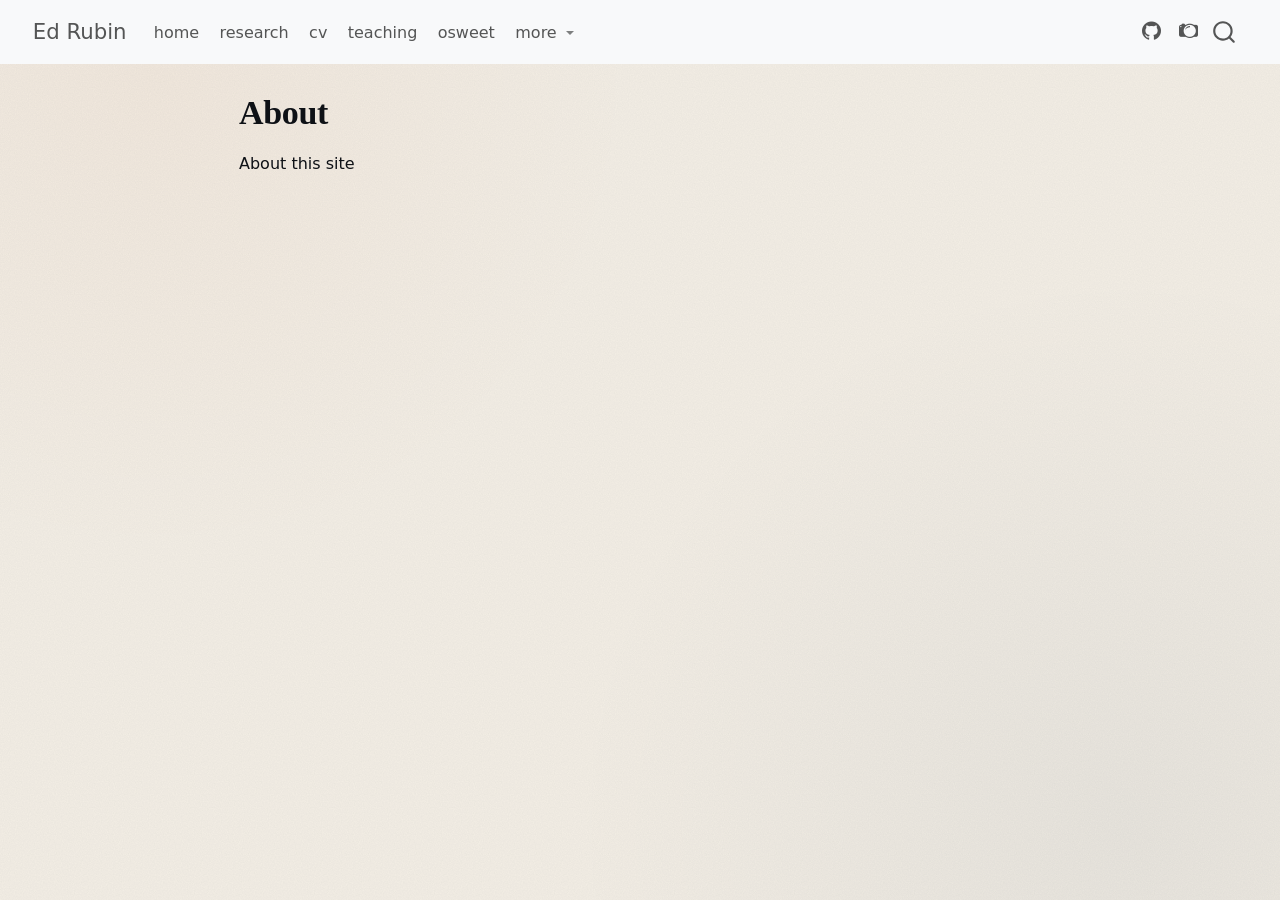
<file: about.html>
<!DOCTYPE html>
<html xmlns="http://www.w3.org/1999/xhtml" lang="en" xml:lang="en"><head>

<meta charset="utf-8">
<meta name="generator" content="quarto-1.8.25">

<meta name="viewport" content="width=device-width, initial-scale=1.0, user-scalable=yes">


<title>About – Ed Rubin</title>
<style>
code{white-space: pre-wrap;}
span.smallcaps{font-variant: small-caps;}
div.columns{display: flex; gap: min(4vw, 1.5em);}
div.column{flex: auto; overflow-x: auto;}
div.hanging-indent{margin-left: 1.5em; text-indent: -1.5em;}
ul.task-list{list-style: none;}
ul.task-list li input[type="checkbox"] {
  width: 0.8em;
  margin: 0 0.8em 0.2em -1em; /* quarto-specific, see https://github.com/quarto-dev/quarto-cli/issues/4556 */ 
  vertical-align: middle;
}
</style>


<script src="site_libs/quarto-nav/quarto-nav.js"></script>
<script src="site_libs/quarto-nav/headroom.min.js"></script>
<script src="site_libs/clipboard/clipboard.min.js"></script>
<script src="site_libs/quarto-search/autocomplete.umd.js"></script>
<script src="site_libs/quarto-search/fuse.min.js"></script>
<script src="site_libs/quarto-search/quarto-search.js"></script>
<meta name="quarto:offset" content="./">
<link href="./images/yellow-duck-512.png" rel="icon" type="image/png">
<script src="site_libs/quarto-html/quarto.js" type="module"></script>
<script src="site_libs/quarto-html/tabsets/tabsets.js" type="module"></script>
<script src="site_libs/quarto-html/axe/axe-check.js" type="module"></script>
<script src="site_libs/quarto-html/popper.min.js"></script>
<script src="site_libs/quarto-html/tippy.umd.min.js"></script>
<script src="site_libs/quarto-html/anchor.min.js"></script>
<link href="site_libs/quarto-html/tippy.css" rel="stylesheet">
<link href="site_libs/quarto-html/quarto-syntax-highlighting-7b89279ff1a6dce999919e0e67d4d9ec.css" rel="stylesheet" id="quarto-text-highlighting-styles">
<script src="site_libs/bootstrap/bootstrap.min.js"></script>
<link href="site_libs/bootstrap/bootstrap-icons.css" rel="stylesheet">
<link href="site_libs/bootstrap/bootstrap-5b4ad623e5705c0698d39aec6f10cf02.min.css" rel="stylesheet" append-hash="true" id="quarto-bootstrap" data-mode="light">
<script id="quarto-search-options" type="application/json">{
  "location": "navbar",
  "copy-button": false,
  "collapse-after": 3,
  "panel-placement": "end",
  "type": "overlay",
  "limit": 50,
  "keyboard-shortcut": [
    "f",
    "/",
    "s"
  ],
  "show-item-context": false,
  "language": {
    "search-no-results-text": "No results",
    "search-matching-documents-text": "matching documents",
    "search-copy-link-title": "Copy link to search",
    "search-hide-matches-text": "Hide additional matches",
    "search-more-match-text": "more match in this document",
    "search-more-matches-text": "more matches in this document",
    "search-clear-button-title": "Clear",
    "search-text-placeholder": "",
    "search-detached-cancel-button-title": "Cancel",
    "search-submit-button-title": "Submit",
    "search-label": "Search"
  }
}</script>


<link rel="stylesheet" href="styles.css">
</head>

<body class="nav-fixed fullcontent quarto-light">

<div id="quarto-search-results"></div>
  <header id="quarto-header" class="headroom fixed-top">
    <nav class="navbar navbar-expand-lg " data-bs-theme="dark">
      <div class="navbar-container container-fluid">
      <div class="navbar-brand-container mx-auto">
    <a href="./index.html" class="navbar-brand navbar-brand-logo">
    </a>
    <a class="navbar-brand" href="./index.html">
    <span class="navbar-title">Ed Rubin</span>
    </a>
  </div>
            <div id="quarto-search" class="" title="Search"></div>
          <button class="navbar-toggler" type="button" data-bs-toggle="collapse" data-bs-target="#navbarCollapse" aria-controls="navbarCollapse" role="menu" aria-expanded="false" aria-label="Toggle navigation" onclick="if (window.quartoToggleHeadroom) { window.quartoToggleHeadroom(); }">
  <span class="navbar-toggler-icon"></span>
</button>
          <div class="collapse navbar-collapse" id="navbarCollapse">
            <ul class="navbar-nav navbar-nav-scroll me-auto">
  <li class="nav-item">
    <a class="nav-link" href="./index.html"> 
<span class="menu-text">home</span></a>
  </li>  
  <li class="nav-item">
    <a class="nav-link" href="./research.html"> 
<span class="menu-text">research</span></a>
  </li>  
  <li class="nav-item">
    <a class="nav-link" href="./cv.html"> 
<span class="menu-text">cv</span></a>
  </li>  
  <li class="nav-item">
    <a class="nav-link" href="./teaching.html"> 
<span class="menu-text">teaching</span></a>
  </li>  
  <li class="nav-item">
    <a class="nav-link" href="./osweet.html"> 
<span class="menu-text">osweet</span></a>
  </li>  
  <li class="nav-item dropdown ">
    <a class="nav-link dropdown-toggle" href="#" id="nav-menu-more" role="link" data-bs-toggle="dropdown" aria-expanded="false">
 <span class="menu-text">more</span>
    </a>
    <ul class="dropdown-menu" aria-labelledby="nav-menu-more">    
        <li>
    <a class="dropdown-item" href="./bio.html">
 <span class="dropdown-text">bio</span></a>
  </li>  
        <li>
    <a class="dropdown-item" href="https://tweeds.io">
 <span class="dropdown-text">tweeds</span></a>
  </li>  
        <li>
    <a class="dropdown-item" href="./stuff.html">
 <span class="dropdown-text">stuff</span></a>
  </li>  
        <li>
    <a class="dropdown-item" href="./links.html">
 <span class="dropdown-text">links</span></a>
  </li>  
    </ul>
  </li>
</ul>
            <ul class="navbar-nav navbar-nav-scroll ms-auto">
  <li class="nav-item compact">
    <a class="nav-link" href="https://github.com/edrubin"> <i class="bi bi-github" role="img">
</i> 
<span class="menu-text"></span></a>
  </li>  
  <li class="nav-item compact">
    <a class="nav-link" href="./photos.html"> <i class="bi bi-camera2" role="img">
</i> 
<span class="menu-text"></span></a>
  </li>  
</ul>
          </div> <!-- /navcollapse -->
            <div class="quarto-navbar-tools">
</div>
      </div> <!-- /container-fluid -->
    </nav>
</header>
<!-- content -->
<div id="quarto-content" class="quarto-container page-columns page-rows-contents page-layout-article page-navbar">
<!-- sidebar -->
<!-- margin-sidebar -->
    
<!-- main -->
<main class="content" id="quarto-document-content">

<header id="title-block-header" class="quarto-title-block default">
<div class="quarto-title">
<h1 class="title">About</h1>
</div>



<div class="quarto-title-meta">

    
  
    
  </div>
  


</header>


<p>About this site</p>



</main> <!-- /main -->
<script id="quarto-html-after-body" type="application/javascript">
  window.document.addEventListener("DOMContentLoaded", function (event) {
    const icon = "";
    const anchorJS = new window.AnchorJS();
    anchorJS.options = {
      placement: 'right',
      icon: icon
    };
    anchorJS.add('.anchored');
    const isCodeAnnotation = (el) => {
      for (const clz of el.classList) {
        if (clz.startsWith('code-annotation-')) {                     
          return true;
        }
      }
      return false;
    }
    const onCopySuccess = function(e) {
      // button target
      const button = e.trigger;
      // don't keep focus
      button.blur();
      // flash "checked"
      button.classList.add('code-copy-button-checked');
      var currentTitle = button.getAttribute("title");
      button.setAttribute("title", "Copied!");
      let tooltip;
      if (window.bootstrap) {
        button.setAttribute("data-bs-toggle", "tooltip");
        button.setAttribute("data-bs-placement", "left");
        button.setAttribute("data-bs-title", "Copied!");
        tooltip = new bootstrap.Tooltip(button, 
          { trigger: "manual", 
            customClass: "code-copy-button-tooltip",
            offset: [0, -8]});
        tooltip.show();    
      }
      setTimeout(function() {
        if (tooltip) {
          tooltip.hide();
          button.removeAttribute("data-bs-title");
          button.removeAttribute("data-bs-toggle");
          button.removeAttribute("data-bs-placement");
        }
        button.setAttribute("title", currentTitle);
        button.classList.remove('code-copy-button-checked');
      }, 1000);
      // clear code selection
      e.clearSelection();
    }
    const getTextToCopy = function(trigger) {
      const outerScaffold = trigger.parentElement.cloneNode(true);
      const codeEl = outerScaffold.querySelector('code');
      for (const childEl of codeEl.children) {
        if (isCodeAnnotation(childEl)) {
          childEl.remove();
        }
      }
      return codeEl.innerText;
    }
    const clipboard = new window.ClipboardJS('.code-copy-button:not([data-in-quarto-modal])', {
      text: getTextToCopy
    });
    clipboard.on('success', onCopySuccess);
    if (window.document.getElementById('quarto-embedded-source-code-modal')) {
      const clipboardModal = new window.ClipboardJS('.code-copy-button[data-in-quarto-modal]', {
        text: getTextToCopy,
        container: window.document.getElementById('quarto-embedded-source-code-modal')
      });
      clipboardModal.on('success', onCopySuccess);
    }
      var localhostRegex = new RegExp(/^(?:http|https):\/\/localhost\:?[0-9]*\//);
      var mailtoRegex = new RegExp(/^mailto:/);
        var filterRegex = new RegExp('/' + window.location.host + '/');
      var isInternal = (href) => {
          return filterRegex.test(href) || localhostRegex.test(href) || mailtoRegex.test(href);
      }
      // Inspect non-navigation links and adorn them if external
     var links = window.document.querySelectorAll('a[href]:not(.nav-link):not(.navbar-brand):not(.toc-action):not(.sidebar-link):not(.sidebar-item-toggle):not(.pagination-link):not(.no-external):not([aria-hidden]):not(.dropdown-item):not(.quarto-navigation-tool):not(.about-link)');
      for (var i=0; i<links.length; i++) {
        const link = links[i];
        if (!isInternal(link.href)) {
          // undo the damage that might have been done by quarto-nav.js in the case of
          // links that we want to consider external
          if (link.dataset.originalHref !== undefined) {
            link.href = link.dataset.originalHref;
          }
        }
      }
    function tippyHover(el, contentFn, onTriggerFn, onUntriggerFn) {
      const config = {
        allowHTML: true,
        maxWidth: 500,
        delay: 100,
        arrow: false,
        appendTo: function(el) {
            return el.parentElement;
        },
        interactive: true,
        interactiveBorder: 10,
        theme: 'quarto',
        placement: 'bottom-start',
      };
      if (contentFn) {
        config.content = contentFn;
      }
      if (onTriggerFn) {
        config.onTrigger = onTriggerFn;
      }
      if (onUntriggerFn) {
        config.onUntrigger = onUntriggerFn;
      }
      window.tippy(el, config); 
    }
    const noterefs = window.document.querySelectorAll('a[role="doc-noteref"]');
    for (var i=0; i<noterefs.length; i++) {
      const ref = noterefs[i];
      tippyHover(ref, function() {
        // use id or data attribute instead here
        let href = ref.getAttribute('data-footnote-href') || ref.getAttribute('href');
        try { href = new URL(href).hash; } catch {}
        const id = href.replace(/^#\/?/, "");
        const note = window.document.getElementById(id);
        if (note) {
          return note.innerHTML;
        } else {
          return "";
        }
      });
    }
    const xrefs = window.document.querySelectorAll('a.quarto-xref');
    const processXRef = (id, note) => {
      // Strip column container classes
      const stripColumnClz = (el) => {
        el.classList.remove("page-full", "page-columns");
        if (el.children) {
          for (const child of el.children) {
            stripColumnClz(child);
          }
        }
      }
      stripColumnClz(note)
      if (id === null || id.startsWith('sec-')) {
        // Special case sections, only their first couple elements
        const container = document.createElement("div");
        if (note.children && note.children.length > 2) {
          container.appendChild(note.children[0].cloneNode(true));
          for (let i = 1; i < note.children.length; i++) {
            const child = note.children[i];
            if (child.tagName === "P" && child.innerText === "") {
              continue;
            } else {
              container.appendChild(child.cloneNode(true));
              break;
            }
          }
          if (window.Quarto?.typesetMath) {
            window.Quarto.typesetMath(container);
          }
          return container.innerHTML
        } else {
          if (window.Quarto?.typesetMath) {
            window.Quarto.typesetMath(note);
          }
          return note.innerHTML;
        }
      } else {
        // Remove any anchor links if they are present
        const anchorLink = note.querySelector('a.anchorjs-link');
        if (anchorLink) {
          anchorLink.remove();
        }
        if (window.Quarto?.typesetMath) {
          window.Quarto.typesetMath(note);
        }
        if (note.classList.contains("callout")) {
          return note.outerHTML;
        } else {
          return note.innerHTML;
        }
      }
    }
    for (var i=0; i<xrefs.length; i++) {
      const xref = xrefs[i];
      tippyHover(xref, undefined, function(instance) {
        instance.disable();
        let url = xref.getAttribute('href');
        let hash = undefined; 
        if (url.startsWith('#')) {
          hash = url;
        } else {
          try { hash = new URL(url).hash; } catch {}
        }
        if (hash) {
          const id = hash.replace(/^#\/?/, "");
          const note = window.document.getElementById(id);
          if (note !== null) {
            try {
              const html = processXRef(id, note.cloneNode(true));
              instance.setContent(html);
            } finally {
              instance.enable();
              instance.show();
            }
          } else {
            // See if we can fetch this
            fetch(url.split('#')[0])
            .then(res => res.text())
            .then(html => {
              const parser = new DOMParser();
              const htmlDoc = parser.parseFromString(html, "text/html");
              const note = htmlDoc.getElementById(id);
              if (note !== null) {
                const html = processXRef(id, note);
                instance.setContent(html);
              } 
            }).finally(() => {
              instance.enable();
              instance.show();
            });
          }
        } else {
          // See if we can fetch a full url (with no hash to target)
          // This is a special case and we should probably do some content thinning / targeting
          fetch(url)
          .then(res => res.text())
          .then(html => {
            const parser = new DOMParser();
            const htmlDoc = parser.parseFromString(html, "text/html");
            const note = htmlDoc.querySelector('main.content');
            if (note !== null) {
              // This should only happen for chapter cross references
              // (since there is no id in the URL)
              // remove the first header
              if (note.children.length > 0 && note.children[0].tagName === "HEADER") {
                note.children[0].remove();
              }
              const html = processXRef(null, note);
              instance.setContent(html);
            } 
          }).finally(() => {
            instance.enable();
            instance.show();
          });
        }
      }, function(instance) {
      });
    }
        let selectedAnnoteEl;
        const selectorForAnnotation = ( cell, annotation) => {
          let cellAttr = 'data-code-cell="' + cell + '"';
          let lineAttr = 'data-code-annotation="' +  annotation + '"';
          const selector = 'span[' + cellAttr + '][' + lineAttr + ']';
          return selector;
        }
        const selectCodeLines = (annoteEl) => {
          const doc = window.document;
          const targetCell = annoteEl.getAttribute("data-target-cell");
          const targetAnnotation = annoteEl.getAttribute("data-target-annotation");
          const annoteSpan = window.document.querySelector(selectorForAnnotation(targetCell, targetAnnotation));
          const lines = annoteSpan.getAttribute("data-code-lines").split(",");
          const lineIds = lines.map((line) => {
            return targetCell + "-" + line;
          })
          let top = null;
          let height = null;
          let parent = null;
          if (lineIds.length > 0) {
              //compute the position of the single el (top and bottom and make a div)
              const el = window.document.getElementById(lineIds[0]);
              top = el.offsetTop;
              height = el.offsetHeight;
              parent = el.parentElement.parentElement;
            if (lineIds.length > 1) {
              const lastEl = window.document.getElementById(lineIds[lineIds.length - 1]);
              const bottom = lastEl.offsetTop + lastEl.offsetHeight;
              height = bottom - top;
            }
            if (top !== null && height !== null && parent !== null) {
              // cook up a div (if necessary) and position it 
              let div = window.document.getElementById("code-annotation-line-highlight");
              if (div === null) {
                div = window.document.createElement("div");
                div.setAttribute("id", "code-annotation-line-highlight");
                div.style.position = 'absolute';
                parent.appendChild(div);
              }
              div.style.top = top - 2 + "px";
              div.style.height = height + 4 + "px";
              div.style.left = 0;
              let gutterDiv = window.document.getElementById("code-annotation-line-highlight-gutter");
              if (gutterDiv === null) {
                gutterDiv = window.document.createElement("div");
                gutterDiv.setAttribute("id", "code-annotation-line-highlight-gutter");
                gutterDiv.style.position = 'absolute';
                const codeCell = window.document.getElementById(targetCell);
                const gutter = codeCell.querySelector('.code-annotation-gutter');
                gutter.appendChild(gutterDiv);
              }
              gutterDiv.style.top = top - 2 + "px";
              gutterDiv.style.height = height + 4 + "px";
            }
            selectedAnnoteEl = annoteEl;
          }
        };
        const unselectCodeLines = () => {
          const elementsIds = ["code-annotation-line-highlight", "code-annotation-line-highlight-gutter"];
          elementsIds.forEach((elId) => {
            const div = window.document.getElementById(elId);
            if (div) {
              div.remove();
            }
          });
          selectedAnnoteEl = undefined;
        };
          // Handle positioning of the toggle
      window.addEventListener(
        "resize",
        throttle(() => {
          elRect = undefined;
          if (selectedAnnoteEl) {
            selectCodeLines(selectedAnnoteEl);
          }
        }, 10)
      );
      function throttle(fn, ms) {
      let throttle = false;
      let timer;
        return (...args) => {
          if(!throttle) { // first call gets through
              fn.apply(this, args);
              throttle = true;
          } else { // all the others get throttled
              if(timer) clearTimeout(timer); // cancel #2
              timer = setTimeout(() => {
                fn.apply(this, args);
                timer = throttle = false;
              }, ms);
          }
        };
      }
        // Attach click handler to the DT
        const annoteDls = window.document.querySelectorAll('dt[data-target-cell]');
        for (const annoteDlNode of annoteDls) {
          annoteDlNode.addEventListener('click', (event) => {
            const clickedEl = event.target;
            if (clickedEl !== selectedAnnoteEl) {
              unselectCodeLines();
              const activeEl = window.document.querySelector('dt[data-target-cell].code-annotation-active');
              if (activeEl) {
                activeEl.classList.remove('code-annotation-active');
              }
              selectCodeLines(clickedEl);
              clickedEl.classList.add('code-annotation-active');
            } else {
              // Unselect the line
              unselectCodeLines();
              clickedEl.classList.remove('code-annotation-active');
            }
          });
        }
    const findCites = (el) => {
      const parentEl = el.parentElement;
      if (parentEl) {
        const cites = parentEl.dataset.cites;
        if (cites) {
          return {
            el,
            cites: cites.split(' ')
          };
        } else {
          return findCites(el.parentElement)
        }
      } else {
        return undefined;
      }
    };
    var bibliorefs = window.document.querySelectorAll('a[role="doc-biblioref"]');
    for (var i=0; i<bibliorefs.length; i++) {
      const ref = bibliorefs[i];
      const citeInfo = findCites(ref);
      if (citeInfo) {
        tippyHover(citeInfo.el, function() {
          var popup = window.document.createElement('div');
          citeInfo.cites.forEach(function(cite) {
            var citeDiv = window.document.createElement('div');
            citeDiv.classList.add('hanging-indent');
            citeDiv.classList.add('csl-entry');
            var biblioDiv = window.document.getElementById('ref-' + cite);
            if (biblioDiv) {
              citeDiv.innerHTML = biblioDiv.innerHTML;
            }
            popup.appendChild(citeDiv);
          });
          return popup.innerHTML;
        });
      }
    }
  });
  </script>
</div> <!-- /content -->




</body></html>
</file>
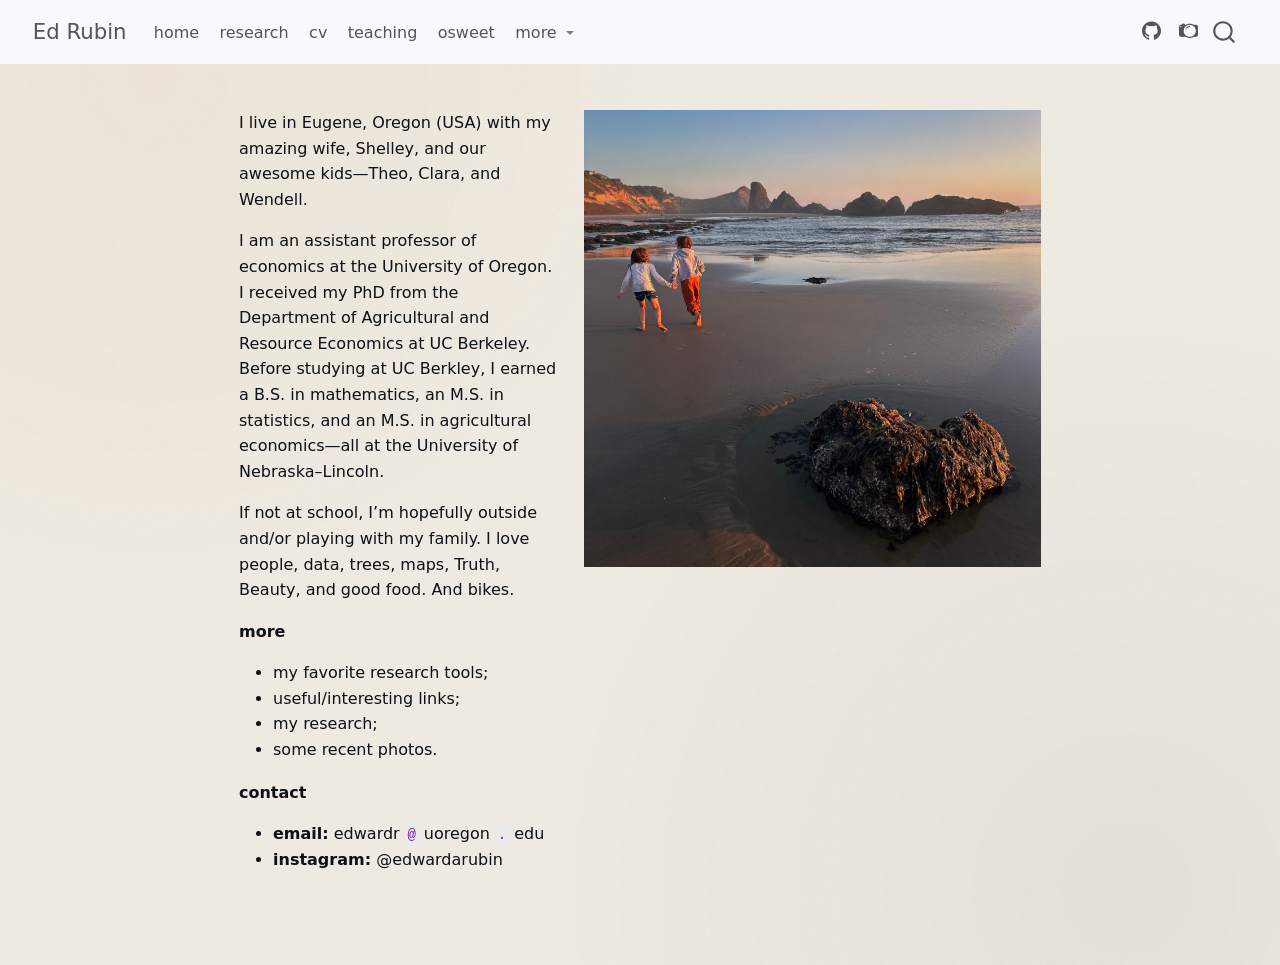
<file: bio.html>
<!DOCTYPE html>
<html xmlns="http://www.w3.org/1999/xhtml" lang="en" xml:lang="en"><head>

<meta charset="utf-8">
<meta name="generator" content="quarto-1.8.25">

<meta name="viewport" content="width=device-width, initial-scale=1.0, user-scalable=yes">


<title>bio – Ed Rubin</title>
<style>
code{white-space: pre-wrap;}
span.smallcaps{font-variant: small-caps;}
div.columns{display: flex; gap: min(4vw, 1.5em);}
div.column{flex: auto; overflow-x: auto;}
div.hanging-indent{margin-left: 1.5em; text-indent: -1.5em;}
ul.task-list{list-style: none;}
ul.task-list li input[type="checkbox"] {
  width: 0.8em;
  margin: 0 0.8em 0.2em -1em; /* quarto-specific, see https://github.com/quarto-dev/quarto-cli/issues/4556 */ 
  vertical-align: middle;
}
</style>


<script src="site_libs/quarto-nav/quarto-nav.js"></script>
<script src="site_libs/quarto-nav/headroom.min.js"></script>
<script src="site_libs/clipboard/clipboard.min.js"></script>
<script src="site_libs/quarto-search/autocomplete.umd.js"></script>
<script src="site_libs/quarto-search/fuse.min.js"></script>
<script src="site_libs/quarto-search/quarto-search.js"></script>
<meta name="quarto:offset" content="./">
<link href="./images/yellow-duck-512.png" rel="icon" type="image/png">
<script src="site_libs/quarto-html/quarto.js" type="module"></script>
<script src="site_libs/quarto-html/tabsets/tabsets.js" type="module"></script>
<script src="site_libs/quarto-html/axe/axe-check.js" type="module"></script>
<script src="site_libs/quarto-html/popper.min.js"></script>
<script src="site_libs/quarto-html/tippy.umd.min.js"></script>
<script src="site_libs/quarto-html/anchor.min.js"></script>
<link href="site_libs/quarto-html/tippy.css" rel="stylesheet">
<link href="site_libs/quarto-html/quarto-syntax-highlighting-7b89279ff1a6dce999919e0e67d4d9ec.css" rel="stylesheet" id="quarto-text-highlighting-styles">
<script src="site_libs/bootstrap/bootstrap.min.js"></script>
<link href="site_libs/bootstrap/bootstrap-icons.css" rel="stylesheet">
<link href="site_libs/bootstrap/bootstrap-5b4ad623e5705c0698d39aec6f10cf02.min.css" rel="stylesheet" append-hash="true" id="quarto-bootstrap" data-mode="light">
<script src="site_libs/quarto-contrib/glightbox/glightbox.min.js"></script>
<link href="site_libs/quarto-contrib/glightbox/glightbox.min.css" rel="stylesheet">
<link href="site_libs/quarto-contrib/glightbox/lightbox.css" rel="stylesheet">
<script id="quarto-search-options" type="application/json">{
  "location": "navbar",
  "copy-button": false,
  "collapse-after": 3,
  "panel-placement": "end",
  "type": "overlay",
  "limit": 50,
  "keyboard-shortcut": [
    "f",
    "/",
    "s"
  ],
  "show-item-context": false,
  "language": {
    "search-no-results-text": "No results",
    "search-matching-documents-text": "matching documents",
    "search-copy-link-title": "Copy link to search",
    "search-hide-matches-text": "Hide additional matches",
    "search-more-match-text": "more match in this document",
    "search-more-matches-text": "more matches in this document",
    "search-clear-button-title": "Clear",
    "search-text-placeholder": "",
    "search-detached-cancel-button-title": "Cancel",
    "search-submit-button-title": "Submit",
    "search-label": "Search"
  }
}</script>


<link rel="stylesheet" href="styles.css">
</head>

<body class="nav-fixed fullcontent quarto-light">

<div id="quarto-search-results"></div>
  <header id="quarto-header" class="headroom fixed-top">
    <nav class="navbar navbar-expand-lg " data-bs-theme="dark">
      <div class="navbar-container container-fluid">
      <div class="navbar-brand-container mx-auto">
    <a href="./index.html" class="navbar-brand navbar-brand-logo">
    </a>
    <a class="navbar-brand" href="./index.html">
    <span class="navbar-title">Ed Rubin</span>
    </a>
  </div>
            <div id="quarto-search" class="" title="Search"></div>
          <button class="navbar-toggler" type="button" data-bs-toggle="collapse" data-bs-target="#navbarCollapse" aria-controls="navbarCollapse" role="menu" aria-expanded="false" aria-label="Toggle navigation" onclick="if (window.quartoToggleHeadroom) { window.quartoToggleHeadroom(); }">
  <span class="navbar-toggler-icon"></span>
</button>
          <div class="collapse navbar-collapse" id="navbarCollapse">
            <ul class="navbar-nav navbar-nav-scroll me-auto">
  <li class="nav-item">
    <a class="nav-link" href="./index.html"> 
<span class="menu-text">home</span></a>
  </li>  
  <li class="nav-item">
    <a class="nav-link" href="./research.html"> 
<span class="menu-text">research</span></a>
  </li>  
  <li class="nav-item">
    <a class="nav-link" href="./cv.html"> 
<span class="menu-text">cv</span></a>
  </li>  
  <li class="nav-item">
    <a class="nav-link" href="./teaching.html"> 
<span class="menu-text">teaching</span></a>
  </li>  
  <li class="nav-item">
    <a class="nav-link" href="./osweet.html"> 
<span class="menu-text">osweet</span></a>
  </li>  
  <li class="nav-item dropdown ">
    <a class="nav-link dropdown-toggle" href="#" id="nav-menu-more" role="link" data-bs-toggle="dropdown" aria-expanded="false">
 <span class="menu-text">more</span>
    </a>
    <ul class="dropdown-menu" aria-labelledby="nav-menu-more">    
        <li>
    <a class="dropdown-item" href="./bio.html">
 <span class="dropdown-text">bio</span></a>
  </li>  
        <li>
    <a class="dropdown-item" href="https://tweeds.io">
 <span class="dropdown-text">tweeds</span></a>
  </li>  
        <li>
    <a class="dropdown-item" href="./stuff.html">
 <span class="dropdown-text">stuff</span></a>
  </li>  
        <li>
    <a class="dropdown-item" href="./links.html">
 <span class="dropdown-text">links</span></a>
  </li>  
    </ul>
  </li>
</ul>
            <ul class="navbar-nav navbar-nav-scroll ms-auto">
  <li class="nav-item compact">
    <a class="nav-link" href="https://github.com/edrubin"> <i class="bi bi-github" role="img">
</i> 
<span class="menu-text"></span></a>
  </li>  
  <li class="nav-item compact">
    <a class="nav-link" href="./photos.html"> <i class="bi bi-camera2" role="img">
</i> 
<span class="menu-text"></span></a>
  </li>  
</ul>
          </div> <!-- /navcollapse -->
            <div class="quarto-navbar-tools">
</div>
      </div> <!-- /container-fluid -->
    </nav>
</header>
<!-- content -->
<div id="quarto-content" class="quarto-container page-columns page-rows-contents page-layout-article page-navbar">
<!-- sidebar -->
<!-- margin-sidebar -->
    
<!-- main -->
<main class="content" id="quarto-document-content"><header id="title-block-header" class="quarto-title-block"></header>




<div class="grid" style="--bs-columns: 12;">
<div class="g-col-12 g-col-md-5">
<p>I live in Eugene, Oregon (USA) with my amazing wife, <a href="http://yourwritinghelper.com">Shelley</a>, and our awesome kids—Theo, Clara, and Wendell.</p>
<p>I am an assistant professor of economics at the University of Oregon. I received my PhD from the Department of Agricultural and Resource Economics at UC Berkeley. Before studying at UC Berkley, I earned a B.S. in mathematics, an M.S. in statistics, and an M.S. in agricultural economics—all at the University of Nebraska–Lincoln.</p>
<p>If not at school, I’m hopefully outside and/or playing with my family. I love people, data, trees, maps, Truth, Beauty, and good food. And bikes.</p>
<p><strong>more</strong></p>
<ul>
<li><a href="tools.html">my favorite research tools</a>;</li>
<li><a href="stuff.html">useful/interesting links</a>; <!-- - [a few blog posts](blog.html); --></li>
<li><a href="research.html">my research</a>;</li>
<li><a href="https://instagram.com/edwardarubin/">some recent photos</a>.</li>
</ul>
<p><strong>contact</strong></p>
<ul>
<li><strong>email:</strong> edwardr <code>@</code> uoregon <code>.</code> edu</li>
<li><strong>instagram:</strong> <a href="https://instagram.com/edwardarubin/">@edwardarubin</a></li>
</ul>
</div>
<div class="g-col-12 g-col-md-7">
<p><a href="photos/kids.png" class="lightbox" data-gallery="quarto-lightbox-gallery-1"><img src="photos/kids.png" class="img-fluid"></a></p>
</div>
</div>



</main> <!-- /main -->
<script id="quarto-html-after-body" type="application/javascript">
  window.document.addEventListener("DOMContentLoaded", function (event) {
    const icon = "";
    const anchorJS = new window.AnchorJS();
    anchorJS.options = {
      placement: 'right',
      icon: icon
    };
    anchorJS.add('.anchored');
    const isCodeAnnotation = (el) => {
      for (const clz of el.classList) {
        if (clz.startsWith('code-annotation-')) {                     
          return true;
        }
      }
      return false;
    }
    const onCopySuccess = function(e) {
      // button target
      const button = e.trigger;
      // don't keep focus
      button.blur();
      // flash "checked"
      button.classList.add('code-copy-button-checked');
      var currentTitle = button.getAttribute("title");
      button.setAttribute("title", "Copied!");
      let tooltip;
      if (window.bootstrap) {
        button.setAttribute("data-bs-toggle", "tooltip");
        button.setAttribute("data-bs-placement", "left");
        button.setAttribute("data-bs-title", "Copied!");
        tooltip = new bootstrap.Tooltip(button, 
          { trigger: "manual", 
            customClass: "code-copy-button-tooltip",
            offset: [0, -8]});
        tooltip.show();    
      }
      setTimeout(function() {
        if (tooltip) {
          tooltip.hide();
          button.removeAttribute("data-bs-title");
          button.removeAttribute("data-bs-toggle");
          button.removeAttribute("data-bs-placement");
        }
        button.setAttribute("title", currentTitle);
        button.classList.remove('code-copy-button-checked');
      }, 1000);
      // clear code selection
      e.clearSelection();
    }
    const getTextToCopy = function(trigger) {
      const outerScaffold = trigger.parentElement.cloneNode(true);
      const codeEl = outerScaffold.querySelector('code');
      for (const childEl of codeEl.children) {
        if (isCodeAnnotation(childEl)) {
          childEl.remove();
        }
      }
      return codeEl.innerText;
    }
    const clipboard = new window.ClipboardJS('.code-copy-button:not([data-in-quarto-modal])', {
      text: getTextToCopy
    });
    clipboard.on('success', onCopySuccess);
    if (window.document.getElementById('quarto-embedded-source-code-modal')) {
      const clipboardModal = new window.ClipboardJS('.code-copy-button[data-in-quarto-modal]', {
        text: getTextToCopy,
        container: window.document.getElementById('quarto-embedded-source-code-modal')
      });
      clipboardModal.on('success', onCopySuccess);
    }
      var localhostRegex = new RegExp(/^(?:http|https):\/\/localhost\:?[0-9]*\//);
      var mailtoRegex = new RegExp(/^mailto:/);
        var filterRegex = new RegExp('/' + window.location.host + '/');
      var isInternal = (href) => {
          return filterRegex.test(href) || localhostRegex.test(href) || mailtoRegex.test(href);
      }
      // Inspect non-navigation links and adorn them if external
     var links = window.document.querySelectorAll('a[href]:not(.nav-link):not(.navbar-brand):not(.toc-action):not(.sidebar-link):not(.sidebar-item-toggle):not(.pagination-link):not(.no-external):not([aria-hidden]):not(.dropdown-item):not(.quarto-navigation-tool):not(.about-link)');
      for (var i=0; i<links.length; i++) {
        const link = links[i];
        if (!isInternal(link.href)) {
          // undo the damage that might have been done by quarto-nav.js in the case of
          // links that we want to consider external
          if (link.dataset.originalHref !== undefined) {
            link.href = link.dataset.originalHref;
          }
        }
      }
    function tippyHover(el, contentFn, onTriggerFn, onUntriggerFn) {
      const config = {
        allowHTML: true,
        maxWidth: 500,
        delay: 100,
        arrow: false,
        appendTo: function(el) {
            return el.parentElement;
        },
        interactive: true,
        interactiveBorder: 10,
        theme: 'quarto',
        placement: 'bottom-start',
      };
      if (contentFn) {
        config.content = contentFn;
      }
      if (onTriggerFn) {
        config.onTrigger = onTriggerFn;
      }
      if (onUntriggerFn) {
        config.onUntrigger = onUntriggerFn;
      }
      window.tippy(el, config); 
    }
    const noterefs = window.document.querySelectorAll('a[role="doc-noteref"]');
    for (var i=0; i<noterefs.length; i++) {
      const ref = noterefs[i];
      tippyHover(ref, function() {
        // use id or data attribute instead here
        let href = ref.getAttribute('data-footnote-href') || ref.getAttribute('href');
        try { href = new URL(href).hash; } catch {}
        const id = href.replace(/^#\/?/, "");
        const note = window.document.getElementById(id);
        if (note) {
          return note.innerHTML;
        } else {
          return "";
        }
      });
    }
    const xrefs = window.document.querySelectorAll('a.quarto-xref');
    const processXRef = (id, note) => {
      // Strip column container classes
      const stripColumnClz = (el) => {
        el.classList.remove("page-full", "page-columns");
        if (el.children) {
          for (const child of el.children) {
            stripColumnClz(child);
          }
        }
      }
      stripColumnClz(note)
      if (id === null || id.startsWith('sec-')) {
        // Special case sections, only their first couple elements
        const container = document.createElement("div");
        if (note.children && note.children.length > 2) {
          container.appendChild(note.children[0].cloneNode(true));
          for (let i = 1; i < note.children.length; i++) {
            const child = note.children[i];
            if (child.tagName === "P" && child.innerText === "") {
              continue;
            } else {
              container.appendChild(child.cloneNode(true));
              break;
            }
          }
          if (window.Quarto?.typesetMath) {
            window.Quarto.typesetMath(container);
          }
          return container.innerHTML
        } else {
          if (window.Quarto?.typesetMath) {
            window.Quarto.typesetMath(note);
          }
          return note.innerHTML;
        }
      } else {
        // Remove any anchor links if they are present
        const anchorLink = note.querySelector('a.anchorjs-link');
        if (anchorLink) {
          anchorLink.remove();
        }
        if (window.Quarto?.typesetMath) {
          window.Quarto.typesetMath(note);
        }
        if (note.classList.contains("callout")) {
          return note.outerHTML;
        } else {
          return note.innerHTML;
        }
      }
    }
    for (var i=0; i<xrefs.length; i++) {
      const xref = xrefs[i];
      tippyHover(xref, undefined, function(instance) {
        instance.disable();
        let url = xref.getAttribute('href');
        let hash = undefined; 
        if (url.startsWith('#')) {
          hash = url;
        } else {
          try { hash = new URL(url).hash; } catch {}
        }
        if (hash) {
          const id = hash.replace(/^#\/?/, "");
          const note = window.document.getElementById(id);
          if (note !== null) {
            try {
              const html = processXRef(id, note.cloneNode(true));
              instance.setContent(html);
            } finally {
              instance.enable();
              instance.show();
            }
          } else {
            // See if we can fetch this
            fetch(url.split('#')[0])
            .then(res => res.text())
            .then(html => {
              const parser = new DOMParser();
              const htmlDoc = parser.parseFromString(html, "text/html");
              const note = htmlDoc.getElementById(id);
              if (note !== null) {
                const html = processXRef(id, note);
                instance.setContent(html);
              } 
            }).finally(() => {
              instance.enable();
              instance.show();
            });
          }
        } else {
          // See if we can fetch a full url (with no hash to target)
          // This is a special case and we should probably do some content thinning / targeting
          fetch(url)
          .then(res => res.text())
          .then(html => {
            const parser = new DOMParser();
            const htmlDoc = parser.parseFromString(html, "text/html");
            const note = htmlDoc.querySelector('main.content');
            if (note !== null) {
              // This should only happen for chapter cross references
              // (since there is no id in the URL)
              // remove the first header
              if (note.children.length > 0 && note.children[0].tagName === "HEADER") {
                note.children[0].remove();
              }
              const html = processXRef(null, note);
              instance.setContent(html);
            } 
          }).finally(() => {
            instance.enable();
            instance.show();
          });
        }
      }, function(instance) {
      });
    }
        let selectedAnnoteEl;
        const selectorForAnnotation = ( cell, annotation) => {
          let cellAttr = 'data-code-cell="' + cell + '"';
          let lineAttr = 'data-code-annotation="' +  annotation + '"';
          const selector = 'span[' + cellAttr + '][' + lineAttr + ']';
          return selector;
        }
        const selectCodeLines = (annoteEl) => {
          const doc = window.document;
          const targetCell = annoteEl.getAttribute("data-target-cell");
          const targetAnnotation = annoteEl.getAttribute("data-target-annotation");
          const annoteSpan = window.document.querySelector(selectorForAnnotation(targetCell, targetAnnotation));
          const lines = annoteSpan.getAttribute("data-code-lines").split(",");
          const lineIds = lines.map((line) => {
            return targetCell + "-" + line;
          })
          let top = null;
          let height = null;
          let parent = null;
          if (lineIds.length > 0) {
              //compute the position of the single el (top and bottom and make a div)
              const el = window.document.getElementById(lineIds[0]);
              top = el.offsetTop;
              height = el.offsetHeight;
              parent = el.parentElement.parentElement;
            if (lineIds.length > 1) {
              const lastEl = window.document.getElementById(lineIds[lineIds.length - 1]);
              const bottom = lastEl.offsetTop + lastEl.offsetHeight;
              height = bottom - top;
            }
            if (top !== null && height !== null && parent !== null) {
              // cook up a div (if necessary) and position it 
              let div = window.document.getElementById("code-annotation-line-highlight");
              if (div === null) {
                div = window.document.createElement("div");
                div.setAttribute("id", "code-annotation-line-highlight");
                div.style.position = 'absolute';
                parent.appendChild(div);
              }
              div.style.top = top - 2 + "px";
              div.style.height = height + 4 + "px";
              div.style.left = 0;
              let gutterDiv = window.document.getElementById("code-annotation-line-highlight-gutter");
              if (gutterDiv === null) {
                gutterDiv = window.document.createElement("div");
                gutterDiv.setAttribute("id", "code-annotation-line-highlight-gutter");
                gutterDiv.style.position = 'absolute';
                const codeCell = window.document.getElementById(targetCell);
                const gutter = codeCell.querySelector('.code-annotation-gutter');
                gutter.appendChild(gutterDiv);
              }
              gutterDiv.style.top = top - 2 + "px";
              gutterDiv.style.height = height + 4 + "px";
            }
            selectedAnnoteEl = annoteEl;
          }
        };
        const unselectCodeLines = () => {
          const elementsIds = ["code-annotation-line-highlight", "code-annotation-line-highlight-gutter"];
          elementsIds.forEach((elId) => {
            const div = window.document.getElementById(elId);
            if (div) {
              div.remove();
            }
          });
          selectedAnnoteEl = undefined;
        };
          // Handle positioning of the toggle
      window.addEventListener(
        "resize",
        throttle(() => {
          elRect = undefined;
          if (selectedAnnoteEl) {
            selectCodeLines(selectedAnnoteEl);
          }
        }, 10)
      );
      function throttle(fn, ms) {
      let throttle = false;
      let timer;
        return (...args) => {
          if(!throttle) { // first call gets through
              fn.apply(this, args);
              throttle = true;
          } else { // all the others get throttled
              if(timer) clearTimeout(timer); // cancel #2
              timer = setTimeout(() => {
                fn.apply(this, args);
                timer = throttle = false;
              }, ms);
          }
        };
      }
        // Attach click handler to the DT
        const annoteDls = window.document.querySelectorAll('dt[data-target-cell]');
        for (const annoteDlNode of annoteDls) {
          annoteDlNode.addEventListener('click', (event) => {
            const clickedEl = event.target;
            if (clickedEl !== selectedAnnoteEl) {
              unselectCodeLines();
              const activeEl = window.document.querySelector('dt[data-target-cell].code-annotation-active');
              if (activeEl) {
                activeEl.classList.remove('code-annotation-active');
              }
              selectCodeLines(clickedEl);
              clickedEl.classList.add('code-annotation-active');
            } else {
              // Unselect the line
              unselectCodeLines();
              clickedEl.classList.remove('code-annotation-active');
            }
          });
        }
    const findCites = (el) => {
      const parentEl = el.parentElement;
      if (parentEl) {
        const cites = parentEl.dataset.cites;
        if (cites) {
          return {
            el,
            cites: cites.split(' ')
          };
        } else {
          return findCites(el.parentElement)
        }
      } else {
        return undefined;
      }
    };
    var bibliorefs = window.document.querySelectorAll('a[role="doc-biblioref"]');
    for (var i=0; i<bibliorefs.length; i++) {
      const ref = bibliorefs[i];
      const citeInfo = findCites(ref);
      if (citeInfo) {
        tippyHover(citeInfo.el, function() {
          var popup = window.document.createElement('div');
          citeInfo.cites.forEach(function(cite) {
            var citeDiv = window.document.createElement('div');
            citeDiv.classList.add('hanging-indent');
            citeDiv.classList.add('csl-entry');
            var biblioDiv = window.document.getElementById('ref-' + cite);
            if (biblioDiv) {
              citeDiv.innerHTML = biblioDiv.innerHTML;
            }
            popup.appendChild(citeDiv);
          });
          return popup.innerHTML;
        });
      }
    }
  });
  </script>
</div> <!-- /content -->
<script>var lightboxQuarto = GLightbox({"closeEffect":"zoom","descPosition":"bottom","loop":false,"openEffect":"zoom","selector":".lightbox"});
(function() {
  let previousOnload = window.onload;
  window.onload = () => {
    if (previousOnload) {
      previousOnload();
    }
    lightboxQuarto.on('slide_before_load', (data) => {
      const { slideIndex, slideNode, slideConfig, player, trigger } = data;
      const href = trigger.getAttribute('href');
      if (href !== null) {
        const imgEl = window.document.querySelector(`a[href="${href}"] img`);
        if (imgEl !== null) {
          const srcAttr = imgEl.getAttribute("src");
          if (srcAttr && srcAttr.startsWith("data:")) {
            slideConfig.href = srcAttr;
          }
        }
      } 
    });
  
    lightboxQuarto.on('slide_after_load', (data) => {
      const { slideIndex, slideNode, slideConfig, player, trigger } = data;
      if (window.Quarto?.typesetMath) {
        window.Quarto.typesetMath(slideNode);
      }
    });
  
  };
  
})();
          </script>




</body></html>
</file>
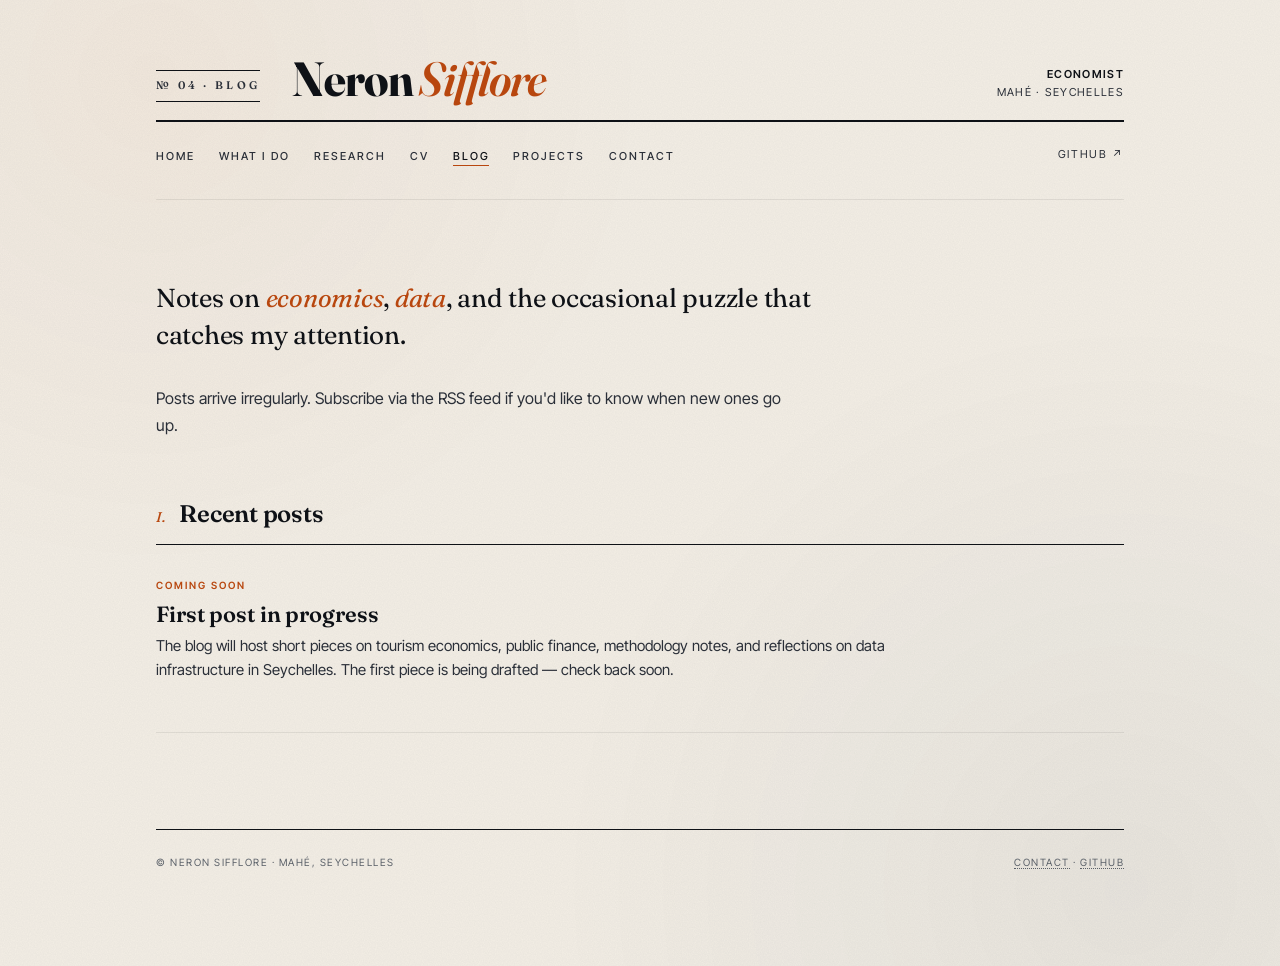
<file: blog.html>
<!doctype html>
<html lang="en">
<head>
    <link rel="icon" type="image/svg+xml" href="favicon.svg">
  <meta charset="utf-8">
  <meta name="viewport" content="width=device-width, initial-scale=1">
  <title>Blog — Neron Sifflore</title>
  <link rel="preconnect" href="https://fonts.googleapis.com">
  <link rel="preconnect" href="https://fonts.gstatic.com" crossorigin>
  <link href="https://fonts.googleapis.com/css2?family=Fraunces:opsz,wght@9..144,400;9..144,500;9..144,600;9..144,700;9..144,800&family=Inter+Tight:wght@300;400;500;600;700&family=JetBrains+Mono:wght@400;500&display=swap" rel="stylesheet">
  <link rel="stylesheet" href="styles.css">
</head>
<body>

<script>document.body.classList.add('js-loaded');</script>

<div class="page">

  <!-- ============== MASTHEAD ============== -->
  <header class="mast reveal r1">
    <div class="crest">№&nbsp;04&nbsp;·&nbsp;BLOG</div>
    <div>
      <h1>Neron <em>Sifflore</em></h1>
    </div>
    <div class="meta">
      <div><b>Economist</b></div>
      <div>Mahé · Seychelles</div>
    </div>
  </header>

  <!-- ============== NAV ============== -->
  <nav class="nav reveal r2">
    <ul class="nav-links">
      <li><a href="index.html">Home</a></li>
      <li><a href="what-i-do.html">What I do</a></li>
      <li><a href="research.html">Research</a></li>
      <li><a href="cv.pdf">CV</a></li>
      <li><a href="blog.html" class="active">Blog</a></li>
      <li><a href="projects.html">Projects</a></li>
      <li><a href="contact.html">Contact</a></li>
    </ul>
    <div class="nav-right">
      <a href="https://github.com/Nts4real" target="_blank" rel="noopener">GitHub ↗</a>
    </div>
  </nav>

  <!-- ============== INTRO ============== -->
  <section class="intro reveal r3">
    <p class="lede">
      Notes on <em>economics</em>, <em>data</em>, and the occasional puzzle that catches my attention.
    </p>
    <p>Posts arrive irregularly. Subscribe via the RSS feed if you'd like to know when new ones go up.</p>
  </section>

  <!-- ============== POSTS ============== -->
  <div class="sec-label reveal r4">
    <span class="num">I.</span>
    <h2>Recent posts</h2>
  </div>

  <article class="paper">
    <div class="paper-tag">Coming soon</div>
    <span class="paper-title">First post in progress</span>
    <p class="abstract">
      The blog will host short pieces on tourism economics, public finance, methodology notes, and reflections on data infrastructure in Seychelles. The first piece is being drafted — check back soon.
    </p>
  </article>

  <!-- ============== COLOPHON ============== -->
  <footer class="colophon">
    <span>© Neron Sifflore · Mahé, Seychelles</span>
    <span class="right"><a href="contact.html">Contact</a> · <a href="https://github.com/Nts4real">GitHub</a></span>
  </footer>

</div>

</body>
</html>
</file>
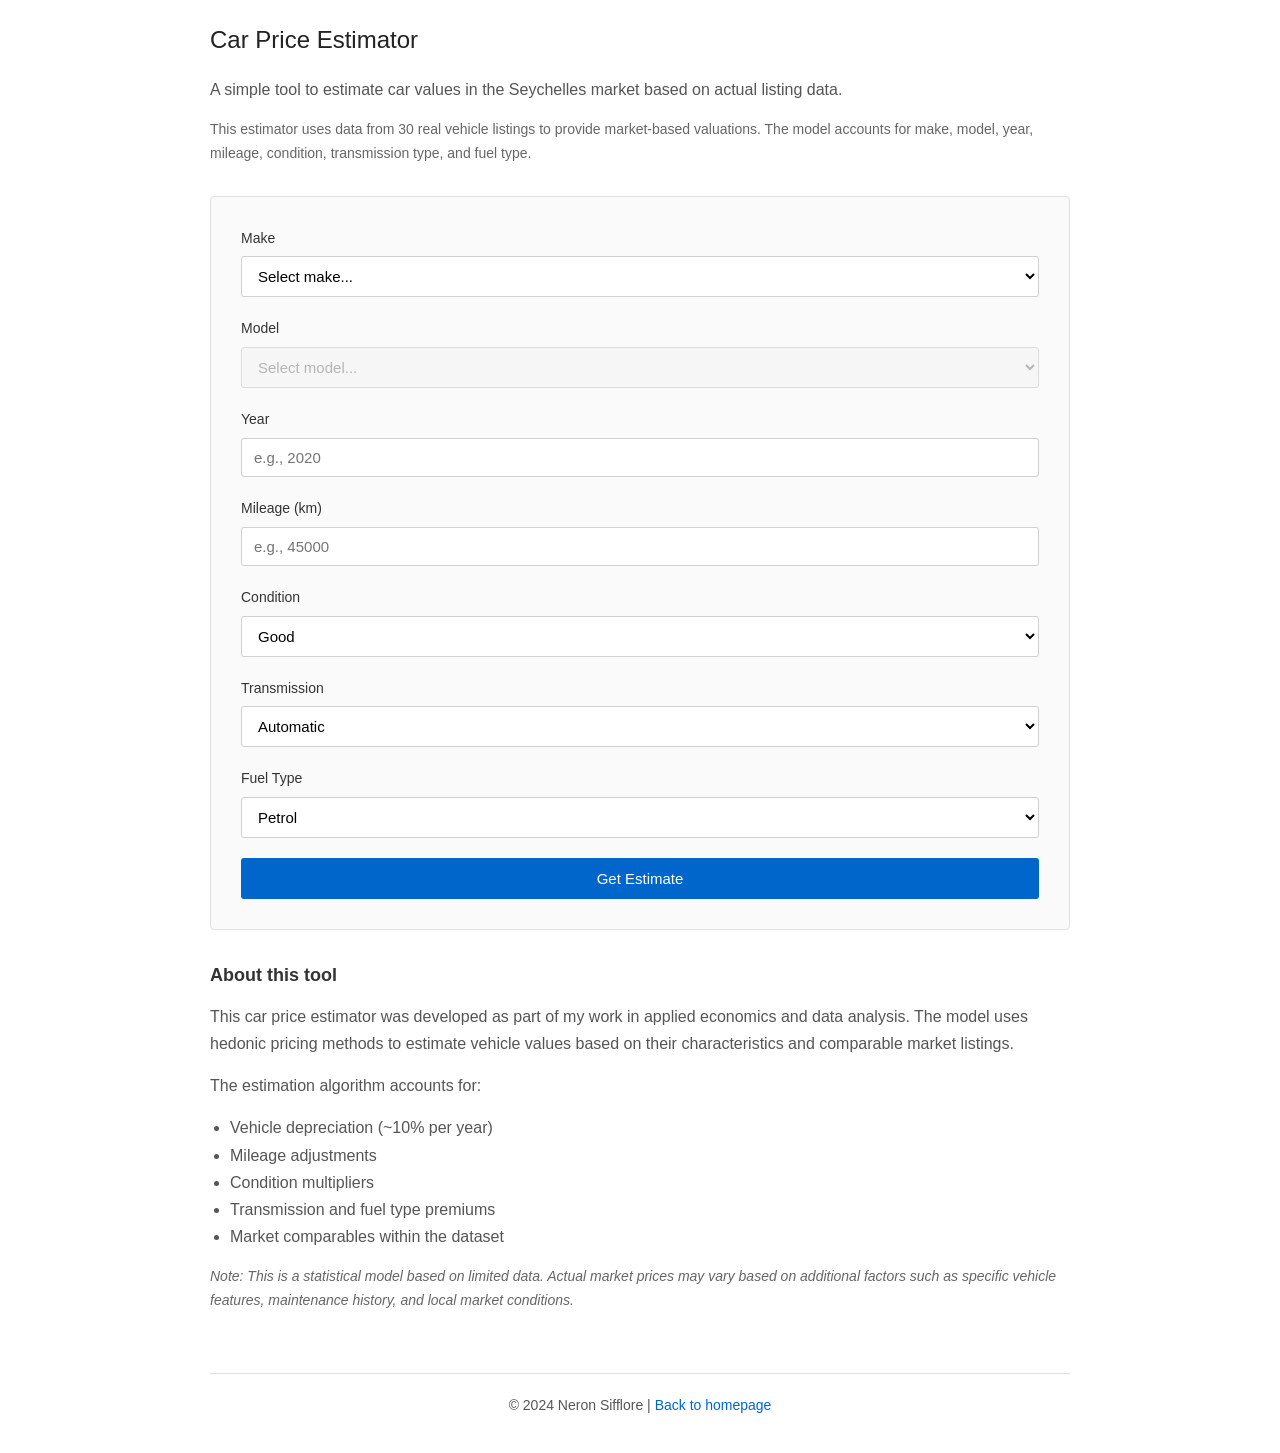
<file: car.html>
<!DOCTYPE html>
<html xmlns="http://www.w3.org/1999/xhtml" lang="en" xml:lang="en">
<head>
    <meta charset="UTF-8">
    <meta name="viewport" content="width=device-width, initial-scale=1.0">
    <title>Car Price Estimator - Neron Sifflore</title>
    <style>
        /* Ed Rubin minimal style */
        * {
            margin: 0;
            padding: 0;
            box-sizing: border-box;
        }
        
        body {
            font-family: -apple-system, BlinkMacSystemFont, 'Segoe UI', Roboto, 'Helvetica Neue', Arial, sans-serif;
            font-size: 16px;
            line-height: 1.7;
            color: #333;
            max-width: 900px;
            margin: 0 auto;
            padding: 20px;
            background: white;
        }

        /* Navigation - matching your main site */
        nav {
            border-bottom: 1px solid #e0e0e0;
            margin-bottom: 40px;
            padding-bottom: 15px;
            display: flex;
            justify-content: space-between;
            align-items: center;
            flex-wrap: wrap;
        }

        .nav-brand {
            font-weight: 500;
            font-size: 18px;
            color: #333;
            text-decoration: none;
            margin-right: 40px;
        }

        .nav-links {
            display: flex;
            gap: 25px;
            list-style: none;
            flex-wrap: wrap;
            align-items: center;
        }

        .nav-links a {
            color: #555;
            text-decoration: none;
            font-size: 15px;
        }

        .nav-links a:hover {
            color: #000;
            text-decoration: underline;
        }

        /* Main content */
        h1 {
            font-size: 24px;
            font-weight: 500;
            margin-bottom: 15px;
            color: #222;
        }

        h3 {
            font-size: 18px;
            font-weight: 600;
            margin-top: 25px;
            margin-bottom: 12px;
            color: #333;
        }

        p {
            margin-bottom: 15px;
            color: #555;
        }

        a {
            color: #0066cc;
            text-decoration: none;
        }

        a:hover {
            text-decoration: underline;
        }

        /* Form styling - clean and minimal */
        .form-container {
            margin: 30px 0;
            padding: 30px;
            background: #fafafa;
            border: 1px solid #e0e0e0;
            border-radius: 4px;
        }

        .form-group {
            margin-bottom: 20px;
        }

        label {
            display: block;
            font-size: 14px;
            font-weight: 500;
            color: #333;
            margin-bottom: 6px;
        }

        input, select {
            width: 100%;
            padding: 10px 12px;
            border: 1px solid #d0d0d0;
            border-radius: 3px;
            font-size: 15px;
            font-family: inherit;
            background: white;
        }

        input:focus, select:focus {
            outline: none;
            border-color: #0066cc;
        }

        select:disabled {
            background-color: #f5f5f5;
            color: #999;
        }

        button {
            width: 100%;
            background: #0066cc;
            color: white;
            font-weight: 500;
            padding: 12px 20px;
            border-radius: 3px;
            border: none;
            cursor: pointer;
            font-size: 15px;
            transition: background 0.2s;
            font-family: inherit;
        }

        button:hover:not(:disabled) {
            background: #0052a3;
        }

        button:disabled {
            background: #999;
            cursor: not-allowed;
        }

        /* Results - minimal styling */
        .result-container {
            margin-top: 30px;
            padding: 25px;
            background: #f9f9f9;
            border: 1px solid #e0e0e0;
            border-radius: 4px;
        }

        .result-title {
            font-size: 18px;
            font-weight: 600;
            color: #333;
            margin-bottom: 15px;
        }

        .price-main {
            font-size: 36px;
            font-weight: 500;
            color: #0066cc;
            margin-bottom: 8px;
        }

        .price-range {
            color: #666;
            font-size: 14px;
            margin-bottom: 20px;
        }

        .stats-grid {
            display: grid;
            grid-template-columns: 1fr 1fr;
            gap: 15px;
            margin-bottom: 20px;
        }

        .stat-box {
            padding: 12px;
            background: white;
            border: 1px solid #e0e0e0;
            border-radius: 3px;
        }

        .stat-label {
            color: #666;
            font-size: 13px;
            margin-bottom: 4px;
        }

        .stat-value {
            font-weight: 500;
            color: #333;
            text-transform: capitalize;
        }

        .note {
            padding: 12px;
            background: #fff9e6;
            border: 1px solid #f0e68c;
            border-radius: 3px;
            font-size: 14px;
            color: #666;
        }

        .hidden {
            display: none;
        }

        /* Footer */
        footer {
            margin-top: 60px;
            padding-top: 20px;
            border-top: 1px solid #e0e0e0;
            color: #666;
            font-size: 14px;
            text-align: center;
        }

        /* Mobile responsive */
        @media (max-width: 768px) {
            body {
                padding: 15px;
            }

            nav {
                flex-direction: column;
                align-items: flex-start;
            }

            .nav-links {
                margin-top: 15px;
                gap: 15px;
                font-size: 14px;
            }

            h1 {
                font-size: 22px;
            }

            .price-main {
                font-size: 28px;
            }

            .stats-grid {
                grid-template-columns: 1fr;
            }
        }
    </style>
</head>
<body>
    
    <main>
        <h1>Car Price Estimator</h1>
        <p>A simple tool to estimate car values in the Seychelles market based on actual listing data.</p>
        
        <p style="font-size: 14px; color: #666;">
            This estimator uses data from <span id="listingCount"></span> real vehicle listings to provide market-based valuations. The model accounts for make, model, year, mileage, condition, transmission type, and fuel type.
        </p>

        <div class="form-container">
            <form id="carForm">
                <div class="form-group">
                    <label for="make">Make</label>
                    <select id="make" name="make" required>
                        <option value="">Select make...</option>
                    </select>
                </div>

                <div class="form-group">
                    <label for="model">Model</label>
                    <select id="model" name="model" required disabled>
                        <option value="">Select model...</option>
                    </select>
                </div>

                <div class="form-group">
                    <label for="year">Year</label>
                    <input type="number" id="year" name="year" placeholder="e.g., 2020" min="1990" max="2026" required>
                </div>

                <div class="form-group">
                    <label for="mileage">Mileage (km)</label>
                    <input type="number" id="mileage" name="mileage" placeholder="e.g., 45000" min="0" required>
                </div>

                <div class="form-group">
                    <label for="condition">Condition</label>
                    <select id="condition" name="condition" required>
                        <option value="excellent">Excellent</option>
                        <option value="good" selected>Good</option>
                        <option value="fair">Fair</option>
                        <option value="poor">Poor</option>
                    </select>
                </div>

                <div class="form-group">
                    <label for="transmission">Transmission</label>
                    <select id="transmission" name="transmission" required>
                        <option value="automatic">Automatic</option>
                        <option value="manual">Manual</option>
                    </select>
                </div>

                <div class="form-group">
                    <label for="fuelType">Fuel Type</label>
                    <select id="fuelType" name="fuelType" required>
                        <option value="petrol">Petrol</option>
                        <option value="diesel">Diesel</option>
                        <option value="hybrid">Hybrid</option>
                        <option value="electric">Electric</option>
                    </select>
                </div>

                <button type="submit" id="submitBtn">Get Estimate</button>
            </form>
        </div>

        <div id="resultCard" class="result-container hidden"></div>

        <h3>About this tool</h3>
        <p>This car price estimator was developed as part of my work in applied economics and data analysis. The model uses hedonic pricing methods to estimate vehicle values based on their characteristics and comparable market listings.</p>
        
        <p>The estimation algorithm accounts for:</p>
        <ul style="margin-left: 20px; margin-bottom: 15px; color: #555;">
            <li>Vehicle depreciation (~10% per year)</li>
            <li>Mileage adjustments</li>
            <li>Condition multipliers</li>
            <li>Transmission and fuel type premiums</li>
            <li>Market comparables within the dataset</li>
        </ul>

        <p style="font-size: 14px; color: #666;"><em>Note: This is a statistical model based on limited data. Actual market prices may vary based on additional factors such as specific vehicle features, maintenance history, and local market conditions.</em></p>
    </main>

    <footer>
        <p>© 2024 Neron Sifflore | <a href="index.html">Back to homepage</a></p>
    </footer>

    <script>
        // Sample data - same as your original
        const sampleListings = [
            { make: "Toyota", model: "Fielder", year: 2015, mileage: 50000, price: 200000, condition: "good", transmission: "automatic", fuelType: "petrol" },
            { make: "Toyota", model: "Axio", year: 2015, mileage: 50000, price: 200000, condition: "good", transmission: "automatic", fuelType: "petrol" },
            { make: "Toyota", model: "Axio", year: 2012, mileage: 50000, price: 150000, condition: "good", transmission: "automatic", fuelType: "petrol" },
            { make: "Nissan", model: "Juke", year: 2015, mileage: 50000, price: 210000, condition: "good", transmission: "automatic", fuelType: "petrol" },
            { make: "Nissan", model: "Juke", year: 2018, mileage: 38500, price: 285000, condition: "good", transmission: "automatic", fuelType: "petrol" },
            { make: "Nissan", model: "Note", year: 2015, mileage: 50000, price: 185000, condition: "good", transmission: "automatic", fuelType: "petrol" },
            { make: "Suzuki", model: "Swift", year: 2020, mileage: 50000, price: 165000, condition: "good", transmission: "manual", fuelType: "petrol" },
            { make: "Suzuki", model: "Swift", year: 2010, mileage: 50000, price: 120000, condition: "good", transmission: "manual", fuelType: "petrol" },
            { make: "Hyundai", model: "i10", year: 2015, mileage: 50000, price: 145000, condition: "good", transmission: "manual", fuelType: "petrol" },
            { make: "Toyota", model: "Vitz", year: 2010, mileage: 50000, price: 120000, condition: "good", transmission: "automatic", fuelType: "petrol" },
            { make: "Toyota", model: "Vitz", year: 2015, mileage: 50000, price: 180000, condition: "good", transmission: "automatic", fuelType: "petrol" },
            { make: "Toyota", model: "Aqua", year: 2015, mileage: 50000, price: 210000, condition: "good", transmission: "automatic", fuelType: "hybrid" },
            { make: "Honda", model: "Vezel", year: 2015, mileage: 50000, price: 260000, condition: "good", transmission: "automatic", fuelType: "petrol" },
            { make: "Mazda", model: "Demio", year: 2015, mileage: 50000, price: 175000, condition: "good", transmission: "automatic", fuelType: "petrol" },
            { make: "Nissan", model: "March", year: 2015, mileage: 50000, price: 160000, condition: "good", transmission: "automatic", fuelType: "petrol" },
            { make: "Toyota", model: "Hilux Rocco", year: 2023, mileage: 16500, price: 675000, condition: "good", transmission: "automatic", fuelType: "petrol" },
            { make: "Honda", model: "Fit", year: 2017, mileage: 134000, price: 200000, condition: "good", transmission: "automatic", fuelType: "petrol" },
            { make: "Nissan", model: "Qashqai", year: 2016, mileage: 50000, price: 150000, condition: "good", transmission: "automatic", fuelType: "petrol" },
            { make: "Chevrolet", model: "Captiva", year: 2008, mileage: 50000, price: 150000, condition: "good", transmission: "automatic", fuelType: "petrol" },
            { make: "Hyundai", model: "i10", year: 2020, mileage: 50000, price: 65000, condition: "good", transmission: "manual", fuelType: "petrol" },
            { make: "Hyundai", model: "i20", year: 2020, mileage: 50000, price: 115000, condition: "good", transmission: "manual", fuelType: "petrol" },
            { make: "Hyundai", model: "ix35", year: 2020, mileage: 50000, price: 150000, condition: "good", transmission: "automatic", fuelType: "petrol" },
            { make: "Nissan", model: "Xtrail", year: 2020, mileage: 91000, price: 210000, condition: "good", transmission: "automatic", fuelType: "petrol" },
            { make: "Kia", model: "Fronx", year: 2023, mileage: 32645, price: 330000, condition: "good", transmission: "automatic", fuelType: "hybrid" },
            { make: "Honda", model: "Fit", year: 2017, mileage: 50000, price: 215000, condition: "good", transmission: "automatic", fuelType: "petrol" },
            { make: "Suzuki", model: "Swift", year: 2022, mileage: 50000, price: 220000, condition: "good", transmission: "automatic", fuelType: "petrol" },
            { make: "Hyundai", model: "i20", year: 2016, mileage: 98000, price: 180000, condition: "good", transmission: "automatic", fuelType: "petrol" },
            { make: "Honda", model: "Fit", year: 2018, mileage: 45000, price: 240000, condition: "good", transmission: "automatic", fuelType: "petrol" },
            { make: "Hyundai", model: "Atos Prime", year: 2005, mileage: 50000, price: 45000, condition: "good", transmission: "automatic", fuelType: "petrol" },
            { make: "Kia", model: "Rio", year: 2020, mileage: 53000, price: 250000, condition: "good", transmission: "automatic", fuelType: "petrol" }
        ];

        // Initialize
        document.getElementById('listingCount').textContent = sampleListings.length;

        // Get unique makes
        const makes = [...new Set(sampleListings.map(car => car.make))].sort();
        const makeSelect = document.getElementById('make');
        makes.forEach(make => {
            const option = document.createElement('option');
            option.value = make;
            option.textContent = make;
            makeSelect.appendChild(option);
        });

        // Update models when make changes
        makeSelect.addEventListener('change', function() {
            const modelSelect = document.getElementById('model');
            modelSelect.innerHTML = '<option value="">Select model...</option>';
            
            if (this.value) {
                const models = [...new Set(
                    sampleListings
                        .filter(car => car.make === this.value)
                        .map(car => car.model)
                )].sort();
                
                models.forEach(model => {
                    const option = document.createElement('option');
                    option.value = model;
                    option.textContent = model;
                    modelSelect.appendChild(option);
                });
                
                modelSelect.disabled = false;
            } else {
                modelSelect.disabled = true;
            }
        });

        // Handle form submission
        document.getElementById('carForm').addEventListener('submit', function(e) {
            e.preventDefault();
            
            const submitBtn = document.getElementById('submitBtn');
            submitBtn.textContent = 'Calculating...';
            submitBtn.disabled = true;
            
            setTimeout(() => {
                const formData = {
                    make: document.getElementById('make').value,
                    model: document.getElementById('model').value,
                    year: parseInt(document.getElementById('year').value),
                    mileage: parseInt(document.getElementById('mileage').value),
                    condition: document.getElementById('condition').value,
                    transmission: document.getElementById('transmission').value,
                    fuelType: document.getElementById('fuelType').value
                };
                
                const estimate = calculateEstimate(formData);
                displayResults(estimate);
                
                submitBtn.textContent = 'Get Estimate';
                submitBtn.disabled = false;
            }, 800);
        });

        function calculateEstimate(formData) {
            // Filter relevant listings
            let relevantListings = sampleListings.filter(car => 
                car.make === formData.make && 
                car.model === formData.model &&
                car.transmission === formData.transmission &&
                car.fuelType === formData.fuelType
            );

            if (relevantListings.length === 0) {
                relevantListings = sampleListings.filter(car => 
                    car.make === formData.make && car.model === formData.model
                );
            }

            if (relevantListings.length === 0) {
                relevantListings = sampleListings.filter(car => car.make === formData.make);
            }

            if (relevantListings.length === 0) {
                return {
                    value: null,
                    message: "Not enough data for this vehicle. Try a different make/model."
                };
            }

            // Calculate base price
            const avgPrice = relevantListings.reduce((sum, car) => sum + car.price, 0) / relevantListings.length;
            
            // Adjust for year (depreciation ~10% per year)
            const currentYear = new Date().getFullYear();
            const yearDiff = currentYear - formData.year;
            const yearAdjustment = avgPrice * (yearDiff * 0.10);
            
            // Adjust for mileage
            const avgMileage = relevantListings.reduce((sum, car) => sum + car.mileage, 0) / relevantListings.length;
            const mileageDiff = formData.mileage - avgMileage;
            const mileageAdjustment = mileageDiff * 0.12;
            
            // Adjust for condition
            const conditionMultipliers = {
                excellent: 1.1,
                good: 1.0,
                fair: 0.9,
                poor: 0.75
            };
            
            // Adjust for transmission
            const transmissionAdjustment = formData.transmission === 'manual' ? -500 : 0;
            
            // Adjust for fuel type
            const fuelTypeMultipliers = {
                electric: 1.05,
                hybrid: 1.03,
                petrol: 1.0,
                diesel: 1.02
            };
            
            let estimatedValue = avgPrice - yearAdjustment - mileageAdjustment + transmissionAdjustment;
            estimatedValue *= conditionMultipliers[formData.condition];
            estimatedValue *= fuelTypeMultipliers[formData.fuelType];
            estimatedValue = Math.max(1000, estimatedValue);
            
            const lowerBound = estimatedValue * 0.9;
            const upperBound = estimatedValue * 1.1;
            
            return {
                value: Math.round(estimatedValue),
                range: {
                    low: Math.round(lowerBound),
                    high: Math.round(upperBound)
                },
                confidence: relevantListings.length >= 3 ? "high" : "medium",
                comparables: relevantListings.length
            };
        }

        function formatCurrency(amount) {
            return 'SR ' + new Intl.NumberFormat('en-US', {
                minimumFractionDigits: 0,
                maximumFractionDigits: 0,
            }).format(amount);
        }

        function displayResults(estimate) {
            const resultCard = document.getElementById('resultCard');
            resultCard.classList.remove('hidden');
            
            if (estimate.value) {
                resultCard.innerHTML = `
                    <h3 class="result-title">Estimated Value</h3>
                    <div class="price-main">${formatCurrency(estimate.value)}</div>
                    <div class="price-range">Range: ${formatCurrency(estimate.range.low)} - ${formatCurrency(estimate.range.high)}</div>
                    
                    <div class="stats-grid">
                        <div class="stat-box">
                            <div class="stat-label">Confidence Level</div>
                            <div class="stat-value">${estimate.confidence}</div>
                        </div>
                        <div class="stat-box">
                            <div class="stat-label">Comparable Listings</div>
                            <div class="stat-value">${estimate.comparables} vehicles</div>
                        </div>
                    </div>
                    
                    <div class="note">
                        <strong>Note:</strong> This is a statistical estimate based on comparable market listings. Actual prices may vary depending on specific vehicle features, condition, and local market dynamics.
                    </div>
                `;
            } else {
                resultCard.innerHTML = `
                    <div style="text-align: center; color: #666;">
                        <p>${estimate.message}</p>
                    </div>
                `;
            }
            
            // Smooth scroll to results
            resultCard.scrollIntoView({ behavior: 'smooth', block: 'nearest' });
        }
    </script>
</body>
</html>
</file>
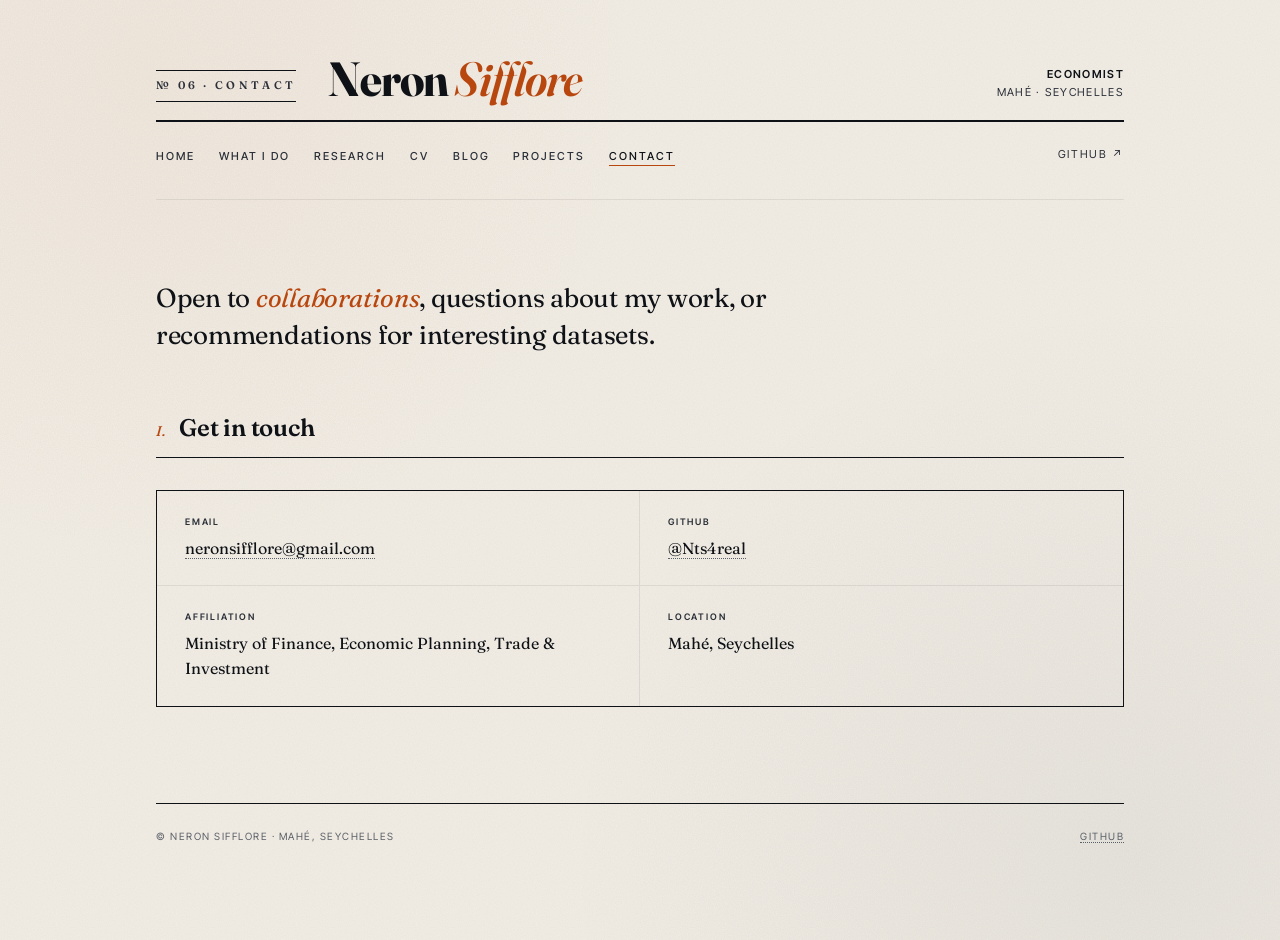
<file: contact.html>
<!doctype html>
<html lang="en">
<head>
    <link rel="icon" type="image/svg+xml" href="favicon.svg">
  <meta charset="utf-8">
  <meta name="viewport" content="width=device-width, initial-scale=1">
  <title>Contact — Neron Sifflore</title>
  <link rel="preconnect" href="https://fonts.googleapis.com">
  <link rel="preconnect" href="https://fonts.gstatic.com" crossorigin>
  <link href="https://fonts.googleapis.com/css2?family=Fraunces:opsz,wght@9..144,400;9..144,500;9..144,600;9..144,700;9..144,800&family=Inter+Tight:wght@300;400;500;600;700&family=JetBrains+Mono:wght@400;500&display=swap" rel="stylesheet">
  <link rel="stylesheet" href="styles.css">
</head>
<body>

<script>document.body.classList.add('js-loaded');</script>

<div class="page">

  <!-- ============== MASTHEAD ============== -->
  <header class="mast reveal r1">
    <div class="crest">№&nbsp;06&nbsp;·&nbsp;CONTACT</div>
    <div>
      <h1>Neron <em>Sifflore</em></h1>
    </div>
    <div class="meta">
      <div><b>Economist</b></div>
      <div>Mahé · Seychelles</div>
    </div>
  </header>

  <!-- ============== NAV ============== -->
  <nav class="nav reveal r2">
    <ul class="nav-links">
      <li><a href="index.html">Home</a></li>
      <li><a href="what-i-do.html">What I do</a></li>
      <li><a href="research.html">Research</a></li>
      <li><a href="cv.pdf">CV</a></li>
      <li><a href="blog.html">Blog</a></li>
      <li><a href="projects.html">Projects</a></li>
      <li><a href="contact.html" class="active">Contact</a></li>
    </ul>
    <div class="nav-right">
      <a href="https://github.com/Nts4real" target="_blank" rel="noopener">GitHub ↗</a>
    </div>
  </nav>

  <!-- ============== INTRO ============== -->
  <section class="intro reveal r3">
    <p class="lede">
      Open to <em>collaborations</em>, questions about my work, or recommendations for interesting datasets.
    </p>
  </section>

  <!-- ============== CONTACT GRID ============== -->
  <div class="sec-label reveal r4">
    <span class="num">I.</span>
    <h2>Get in touch</h2>
  </div>

  <div class="contact-grid">
    <div class="contact-cell">
      <div class="label">Email</div>
      <div class="val"><a href="mailto:your-email@example.com">neronsifflore@gmail.com</a></div>
    </div>
    <div class="contact-cell">
      <div class="label">GitHub</div>
      <div class="val"><a href="https://github.com/Nts4real">@Nts4real</a></div>
    </div>
    <div class="contact-cell">
      <div class="label">Affiliation</div>
      <div class="val">Ministry of Finance, Economic Planning, Trade &amp; Investment</div>
    </div>
    <div class="contact-cell">
      <div class="label">Location</div>
      <div class="val">Mahé, Seychelles</div>
    </div>
  </div>

  <!-- ============== COLOPHON ============== -->
  <footer class="colophon">
    <span>© Neron Sifflore · Mahé, Seychelles</span>
    <span class="right"><a href="https://github.com/Nts4real">GitHub</a></span>
  </footer>

</div>

</body>
</html>
</file>
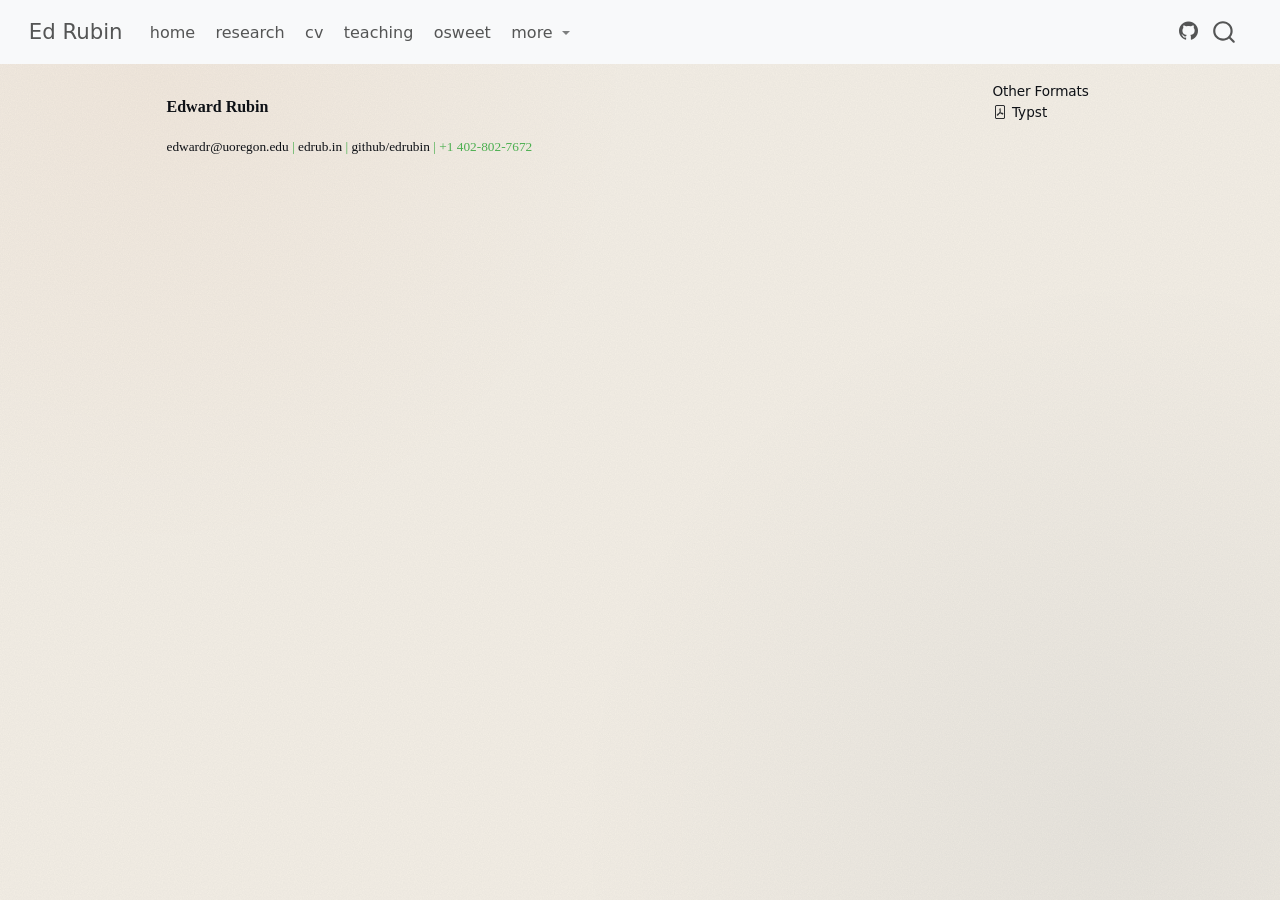
<file: cv-pdf-header.html>
<!DOCTYPE html>
<html xmlns="http://www.w3.org/1999/xhtml" lang="en" xml:lang="en"><head>

<meta charset="utf-8">
<meta name="generator" content="quarto-1.5.45">

<meta name="viewport" content="width=device-width, initial-scale=1.0, user-scalable=yes">


<title>cv-pdf-header – Ed Rubin</title>
<style>
code{white-space: pre-wrap;}
span.smallcaps{font-variant: small-caps;}
div.columns{display: flex; gap: min(4vw, 1.5em);}
div.column{flex: auto; overflow-x: auto;}
div.hanging-indent{margin-left: 1.5em; text-indent: -1.5em;}
ul.task-list{list-style: none;}
ul.task-list li input[type="checkbox"] {
  width: 0.8em;
  margin: 0 0.8em 0.2em -1em; /* quarto-specific, see https://github.com/quarto-dev/quarto-cli/issues/4556 */ 
  vertical-align: middle;
}
</style>


<script src="site_libs/quarto-nav/quarto-nav.js"></script>
<script src="site_libs/quarto-nav/headroom.min.js"></script>
<script src="site_libs/clipboard/clipboard.min.js"></script>
<script src="site_libs/quarto-search/autocomplete.umd.js"></script>
<script src="site_libs/quarto-search/fuse.min.js"></script>
<script src="site_libs/quarto-search/quarto-search.js"></script>
<meta name="quarto:offset" content="./">
<link href="./images/yellow-duck-512.png" rel="icon" type="image/png">
<script src="site_libs/quarto-html/quarto.js"></script>
<script src="site_libs/quarto-html/popper.min.js"></script>
<script src="site_libs/quarto-html/tippy.umd.min.js"></script>
<script src="site_libs/quarto-html/anchor.min.js"></script>
<link href="site_libs/quarto-html/tippy.css" rel="stylesheet">
<link href="site_libs/quarto-html/quarto-syntax-highlighting.css" rel="stylesheet" id="quarto-text-highlighting-styles">
<script src="site_libs/bootstrap/bootstrap.min.js"></script>
<link href="site_libs/bootstrap/bootstrap-icons.css" rel="stylesheet">
<link href="site_libs/bootstrap/bootstrap.min.css" rel="stylesheet" id="quarto-bootstrap" data-mode="light">
<script id="quarto-search-options" type="application/json">{
  "location": "navbar",
  "copy-button": false,
  "collapse-after": 3,
  "panel-placement": "end",
  "type": "overlay",
  "limit": 50,
  "keyboard-shortcut": [
    "f",
    "/",
    "s"
  ],
  "show-item-context": false,
  "language": {
    "search-no-results-text": "No results",
    "search-matching-documents-text": "matching documents",
    "search-copy-link-title": "Copy link to search",
    "search-hide-matches-text": "Hide additional matches",
    "search-more-match-text": "more match in this document",
    "search-more-matches-text": "more matches in this document",
    "search-clear-button-title": "Clear",
    "search-text-placeholder": "",
    "search-detached-cancel-button-title": "Cancel",
    "search-submit-button-title": "Submit",
    "search-label": "Search"
  }
}</script>


<link rel="stylesheet" href="styles.css">
</head>

<body class="nav-fixed">

<div id="quarto-search-results"></div>
  <header id="quarto-header" class="headroom fixed-top">
    <nav class="navbar navbar-expand-lg " data-bs-theme="dark">
      <div class="navbar-container container-fluid">
      <div class="navbar-brand-container mx-auto">
    <a class="navbar-brand" href="./index.html">
    <span class="navbar-title">Ed Rubin</span>
    </a>
  </div>
            <div id="quarto-search" class="" title="Search"></div>
          <button class="navbar-toggler" type="button" data-bs-toggle="collapse" data-bs-target="#navbarCollapse" aria-controls="navbarCollapse" role="menu" aria-expanded="false" aria-label="Toggle navigation" onclick="if (window.quartoToggleHeadroom) { window.quartoToggleHeadroom(); }">
  <span class="navbar-toggler-icon"></span>
</button>
          <div class="collapse navbar-collapse" id="navbarCollapse">
            <ul class="navbar-nav navbar-nav-scroll me-auto">
  <li class="nav-item">
    <a class="nav-link" href="./index.html"> 
<span class="menu-text">home</span></a>
  </li>  
  <li class="nav-item">
    <a class="nav-link" href="./research.html"> 
<span class="menu-text">research</span></a>
  </li>  
  <li class="nav-item">
    <a class="nav-link" href="./cv.html"> 
<span class="menu-text">cv</span></a>
  </li>  
  <li class="nav-item">
    <a class="nav-link" href="./teaching.html"> 
<span class="menu-text">teaching</span></a>
  </li>  
  <li class="nav-item">
    <a class="nav-link" href="./osweet.html"> 
<span class="menu-text">osweet</span></a>
  </li>  
  <li class="nav-item dropdown ">
    <a class="nav-link dropdown-toggle" href="#" id="nav-menu-more" role="link" data-bs-toggle="dropdown" aria-expanded="false">
 <span class="menu-text">more</span>
    </a>
    <ul class="dropdown-menu" aria-labelledby="nav-menu-more">    
        <li>
    <a class="dropdown-item" href="./bio.html">
 <span class="dropdown-text">bio</span></a>
  </li>  
        <li>
    <a class="dropdown-item" href="https://tweeds.io">
 <span class="dropdown-text">tweeds</span></a>
  </li>  
        <li>
    <a class="dropdown-item" href="./stuff.html">
 <span class="dropdown-text">stuff</span></a>
  </li>  
        <li>
    <a class="dropdown-item" href="./links.html">
 <span class="dropdown-text">links</span></a>
  </li>  
    </ul>
  </li>
</ul>
            <ul class="navbar-nav navbar-nav-scroll ms-auto">
  <li class="nav-item compact">
    <a class="nav-link" href="https://github.com/edrubin"> <i class="bi bi-github" role="img">
</i> 
<span class="menu-text"></span></a>
  </li>  
</ul>
          </div> <!-- /navcollapse -->
            <div class="quarto-navbar-tools">
</div>
      </div> <!-- /container-fluid -->
    </nav>
</header>
<!-- content -->
<div id="quarto-content" class="quarto-container page-columns page-rows-contents page-layout-article page-navbar">
<!-- sidebar -->
<!-- margin-sidebar -->
    <div id="quarto-margin-sidebar" class="sidebar margin-sidebar">
    <div class="quarto-alternate-formats"><h2>Other Formats</h2><ul><li><a href="cv-pdf-header.pdf"><i class="bi bi-file-pdf"></i>Typst</a></li></ul></div></div>
<!-- main -->
<main class="content" id="quarto-document-content">




<div style="font-family: 'PT Mono'; font-size: 12pt;">
<p><span style="color: #4CAF50;"><strong>Edward Rubin</strong></span></p>
</div>
<div style="font-family: 'PT Mono'; font-size: 10pt;">
<p><span style="color: #4CAF50;"><a href="mailto:edwardr@uoregon.edu">edwardr@uoregon.edu</a> | <a href="https://edrub.in">edrub.in</a> | <a href="https://github.com/edrubin">github/edrubin</a> | +1 402-802-7672</span></p>
</div>



</main> <!-- /main -->
<script id="quarto-html-after-body" type="application/javascript">
window.document.addEventListener("DOMContentLoaded", function (event) {
  const toggleBodyColorMode = (bsSheetEl) => {
    const mode = bsSheetEl.getAttribute("data-mode");
    const bodyEl = window.document.querySelector("body");
    if (mode === "dark") {
      bodyEl.classList.add("quarto-dark");
      bodyEl.classList.remove("quarto-light");
    } else {
      bodyEl.classList.add("quarto-light");
      bodyEl.classList.remove("quarto-dark");
    }
  }
  const toggleBodyColorPrimary = () => {
    const bsSheetEl = window.document.querySelector("link#quarto-bootstrap");
    if (bsSheetEl) {
      toggleBodyColorMode(bsSheetEl);
    }
  }
  toggleBodyColorPrimary();  
  const icon = "";
  const anchorJS = new window.AnchorJS();
  anchorJS.options = {
    placement: 'right',
    icon: icon
  };
  anchorJS.add('.anchored');
  const isCodeAnnotation = (el) => {
    for (const clz of el.classList) {
      if (clz.startsWith('code-annotation-')) {                     
        return true;
      }
    }
    return false;
  }
  const onCopySuccess = function(e) {
    // button target
    const button = e.trigger;
    // don't keep focus
    button.blur();
    // flash "checked"
    button.classList.add('code-copy-button-checked');
    var currentTitle = button.getAttribute("title");
    button.setAttribute("title", "Copied!");
    let tooltip;
    if (window.bootstrap) {
      button.setAttribute("data-bs-toggle", "tooltip");
      button.setAttribute("data-bs-placement", "left");
      button.setAttribute("data-bs-title", "Copied!");
      tooltip = new bootstrap.Tooltip(button, 
        { trigger: "manual", 
          customClass: "code-copy-button-tooltip",
          offset: [0, -8]});
      tooltip.show();    
    }
    setTimeout(function() {
      if (tooltip) {
        tooltip.hide();
        button.removeAttribute("data-bs-title");
        button.removeAttribute("data-bs-toggle");
        button.removeAttribute("data-bs-placement");
      }
      button.setAttribute("title", currentTitle);
      button.classList.remove('code-copy-button-checked');
    }, 1000);
    // clear code selection
    e.clearSelection();
  }
  const getTextToCopy = function(trigger) {
      const codeEl = trigger.previousElementSibling.cloneNode(true);
      for (const childEl of codeEl.children) {
        if (isCodeAnnotation(childEl)) {
          childEl.remove();
        }
      }
      return codeEl.innerText;
  }
  const clipboard = new window.ClipboardJS('.code-copy-button:not([data-in-quarto-modal])', {
    text: getTextToCopy
  });
  clipboard.on('success', onCopySuccess);
  if (window.document.getElementById('quarto-embedded-source-code-modal')) {
    // For code content inside modals, clipBoardJS needs to be initialized with a container option
    // TODO: Check when it could be a function (https://github.com/zenorocha/clipboard.js/issues/860)
    const clipboardModal = new window.ClipboardJS('.code-copy-button[data-in-quarto-modal]', {
      text: getTextToCopy,
      container: window.document.getElementById('quarto-embedded-source-code-modal')
    });
    clipboardModal.on('success', onCopySuccess);
  }
    var localhostRegex = new RegExp(/^(?:http|https):\/\/localhost\:?[0-9]*\//);
    var mailtoRegex = new RegExp(/^mailto:/);
      var filterRegex = new RegExp('/' + window.location.host + '/');
    var isInternal = (href) => {
        return filterRegex.test(href) || localhostRegex.test(href) || mailtoRegex.test(href);
    }
    // Inspect non-navigation links and adorn them if external
 	var links = window.document.querySelectorAll('a[href]:not(.nav-link):not(.navbar-brand):not(.toc-action):not(.sidebar-link):not(.sidebar-item-toggle):not(.pagination-link):not(.no-external):not([aria-hidden]):not(.dropdown-item):not(.quarto-navigation-tool):not(.about-link)');
    for (var i=0; i<links.length; i++) {
      const link = links[i];
      if (!isInternal(link.href)) {
        // undo the damage that might have been done by quarto-nav.js in the case of
        // links that we want to consider external
        if (link.dataset.originalHref !== undefined) {
          link.href = link.dataset.originalHref;
        }
      }
    }
  function tippyHover(el, contentFn, onTriggerFn, onUntriggerFn) {
    const config = {
      allowHTML: true,
      maxWidth: 500,
      delay: 100,
      arrow: false,
      appendTo: function(el) {
          return el.parentElement;
      },
      interactive: true,
      interactiveBorder: 10,
      theme: 'quarto',
      placement: 'bottom-start',
    };
    if (contentFn) {
      config.content = contentFn;
    }
    if (onTriggerFn) {
      config.onTrigger = onTriggerFn;
    }
    if (onUntriggerFn) {
      config.onUntrigger = onUntriggerFn;
    }
    window.tippy(el, config); 
  }
  const noterefs = window.document.querySelectorAll('a[role="doc-noteref"]');
  for (var i=0; i<noterefs.length; i++) {
    const ref = noterefs[i];
    tippyHover(ref, function() {
      // use id or data attribute instead here
      let href = ref.getAttribute('data-footnote-href') || ref.getAttribute('href');
      try { href = new URL(href).hash; } catch {}
      const id = href.replace(/^#\/?/, "");
      const note = window.document.getElementById(id);
      if (note) {
        return note.innerHTML;
      } else {
        return "";
      }
    });
  }
  const xrefs = window.document.querySelectorAll('a.quarto-xref');
  const processXRef = (id, note) => {
    // Strip column container classes
    const stripColumnClz = (el) => {
      el.classList.remove("page-full", "page-columns");
      if (el.children) {
        for (const child of el.children) {
          stripColumnClz(child);
        }
      }
    }
    stripColumnClz(note)
    if (id === null || id.startsWith('sec-')) {
      // Special case sections, only their first couple elements
      const container = document.createElement("div");
      if (note.children && note.children.length > 2) {
        container.appendChild(note.children[0].cloneNode(true));
        for (let i = 1; i < note.children.length; i++) {
          const child = note.children[i];
          if (child.tagName === "P" && child.innerText === "") {
            continue;
          } else {
            container.appendChild(child.cloneNode(true));
            break;
          }
        }
        if (window.Quarto?.typesetMath) {
          window.Quarto.typesetMath(container);
        }
        return container.innerHTML
      } else {
        if (window.Quarto?.typesetMath) {
          window.Quarto.typesetMath(note);
        }
        return note.innerHTML;
      }
    } else {
      // Remove any anchor links if they are present
      const anchorLink = note.querySelector('a.anchorjs-link');
      if (anchorLink) {
        anchorLink.remove();
      }
      if (window.Quarto?.typesetMath) {
        window.Quarto.typesetMath(note);
      }
      // TODO in 1.5, we should make sure this works without a callout special case
      if (note.classList.contains("callout")) {
        return note.outerHTML;
      } else {
        return note.innerHTML;
      }
    }
  }
  for (var i=0; i<xrefs.length; i++) {
    const xref = xrefs[i];
    tippyHover(xref, undefined, function(instance) {
      instance.disable();
      let url = xref.getAttribute('href');
      let hash = undefined; 
      if (url.startsWith('#')) {
        hash = url;
      } else {
        try { hash = new URL(url).hash; } catch {}
      }
      if (hash) {
        const id = hash.replace(/^#\/?/, "");
        const note = window.document.getElementById(id);
        if (note !== null) {
          try {
            const html = processXRef(id, note.cloneNode(true));
            instance.setContent(html);
          } finally {
            instance.enable();
            instance.show();
          }
        } else {
          // See if we can fetch this
          fetch(url.split('#')[0])
          .then(res => res.text())
          .then(html => {
            const parser = new DOMParser();
            const htmlDoc = parser.parseFromString(html, "text/html");
            const note = htmlDoc.getElementById(id);
            if (note !== null) {
              const html = processXRef(id, note);
              instance.setContent(html);
            } 
          }).finally(() => {
            instance.enable();
            instance.show();
          });
        }
      } else {
        // See if we can fetch a full url (with no hash to target)
        // This is a special case and we should probably do some content thinning / targeting
        fetch(url)
        .then(res => res.text())
        .then(html => {
          const parser = new DOMParser();
          const htmlDoc = parser.parseFromString(html, "text/html");
          const note = htmlDoc.querySelector('main.content');
          if (note !== null) {
            // This should only happen for chapter cross references
            // (since there is no id in the URL)
            // remove the first header
            if (note.children.length > 0 && note.children[0].tagName === "HEADER") {
              note.children[0].remove();
            }
            const html = processXRef(null, note);
            instance.setContent(html);
          } 
        }).finally(() => {
          instance.enable();
          instance.show();
        });
      }
    }, function(instance) {
    });
  }
      let selectedAnnoteEl;
      const selectorForAnnotation = ( cell, annotation) => {
        let cellAttr = 'data-code-cell="' + cell + '"';
        let lineAttr = 'data-code-annotation="' +  annotation + '"';
        const selector = 'span[' + cellAttr + '][' + lineAttr + ']';
        return selector;
      }
      const selectCodeLines = (annoteEl) => {
        const doc = window.document;
        const targetCell = annoteEl.getAttribute("data-target-cell");
        const targetAnnotation = annoteEl.getAttribute("data-target-annotation");
        const annoteSpan = window.document.querySelector(selectorForAnnotation(targetCell, targetAnnotation));
        const lines = annoteSpan.getAttribute("data-code-lines").split(",");
        const lineIds = lines.map((line) => {
          return targetCell + "-" + line;
        })
        let top = null;
        let height = null;
        let parent = null;
        if (lineIds.length > 0) {
            //compute the position of the single el (top and bottom and make a div)
            const el = window.document.getElementById(lineIds[0]);
            top = el.offsetTop;
            height = el.offsetHeight;
            parent = el.parentElement.parentElement;
          if (lineIds.length > 1) {
            const lastEl = window.document.getElementById(lineIds[lineIds.length - 1]);
            const bottom = lastEl.offsetTop + lastEl.offsetHeight;
            height = bottom - top;
          }
          if (top !== null && height !== null && parent !== null) {
            // cook up a div (if necessary) and position it 
            let div = window.document.getElementById("code-annotation-line-highlight");
            if (div === null) {
              div = window.document.createElement("div");
              div.setAttribute("id", "code-annotation-line-highlight");
              div.style.position = 'absolute';
              parent.appendChild(div);
            }
            div.style.top = top - 2 + "px";
            div.style.height = height + 4 + "px";
            div.style.left = 0;
            let gutterDiv = window.document.getElementById("code-annotation-line-highlight-gutter");
            if (gutterDiv === null) {
              gutterDiv = window.document.createElement("div");
              gutterDiv.setAttribute("id", "code-annotation-line-highlight-gutter");
              gutterDiv.style.position = 'absolute';
              const codeCell = window.document.getElementById(targetCell);
              const gutter = codeCell.querySelector('.code-annotation-gutter');
              gutter.appendChild(gutterDiv);
            }
            gutterDiv.style.top = top - 2 + "px";
            gutterDiv.style.height = height + 4 + "px";
          }
          selectedAnnoteEl = annoteEl;
        }
      };
      const unselectCodeLines = () => {
        const elementsIds = ["code-annotation-line-highlight", "code-annotation-line-highlight-gutter"];
        elementsIds.forEach((elId) => {
          const div = window.document.getElementById(elId);
          if (div) {
            div.remove();
          }
        });
        selectedAnnoteEl = undefined;
      };
        // Handle positioning of the toggle
    window.addEventListener(
      "resize",
      throttle(() => {
        elRect = undefined;
        if (selectedAnnoteEl) {
          selectCodeLines(selectedAnnoteEl);
        }
      }, 10)
    );
    function throttle(fn, ms) {
    let throttle = false;
    let timer;
      return (...args) => {
        if(!throttle) { // first call gets through
            fn.apply(this, args);
            throttle = true;
        } else { // all the others get throttled
            if(timer) clearTimeout(timer); // cancel #2
            timer = setTimeout(() => {
              fn.apply(this, args);
              timer = throttle = false;
            }, ms);
        }
      };
    }
      // Attach click handler to the DT
      const annoteDls = window.document.querySelectorAll('dt[data-target-cell]');
      for (const annoteDlNode of annoteDls) {
        annoteDlNode.addEventListener('click', (event) => {
          const clickedEl = event.target;
          if (clickedEl !== selectedAnnoteEl) {
            unselectCodeLines();
            const activeEl = window.document.querySelector('dt[data-target-cell].code-annotation-active');
            if (activeEl) {
              activeEl.classList.remove('code-annotation-active');
            }
            selectCodeLines(clickedEl);
            clickedEl.classList.add('code-annotation-active');
          } else {
            // Unselect the line
            unselectCodeLines();
            clickedEl.classList.remove('code-annotation-active');
          }
        });
      }
  const findCites = (el) => {
    const parentEl = el.parentElement;
    if (parentEl) {
      const cites = parentEl.dataset.cites;
      if (cites) {
        return {
          el,
          cites: cites.split(' ')
        };
      } else {
        return findCites(el.parentElement)
      }
    } else {
      return undefined;
    }
  };
  var bibliorefs = window.document.querySelectorAll('a[role="doc-biblioref"]');
  for (var i=0; i<bibliorefs.length; i++) {
    const ref = bibliorefs[i];
    const citeInfo = findCites(ref);
    if (citeInfo) {
      tippyHover(citeInfo.el, function() {
        var popup = window.document.createElement('div');
        citeInfo.cites.forEach(function(cite) {
          var citeDiv = window.document.createElement('div');
          citeDiv.classList.add('hanging-indent');
          citeDiv.classList.add('csl-entry');
          var biblioDiv = window.document.getElementById('ref-' + cite);
          if (biblioDiv) {
            citeDiv.innerHTML = biblioDiv.innerHTML;
          }
          popup.appendChild(citeDiv);
        });
        return popup.innerHTML;
      });
    }
  }
});
</script>
</div> <!-- /content -->




</body></html>
</file>
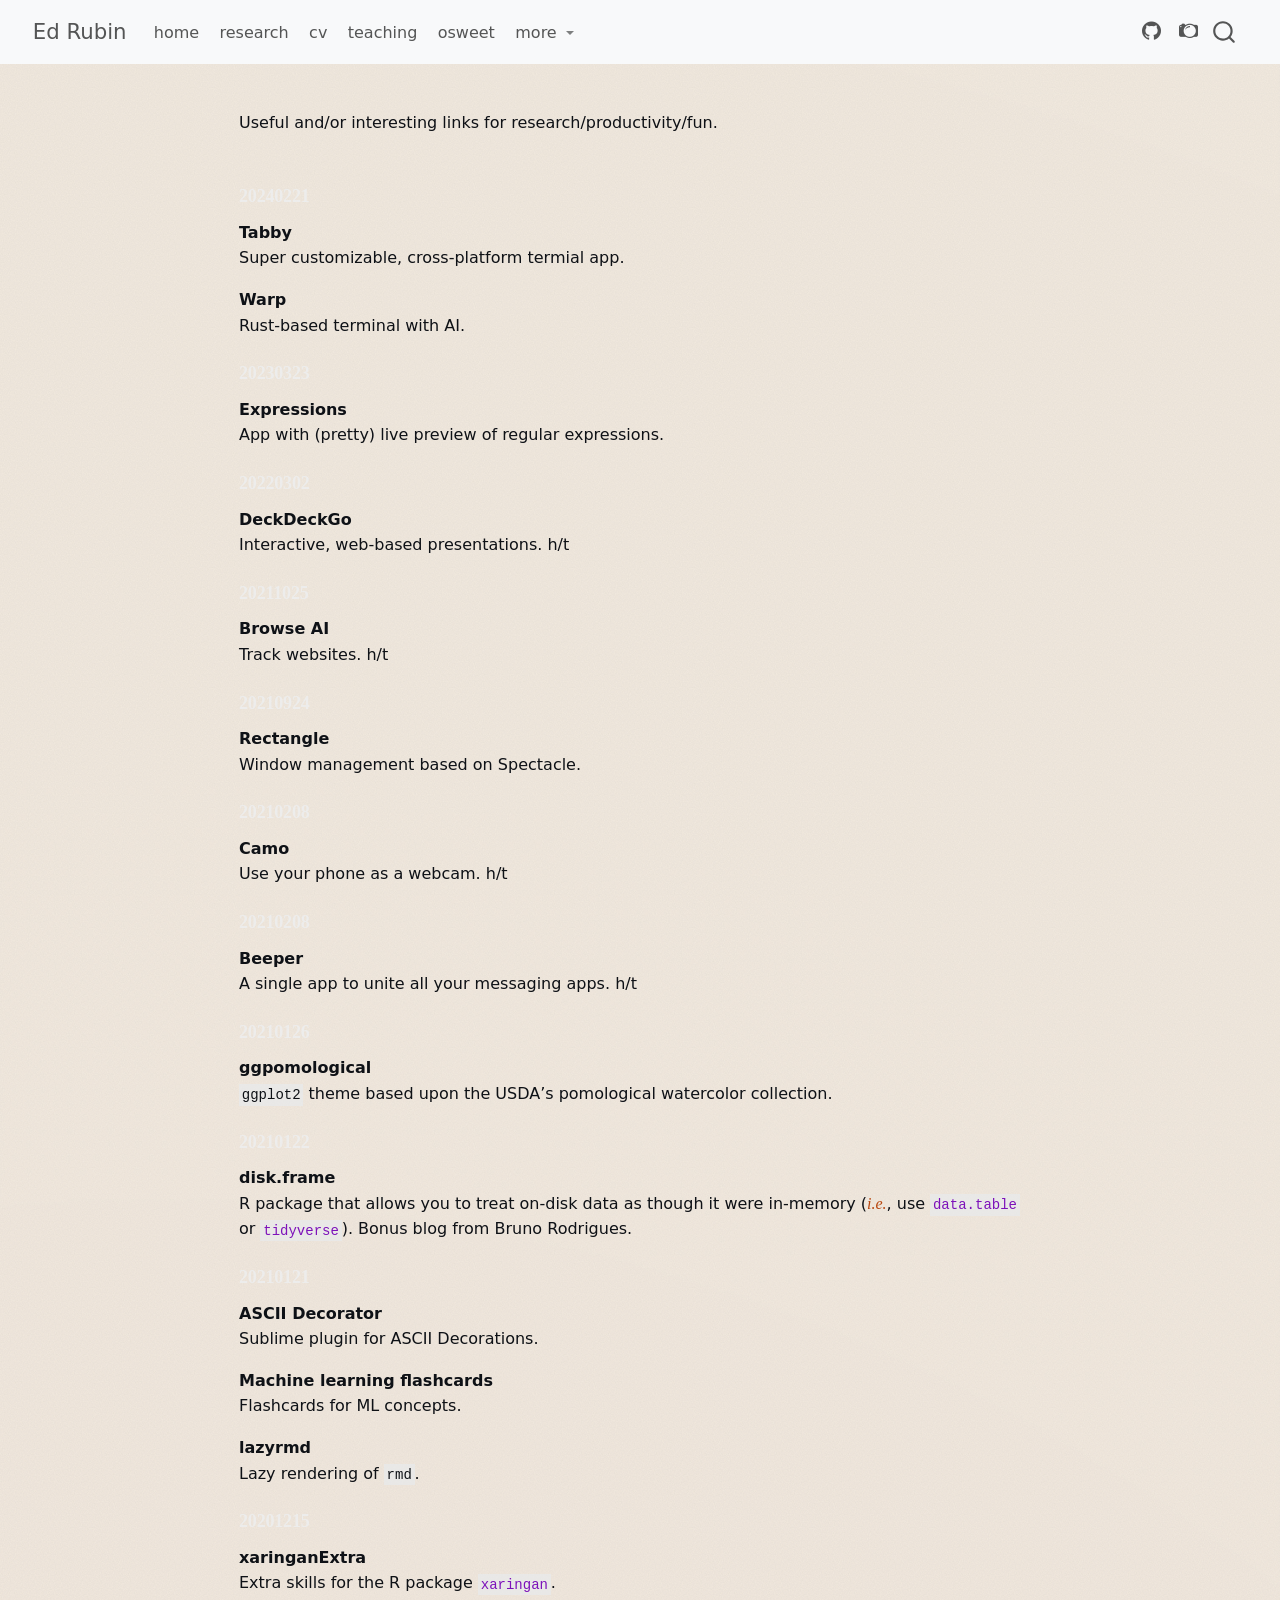
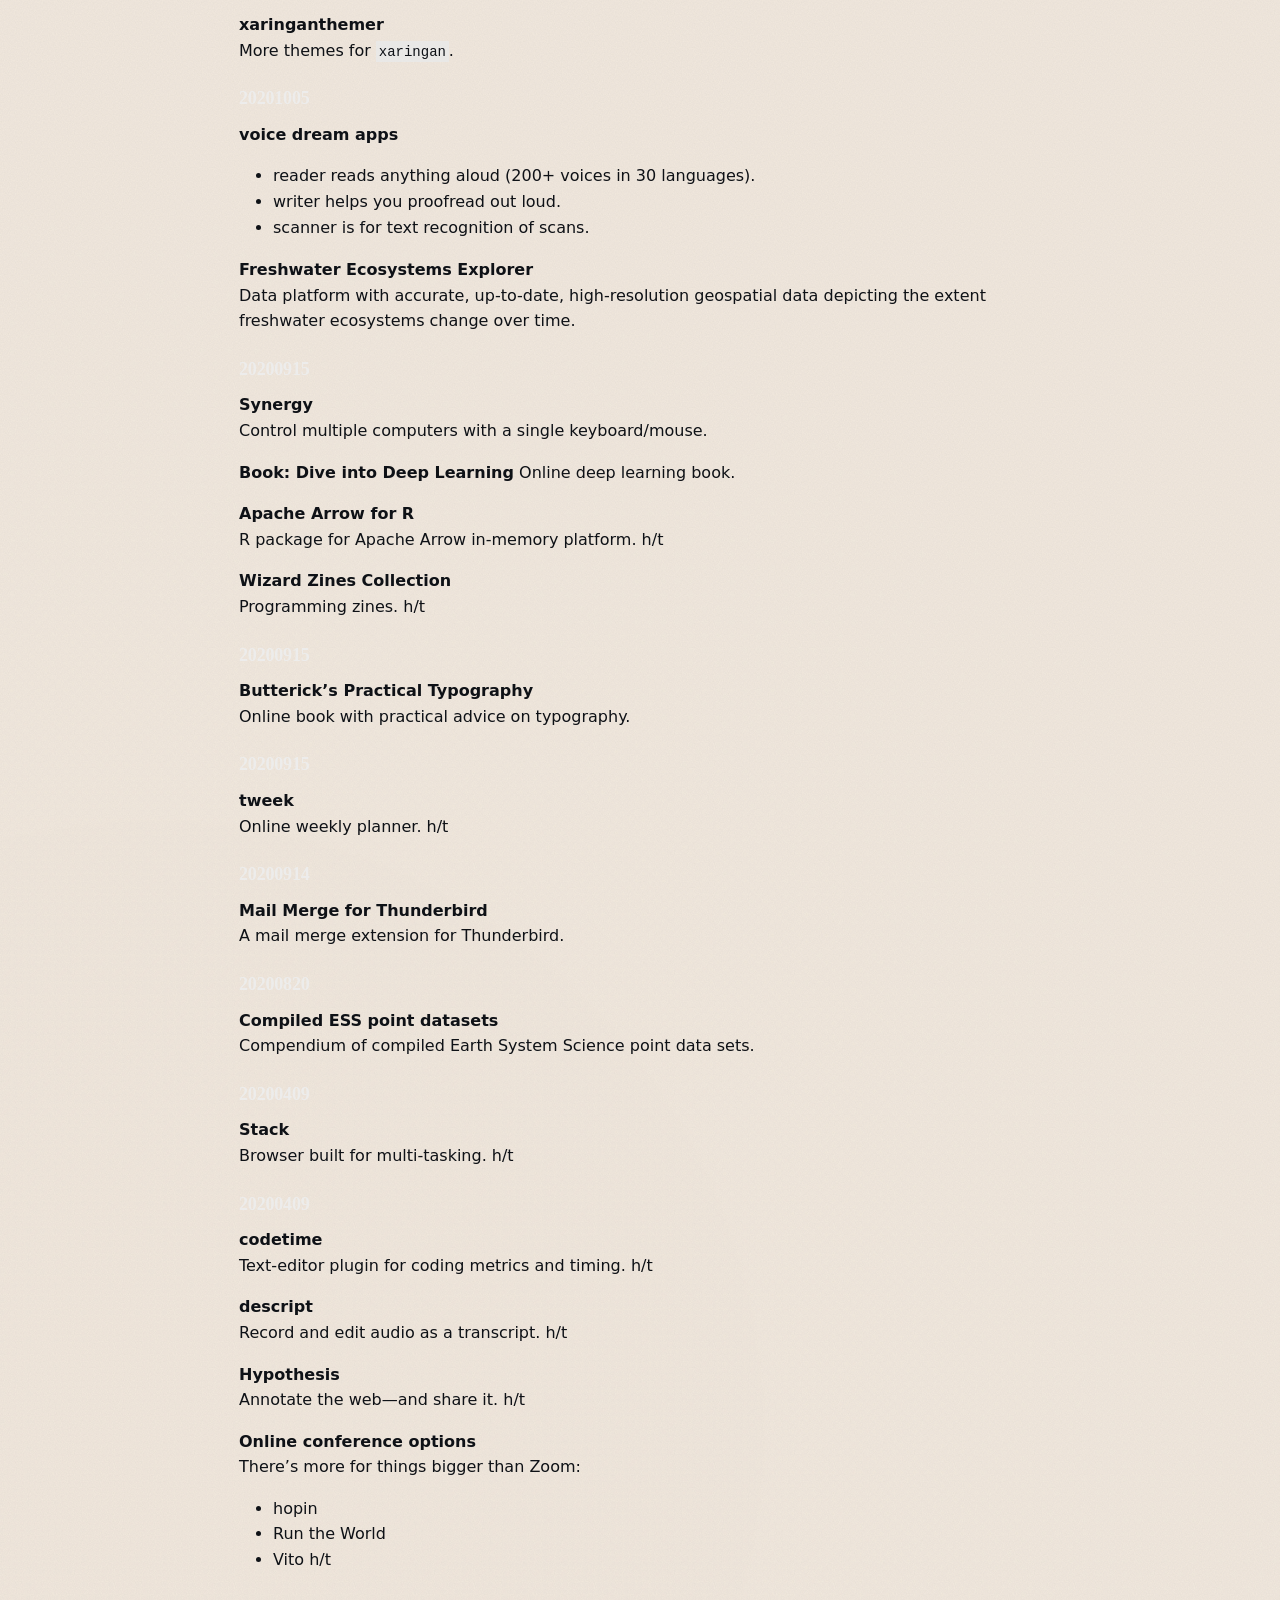
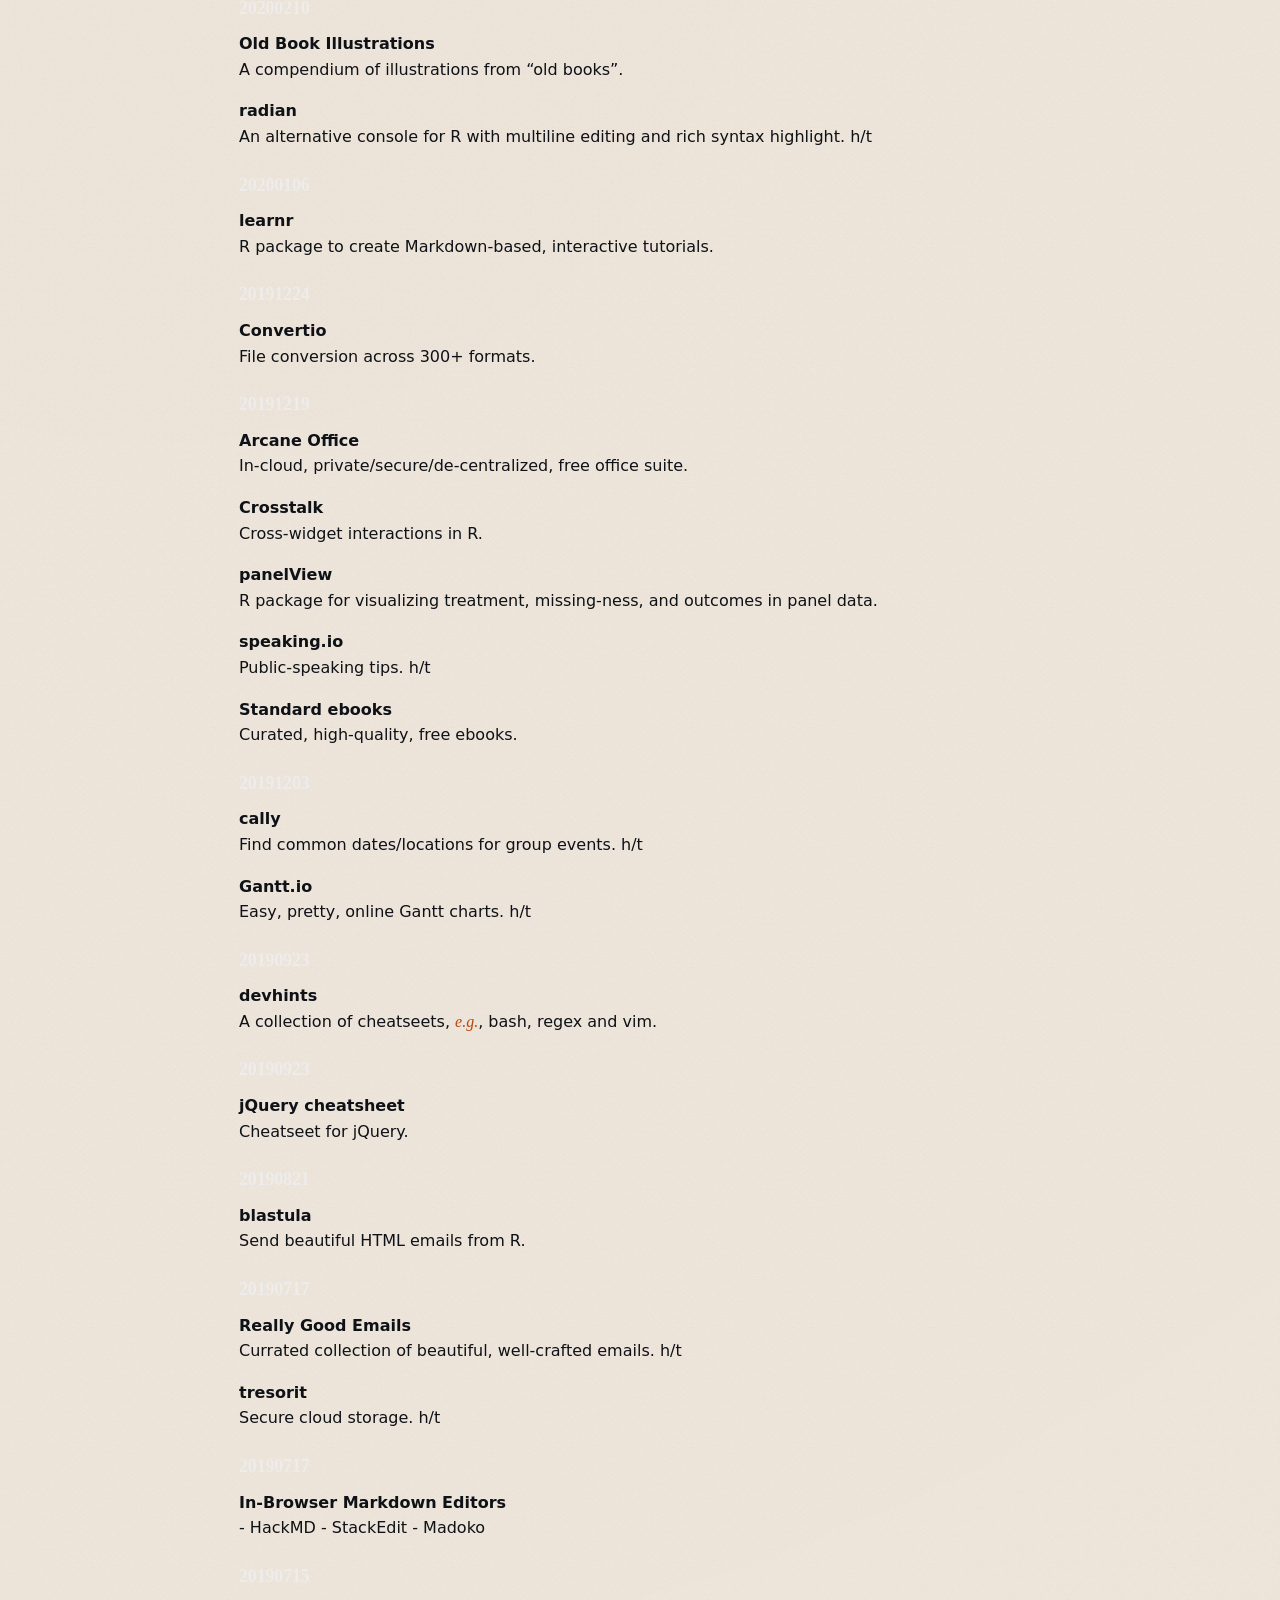
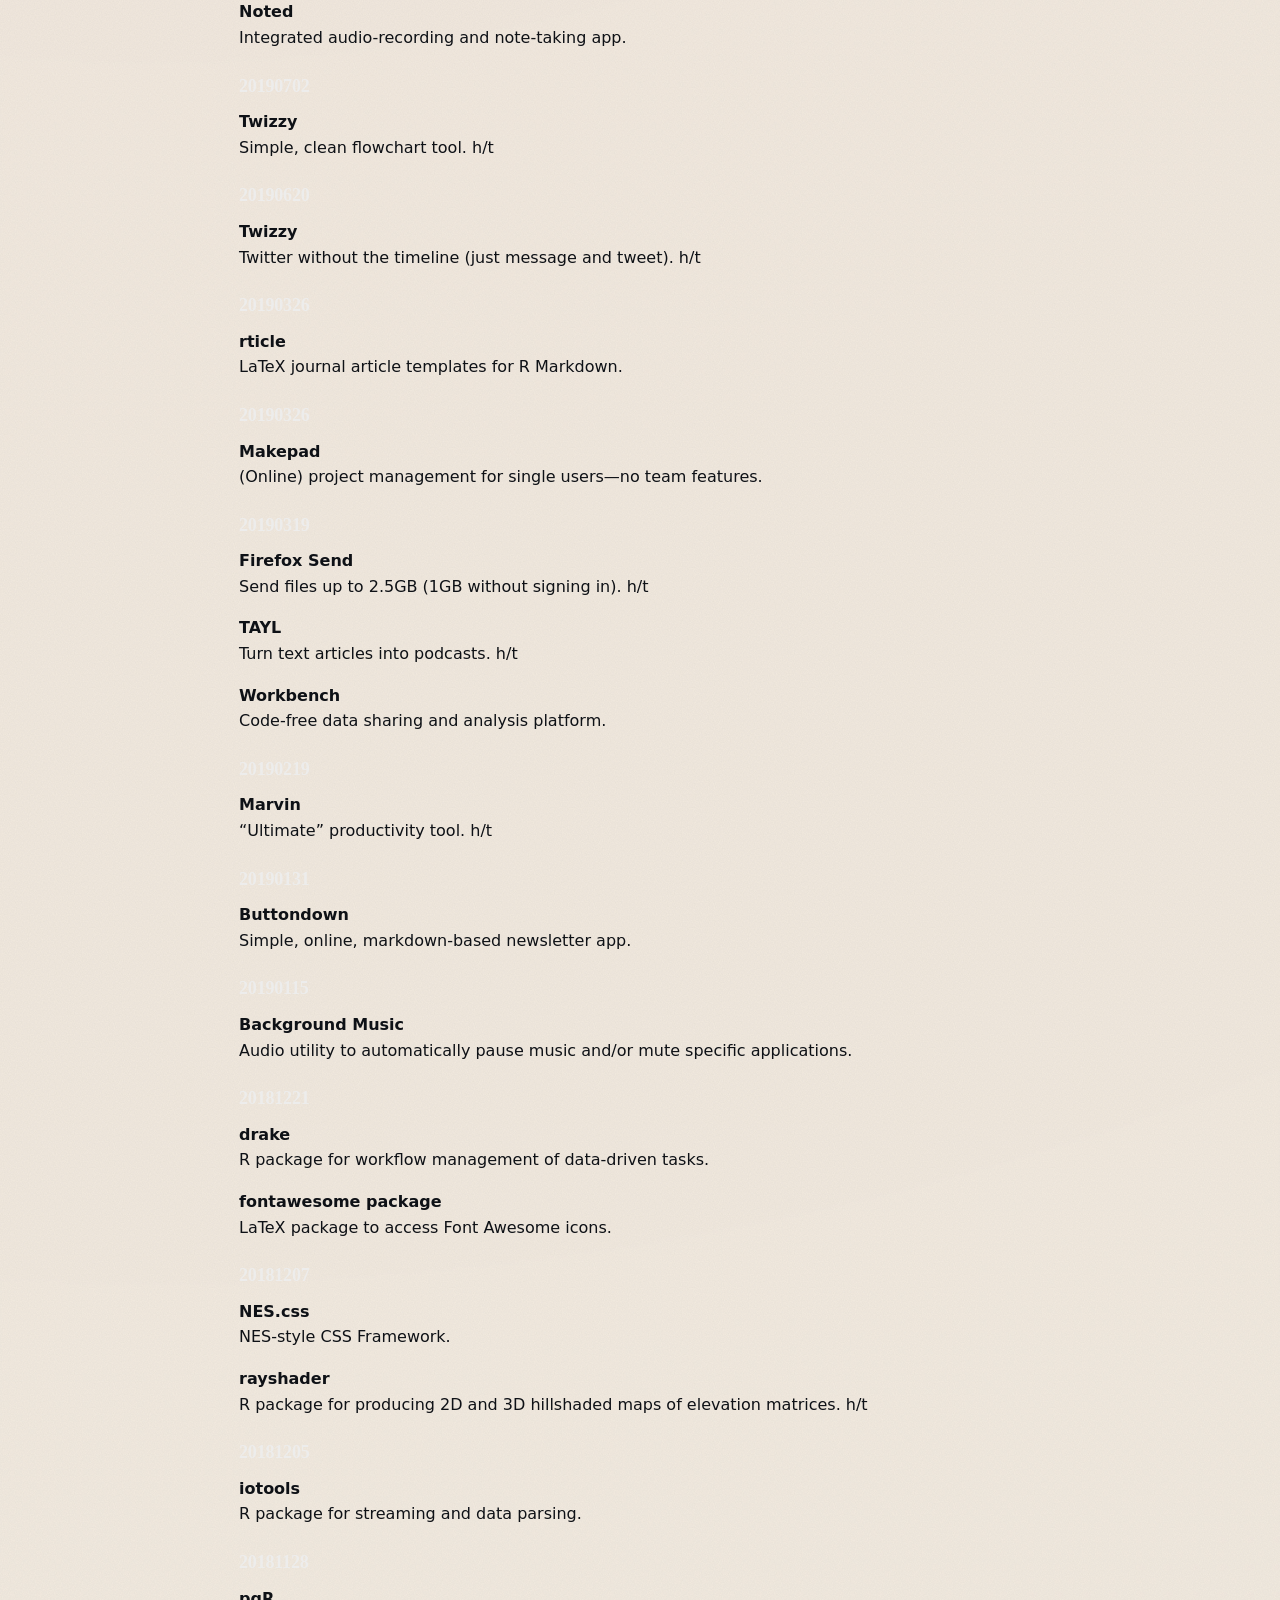
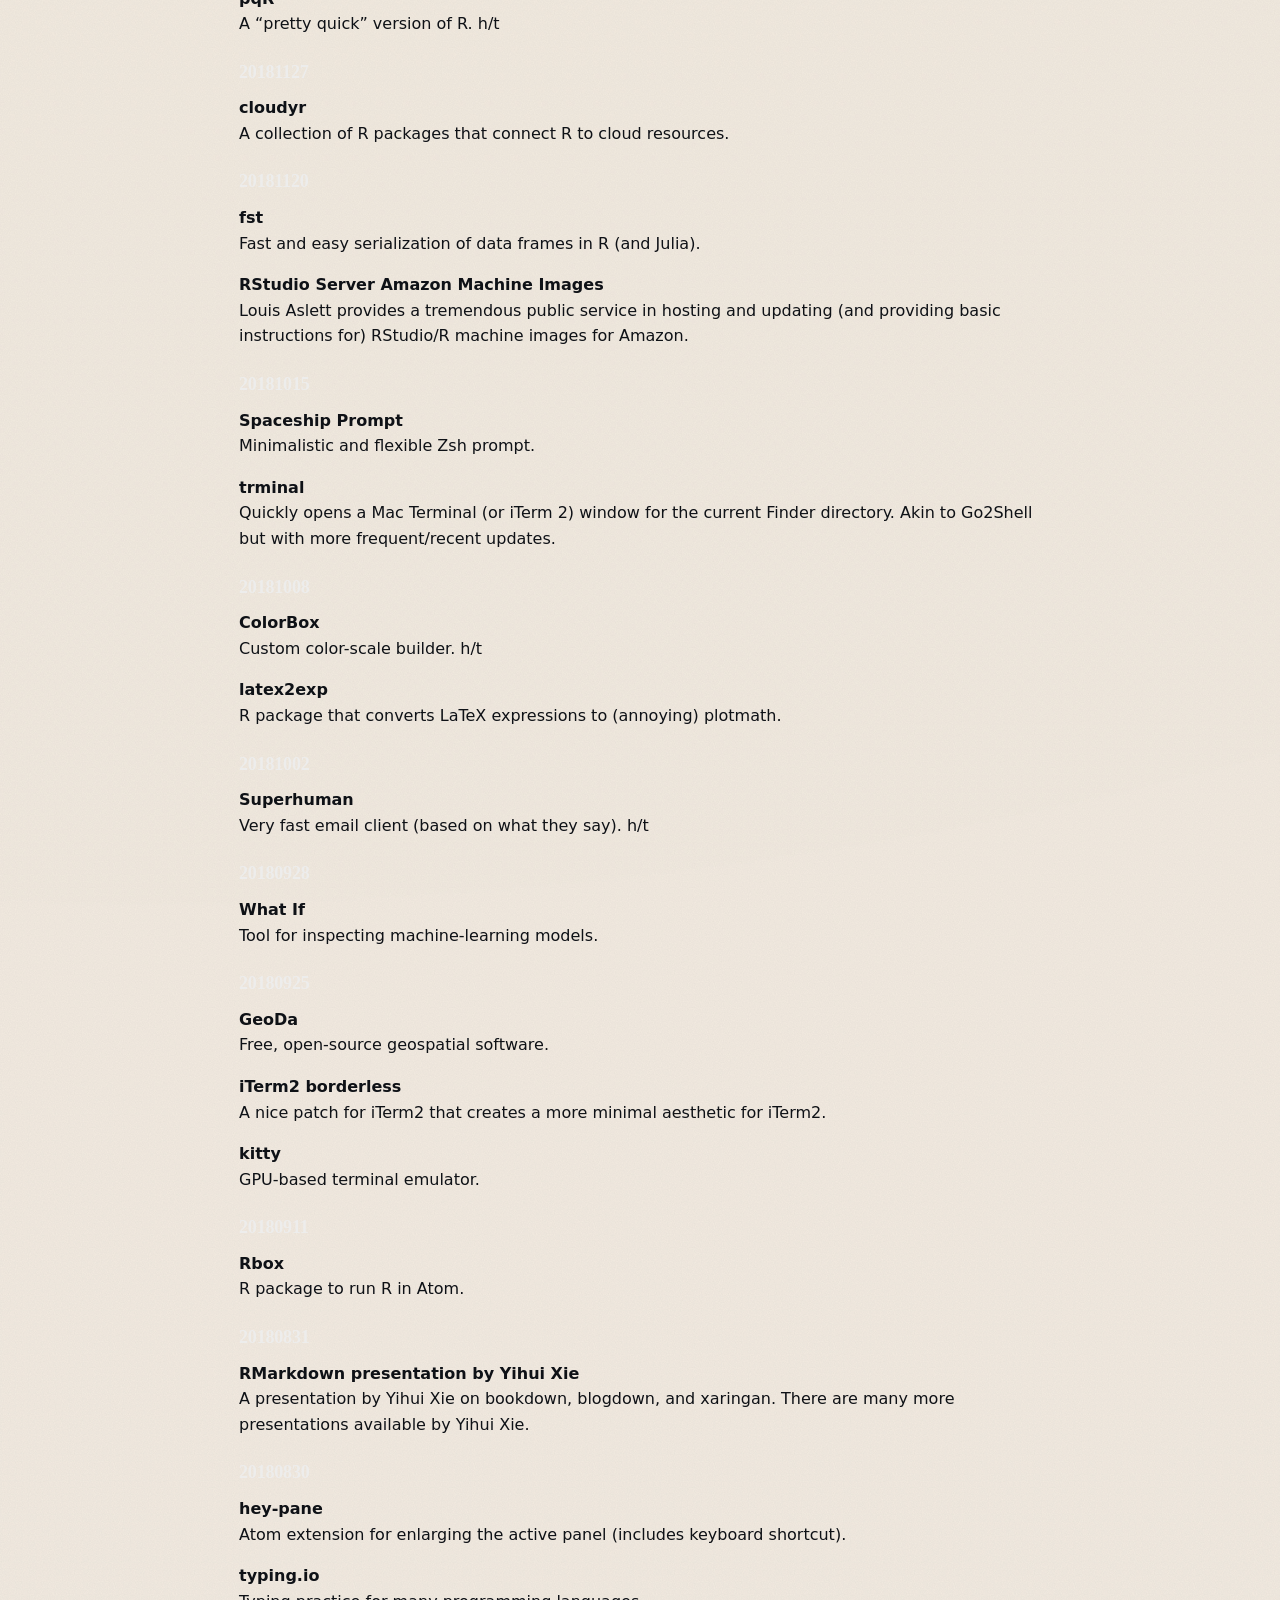
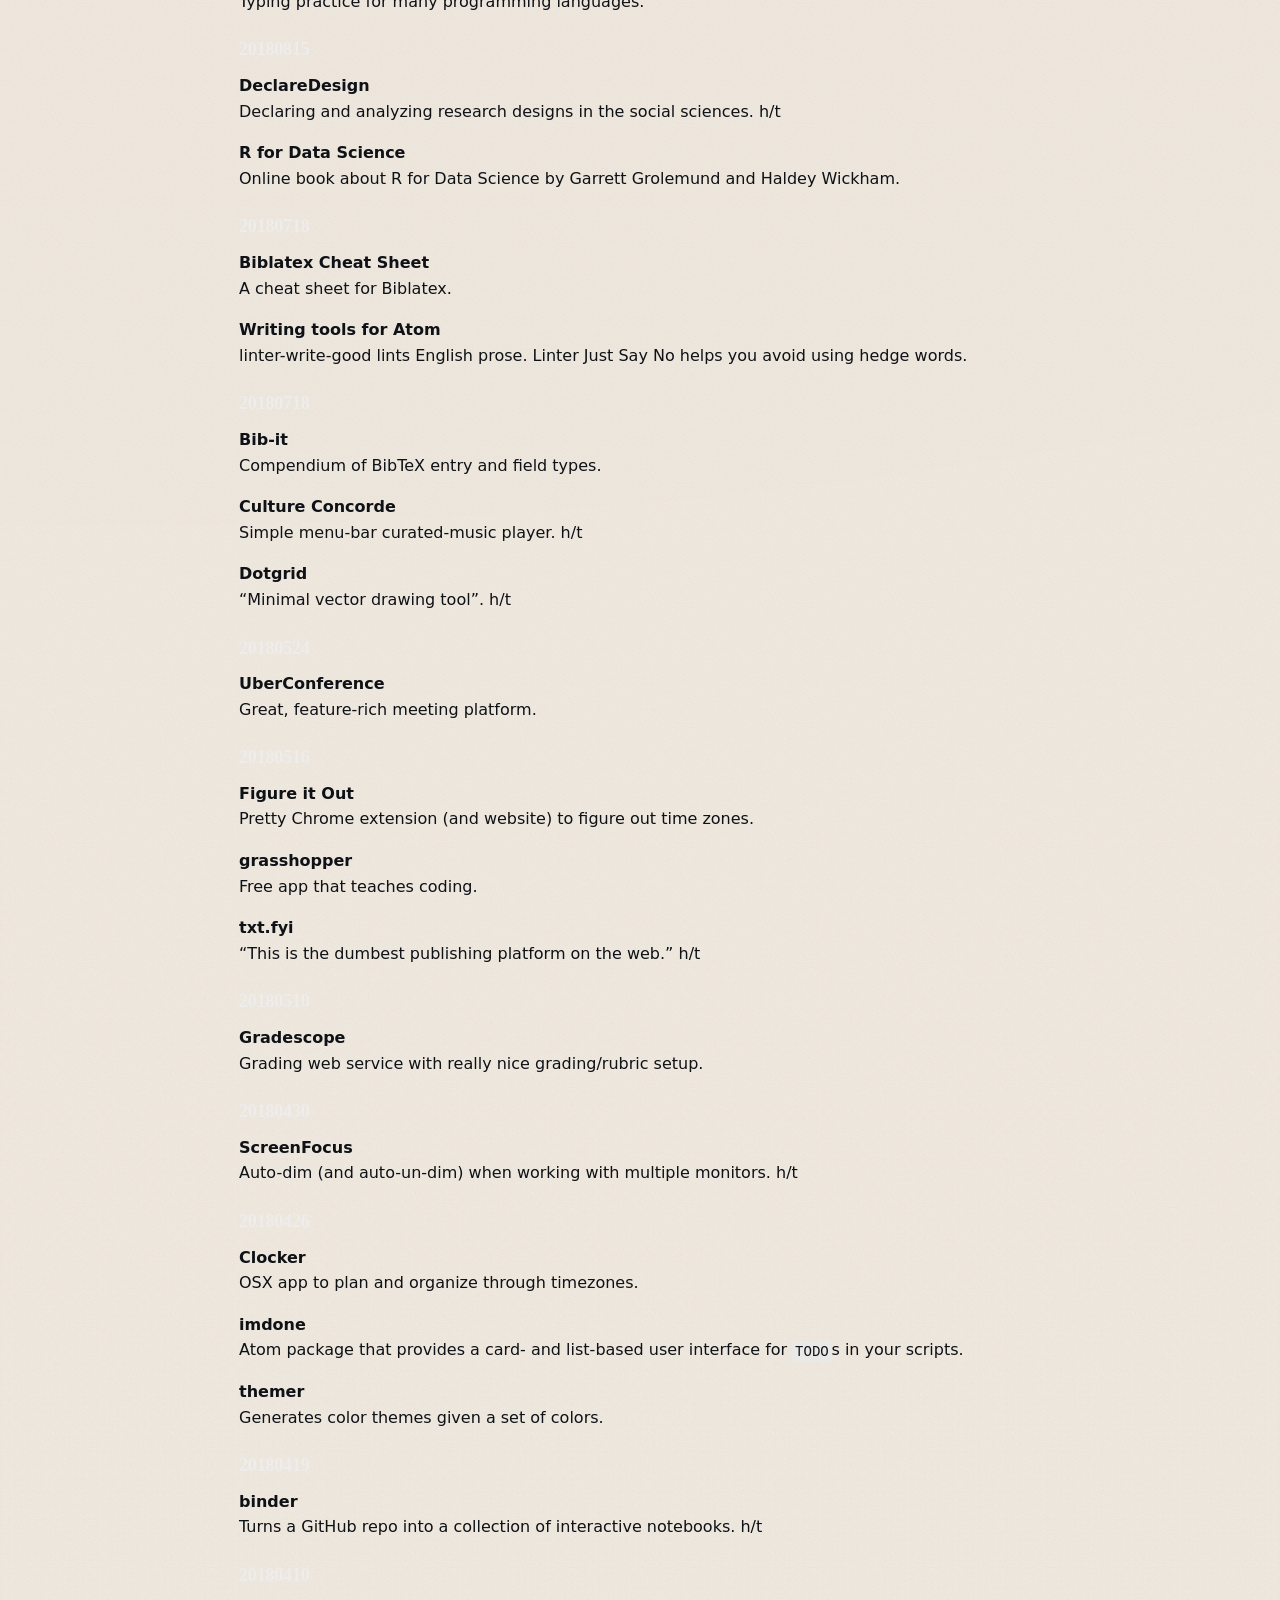
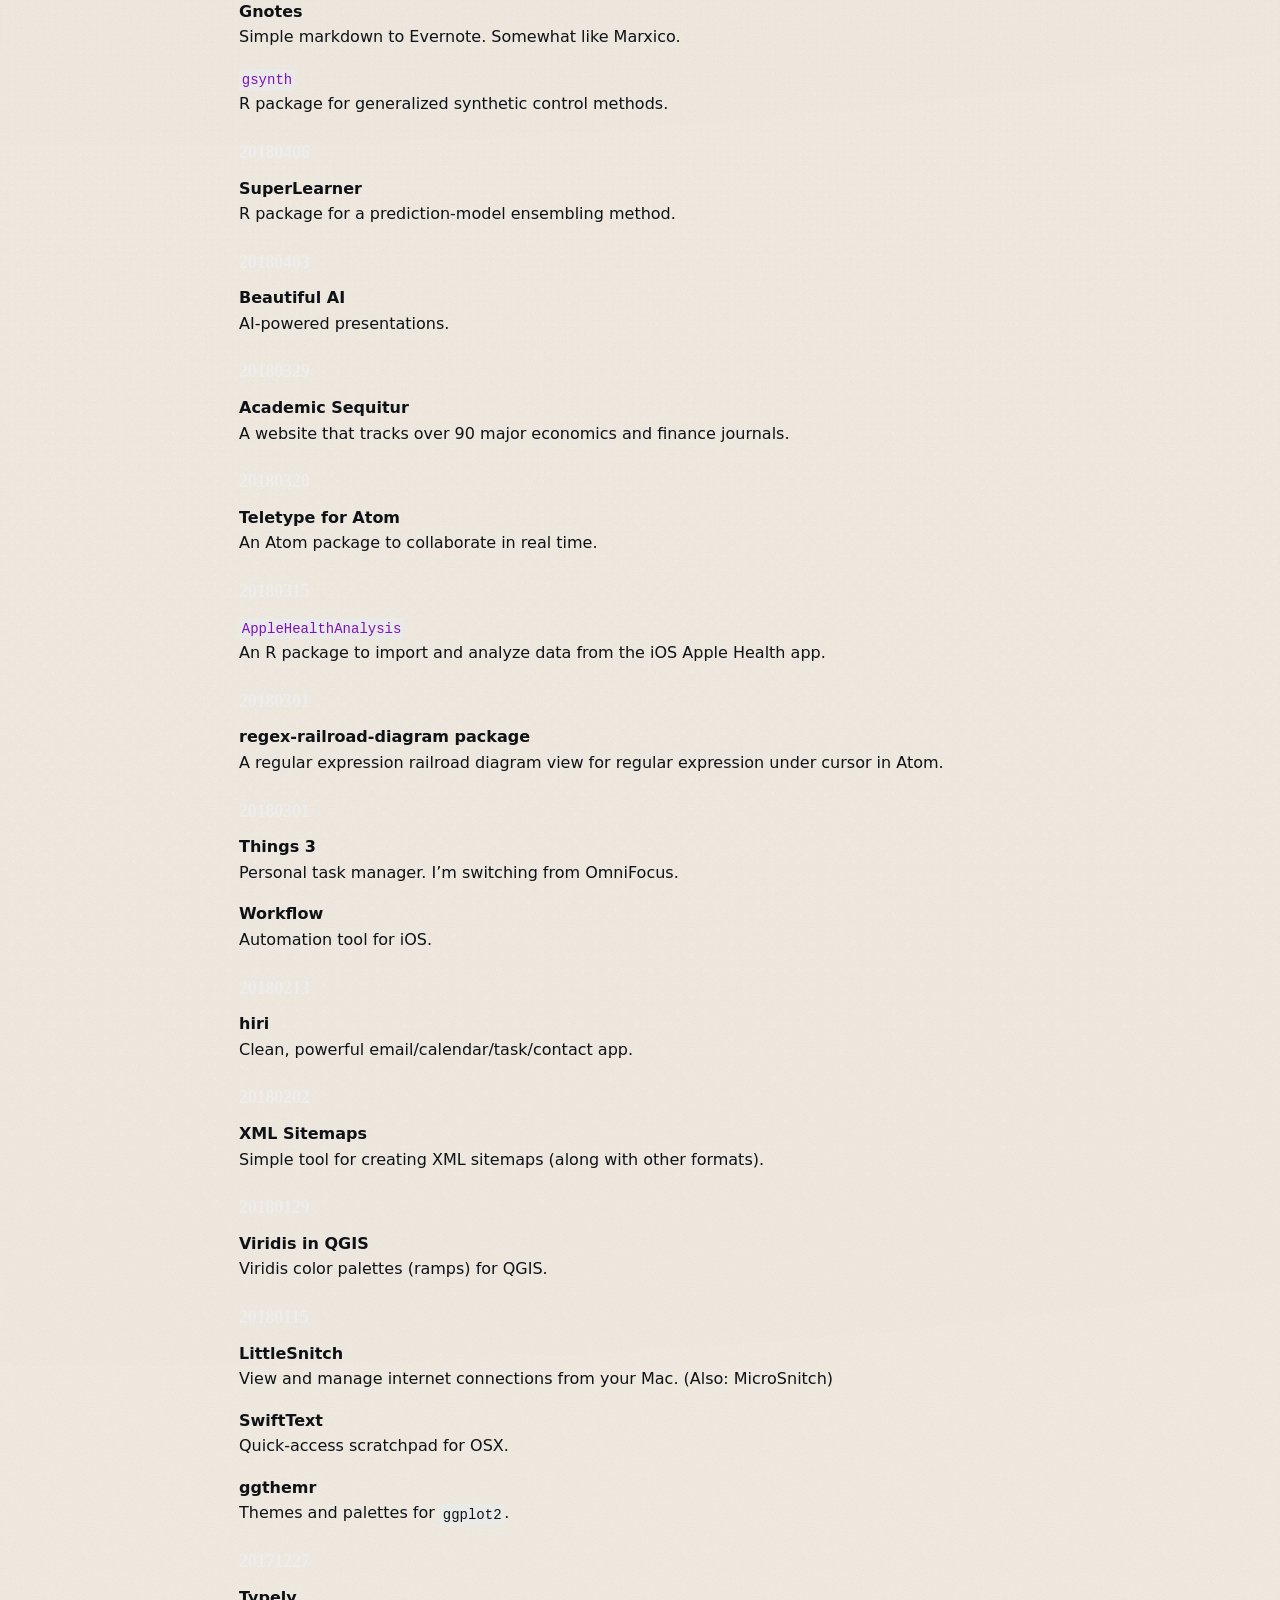
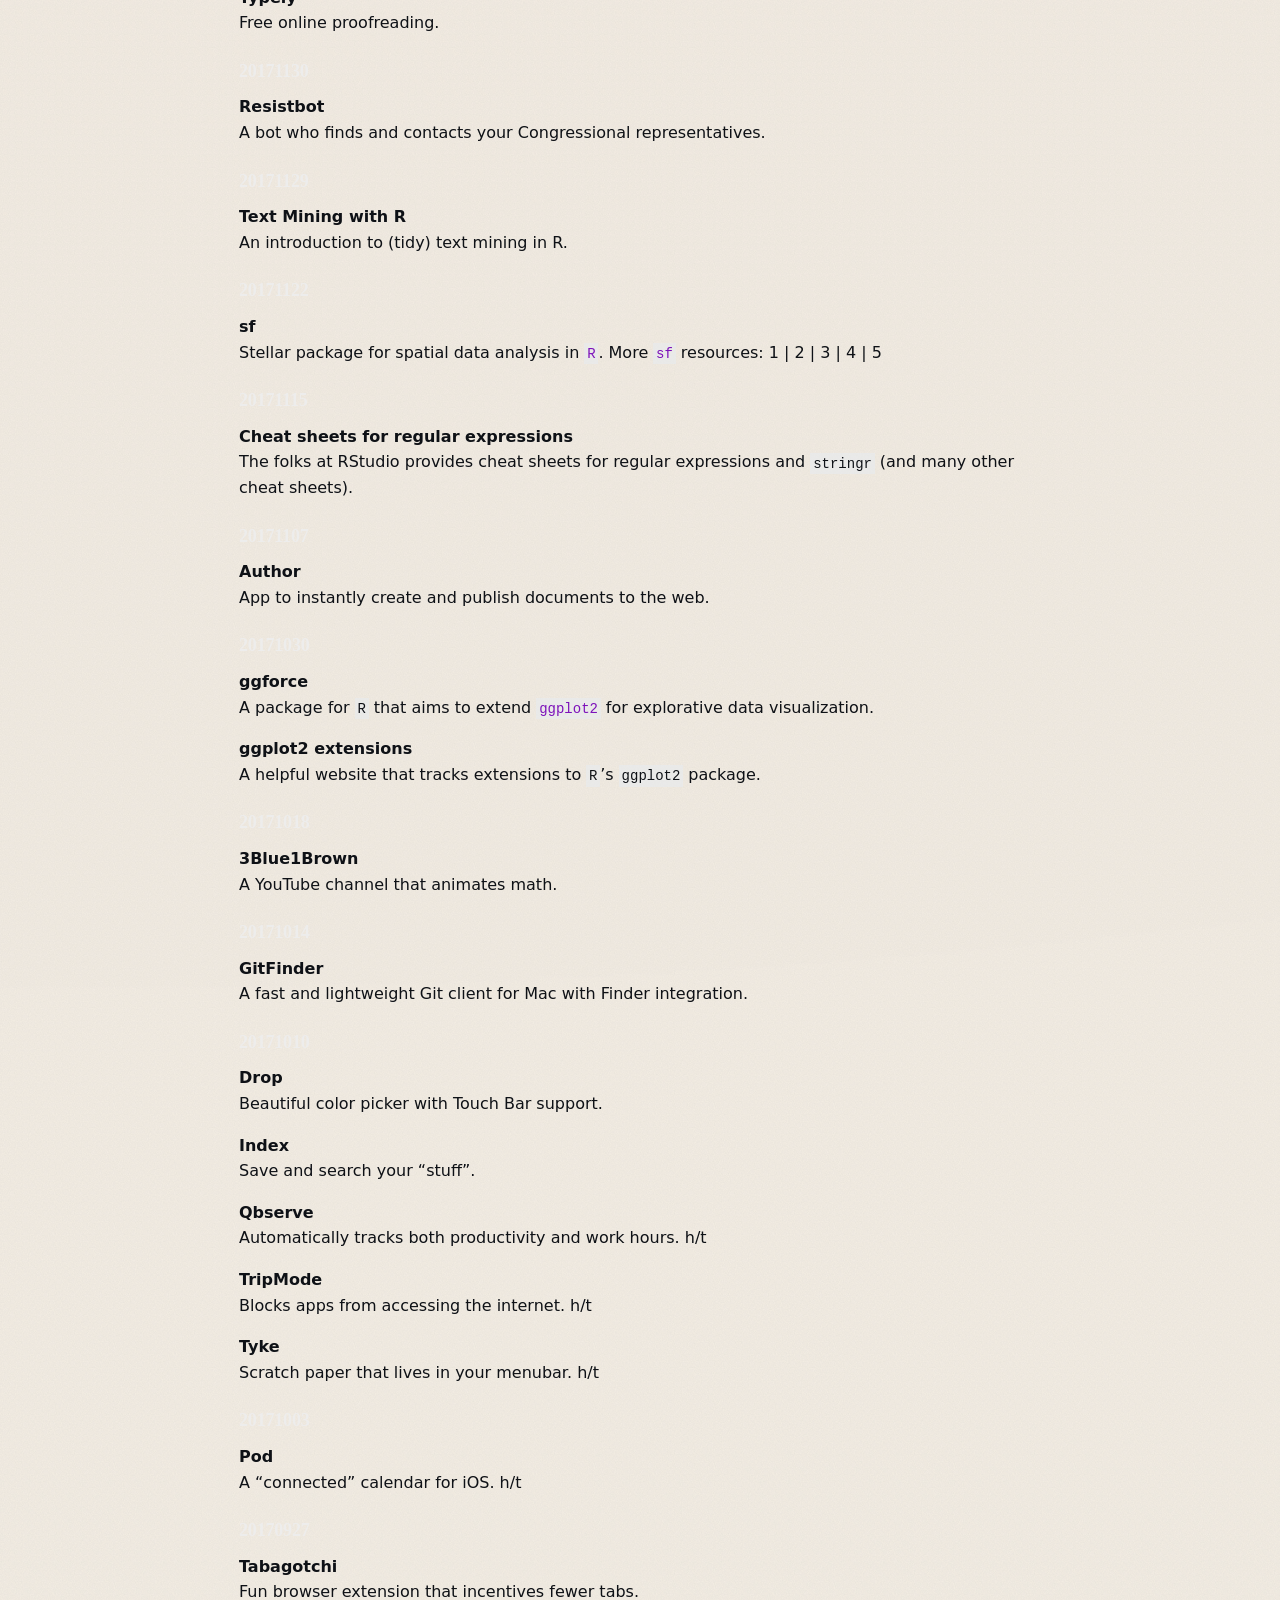
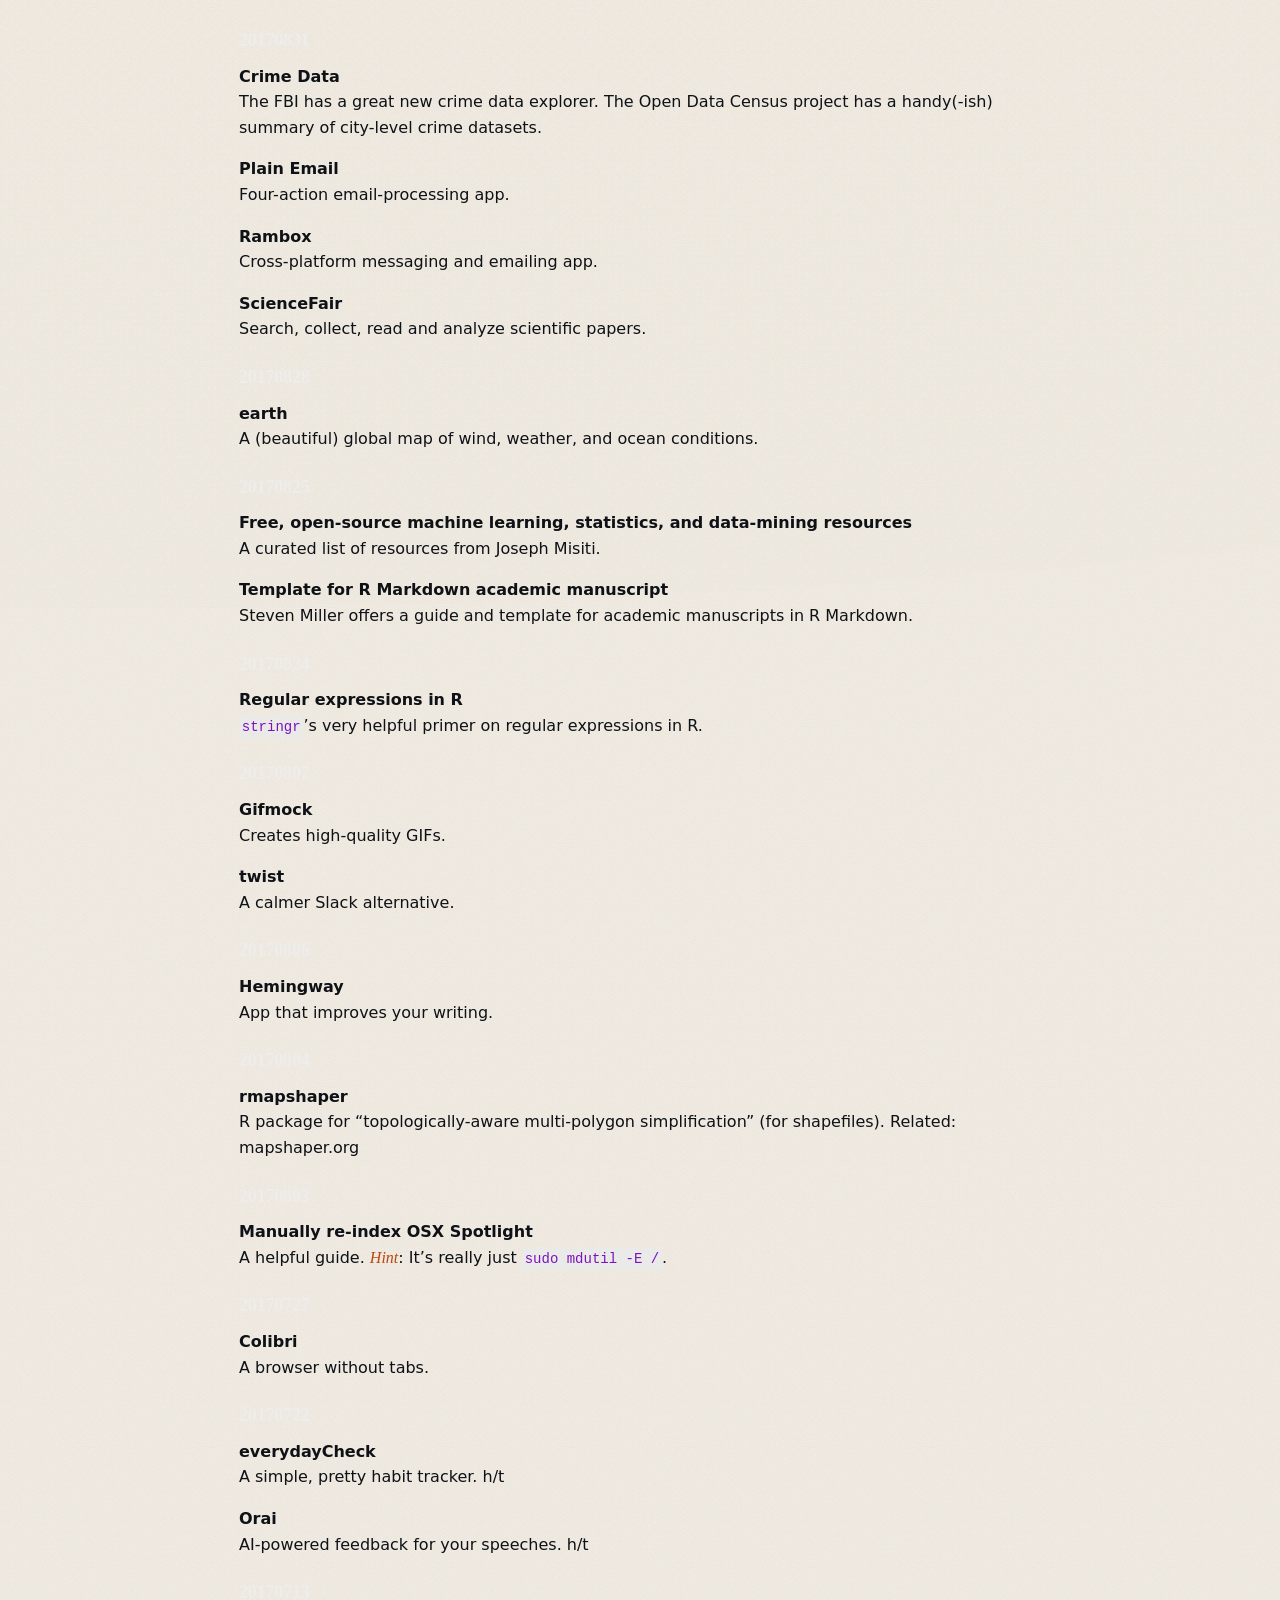
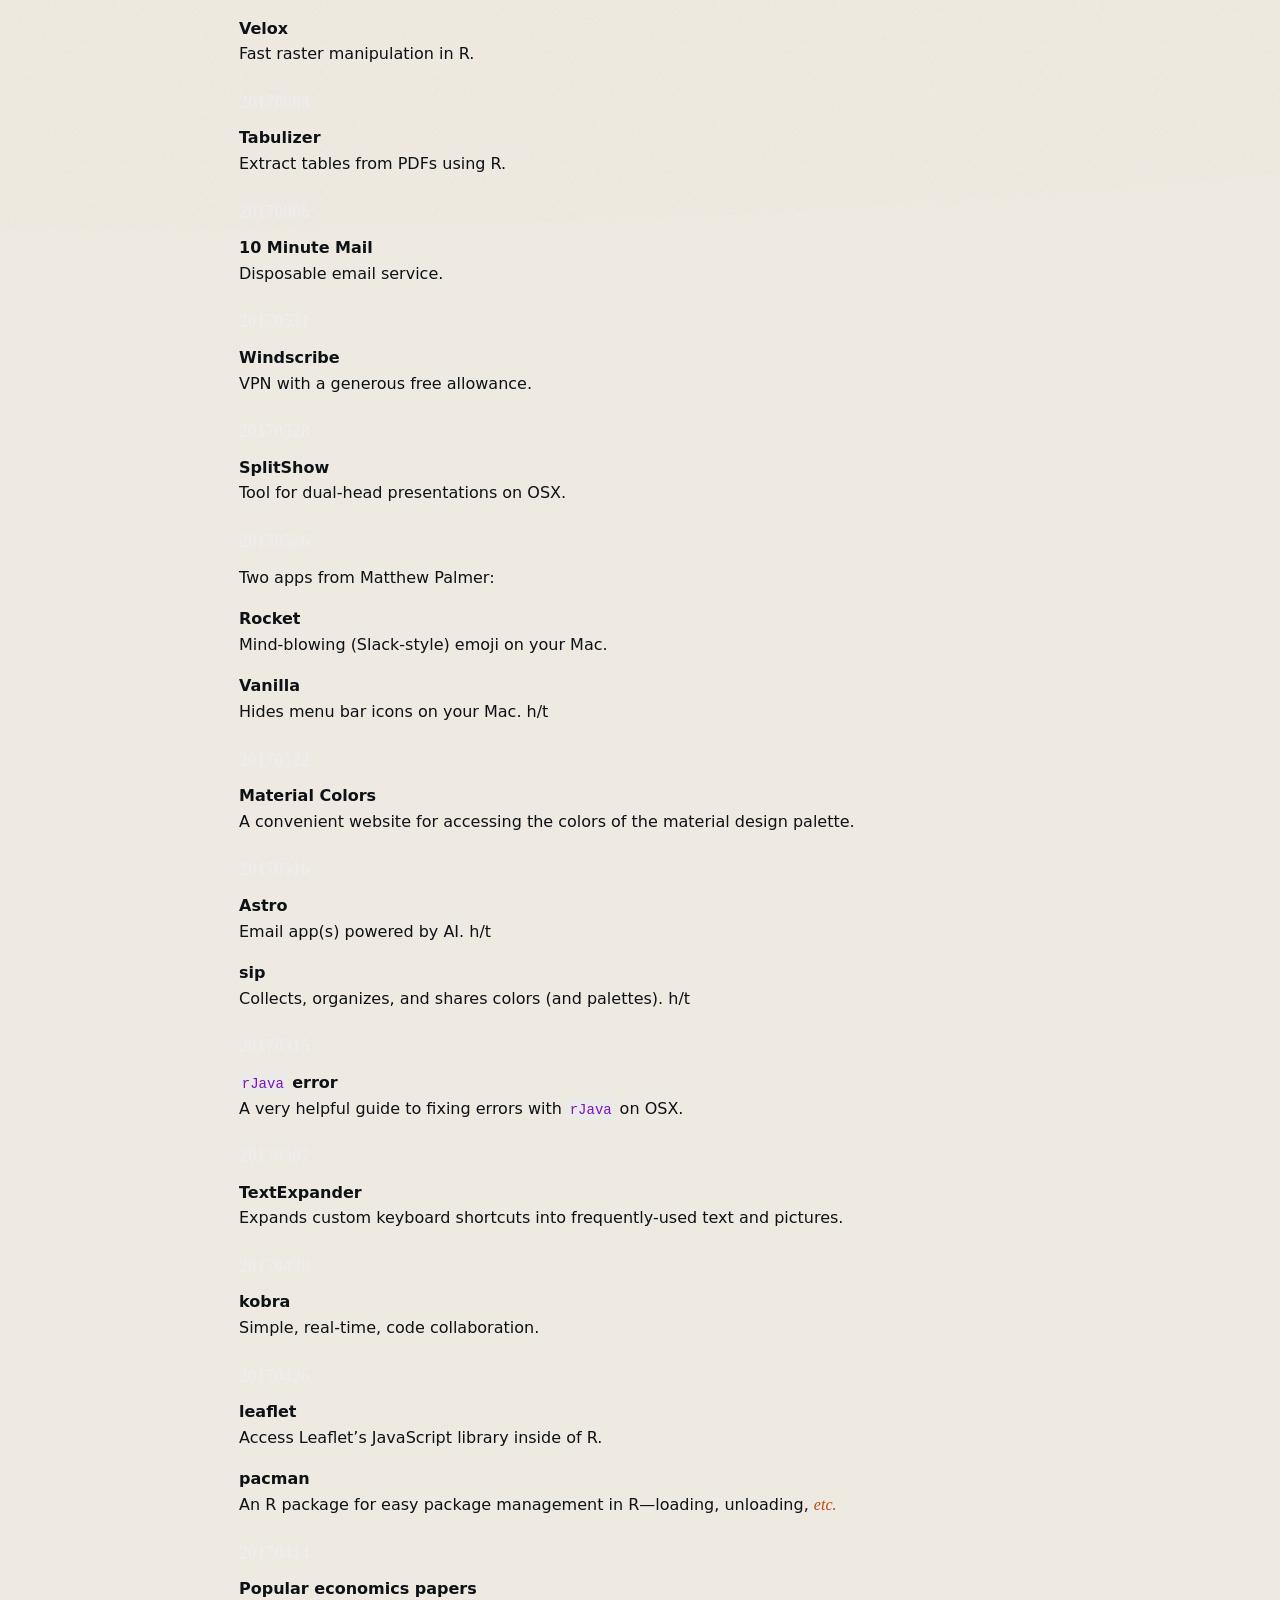
<file: links.html>
<!DOCTYPE html>
<html xmlns="http://www.w3.org/1999/xhtml" lang="en" xml:lang="en"><head>

<meta charset="utf-8">
<meta name="generator" content="quarto-1.8.25">

<meta name="viewport" content="width=device-width, initial-scale=1.0, user-scalable=yes">


<title>links – Ed Rubin</title>
<style>
code{white-space: pre-wrap;}
span.smallcaps{font-variant: small-caps;}
div.columns{display: flex; gap: min(4vw, 1.5em);}
div.column{flex: auto; overflow-x: auto;}
div.hanging-indent{margin-left: 1.5em; text-indent: -1.5em;}
ul.task-list{list-style: none;}
ul.task-list li input[type="checkbox"] {
  width: 0.8em;
  margin: 0 0.8em 0.2em -1em; /* quarto-specific, see https://github.com/quarto-dev/quarto-cli/issues/4556 */ 
  vertical-align: middle;
}
</style>


<script src="site_libs/quarto-nav/quarto-nav.js"></script>
<script src="site_libs/quarto-nav/headroom.min.js"></script>
<script src="site_libs/clipboard/clipboard.min.js"></script>
<script src="site_libs/quarto-search/autocomplete.umd.js"></script>
<script src="site_libs/quarto-search/fuse.min.js"></script>
<script src="site_libs/quarto-search/quarto-search.js"></script>
<meta name="quarto:offset" content="./">
<link href="./images/yellow-duck-512.png" rel="icon" type="image/png">
<script src="site_libs/quarto-html/quarto.js" type="module"></script>
<script src="site_libs/quarto-html/tabsets/tabsets.js" type="module"></script>
<script src="site_libs/quarto-html/axe/axe-check.js" type="module"></script>
<script src="site_libs/quarto-html/popper.min.js"></script>
<script src="site_libs/quarto-html/tippy.umd.min.js"></script>
<script src="site_libs/quarto-html/anchor.min.js"></script>
<link href="site_libs/quarto-html/tippy.css" rel="stylesheet">
<link href="site_libs/quarto-html/quarto-syntax-highlighting-7b89279ff1a6dce999919e0e67d4d9ec.css" rel="stylesheet" id="quarto-text-highlighting-styles">
<script src="site_libs/bootstrap/bootstrap.min.js"></script>
<link href="site_libs/bootstrap/bootstrap-icons.css" rel="stylesheet">
<link href="site_libs/bootstrap/bootstrap-5b4ad623e5705c0698d39aec6f10cf02.min.css" rel="stylesheet" append-hash="true" id="quarto-bootstrap" data-mode="light">
<script id="quarto-search-options" type="application/json">{
  "location": "navbar",
  "copy-button": false,
  "collapse-after": 3,
  "panel-placement": "end",
  "type": "overlay",
  "limit": 50,
  "keyboard-shortcut": [
    "f",
    "/",
    "s"
  ],
  "show-item-context": false,
  "language": {
    "search-no-results-text": "No results",
    "search-matching-documents-text": "matching documents",
    "search-copy-link-title": "Copy link to search",
    "search-hide-matches-text": "Hide additional matches",
    "search-more-match-text": "more match in this document",
    "search-more-matches-text": "more matches in this document",
    "search-clear-button-title": "Clear",
    "search-text-placeholder": "",
    "search-detached-cancel-button-title": "Cancel",
    "search-submit-button-title": "Submit",
    "search-label": "Search"
  }
}</script>


<link rel="stylesheet" href="styles.css">
</head>

<body class="nav-fixed fullcontent quarto-light">

<div id="quarto-search-results"></div>
  <header id="quarto-header" class="headroom fixed-top">
    <nav class="navbar navbar-expand-lg " data-bs-theme="dark">
      <div class="navbar-container container-fluid">
      <div class="navbar-brand-container mx-auto">
    <a href="./index.html" class="navbar-brand navbar-brand-logo">
    </a>
    <a class="navbar-brand" href="./index.html">
    <span class="navbar-title">Ed Rubin</span>
    </a>
  </div>
            <div id="quarto-search" class="" title="Search"></div>
          <button class="navbar-toggler" type="button" data-bs-toggle="collapse" data-bs-target="#navbarCollapse" aria-controls="navbarCollapse" role="menu" aria-expanded="false" aria-label="Toggle navigation" onclick="if (window.quartoToggleHeadroom) { window.quartoToggleHeadroom(); }">
  <span class="navbar-toggler-icon"></span>
</button>
          <div class="collapse navbar-collapse" id="navbarCollapse">
            <ul class="navbar-nav navbar-nav-scroll me-auto">
  <li class="nav-item">
    <a class="nav-link" href="./index.html"> 
<span class="menu-text">home</span></a>
  </li>  
  <li class="nav-item">
    <a class="nav-link" href="./research.html"> 
<span class="menu-text">research</span></a>
  </li>  
  <li class="nav-item">
    <a class="nav-link" href="./cv.html"> 
<span class="menu-text">cv</span></a>
  </li>  
  <li class="nav-item">
    <a class="nav-link" href="./teaching.html"> 
<span class="menu-text">teaching</span></a>
  </li>  
  <li class="nav-item">
    <a class="nav-link" href="./osweet.html"> 
<span class="menu-text">osweet</span></a>
  </li>  
  <li class="nav-item dropdown ">
    <a class="nav-link dropdown-toggle" href="#" id="nav-menu-more" role="link" data-bs-toggle="dropdown" aria-expanded="false">
 <span class="menu-text">more</span>
    </a>
    <ul class="dropdown-menu" aria-labelledby="nav-menu-more">    
        <li>
    <a class="dropdown-item" href="./bio.html">
 <span class="dropdown-text">bio</span></a>
  </li>  
        <li>
    <a class="dropdown-item" href="https://tweeds.io">
 <span class="dropdown-text">tweeds</span></a>
  </li>  
        <li>
    <a class="dropdown-item" href="./stuff.html">
 <span class="dropdown-text">stuff</span></a>
  </li>  
        <li>
    <a class="dropdown-item" href="./links.html">
 <span class="dropdown-text">links</span></a>
  </li>  
    </ul>
  </li>
</ul>
            <ul class="navbar-nav navbar-nav-scroll ms-auto">
  <li class="nav-item compact">
    <a class="nav-link" href="https://github.com/edrubin"> <i class="bi bi-github" role="img">
</i> 
<span class="menu-text"></span></a>
  </li>  
  <li class="nav-item compact">
    <a class="nav-link" href="./photos.html"> <i class="bi bi-camera2" role="img">
</i> 
<span class="menu-text"></span></a>
  </li>  
</ul>
          </div> <!-- /navcollapse -->
            <div class="quarto-navbar-tools">
</div>
      </div> <!-- /container-fluid -->
    </nav>
</header>
<!-- content -->
<div id="quarto-content" class="quarto-container page-columns page-rows-contents page-layout-article page-navbar">
<!-- sidebar -->
<!-- margin-sidebar -->
    
<!-- main -->
<main class="content" id="quarto-document-content"><header id="title-block-header" class="quarto-title-block"></header>




<p>Useful and/or interesting links for research/productivity/fun.<br><br></p>
<h3 style="color:#EEEEEE" class="anchored">
20240221
</h3>
<p><strong>Tabby</strong> <br> Super customizable, cross-platform <a href="https://tabby.sh/">termial app</a>.</p>
<p><strong>Warp</strong> <br> Rust-based <a href="https://www.warp.dev/">terminal</a> with AI.</p>
<h3 style="color:#EEEEEE" class="anchored">
20230323
</h3>
<p><strong>Expressions</strong> <br> App with (pretty) <a href="https://www.apptorium.com/expressions">live preview of regular expressions</a>.</p>
<h3 style="color:#EEEEEE" class="anchored">
20220302
</h3>
<p><strong>DeckDeckGo</strong> <br> Interactive, web-based <a href="https://deckdeckgo.com/en/">presentations</a>. <a href="https://www.densediscovery.com/">h/t</a></p>
<h3 style="color:#EEEEEE" class="anchored">
20211025
</h3>
<p><strong>Browse AI</strong> <br> <a href="https://www.browse.ai">Track</a> websites. <a href="https://www.densediscovery.com/">h/t</a></p>
<h3 style="color:#EEEEEE" class="anchored">
20210924
</h3>
<p><strong>Rectangle</strong> <br> <a href="https://github.com/rxhanson/Rectangle">Window management</a> based on <a href="https://www.spectacleapp.com">Spectacle</a>.</p>
<h3 style="color:#EEEEEE" class="anchored">
20210208
</h3>
<p><strong>Camo</strong> <br> Use <a href="https://reincubate.com/camo">your phone as a webcam</a>. <a href="https://www.densediscovery.com/">h/t</a></p>
<h3 style="color:#EEEEEE" class="anchored">
20210208
</h3>
<p><strong>Beeper</strong> <br> A single <a href="https://www.beeperhq.com">app to unite all your messaging apps</a>. <a href="https://www.densediscovery.com/">h/t</a></p>
<h3 style="color:#EEEEEE" class="anchored">
20210126
</h3>
<p><strong>ggpomological</strong> <br> <a href="https://www.garrickadenbuie.com/project/ggpomological/"><code>ggplot2</code> theme</a> based upon the <a href="https://usdawatercolors.nal.usda.gov/pom/home.xhtml">USDA’s pomological watercolor collection</a>.</p>
<h3 style="color:#EEEEEE" class="anchored">
20210122
</h3>
<p><strong>disk.frame</strong> <br> <a href="https://diskframe.com">R package</a> that allows you to treat on-disk data as though it were in-memory (<em>i.e.</em>, use <code>data.table</code> or <code>tidyverse</code>). <a href="https://www.brodrigues.co/blog/2019-09-03-disk_frame/">Bonus blog</a> from Bruno Rodrigues.</p>
<h3 style="color:#EEEEEE" class="anchored">
20210121
</h3>
<p><strong>ASCII Decorator</strong> <br> Sublime plugin for <a href="https://github.com/viisual/ASCII-Decorator">ASCII Decorations</a>.</p>
<p><strong>Machine learning flashcards</strong> <br> <a href="https://machinelearningflashcards.com">Flashcards for ML</a> concepts.</p>
<p><strong>lazyrmd</strong> <br> <a href="https://ryanhafen.com/blog/lazyrmd/">Lazy rendering of <code>rmd</code></a>.</p>
<h3 style="color:#EEEEEE" class="anchored">
20201215
</h3>
<p><strong>xaringanExtra</strong> <br> <a href="https://github.com/gadenbuie/xaringanExtra">Extra skills</a> for the R package <code>xaringan</code>.</p>
<p><strong>xaringanthemer</strong> <br> More <a href="https://pkg.garrickadenbuie.com/xaringanthemer/">themes for <code>xaringan</code></a>.</p>
<h3 style="color:#EEEEEE" class="anchored">
20201005
</h3>
<p><strong>voice dream apps</strong> <br></p>
<ul>
<li>reader <a href="https://www.voicedream.com/reader/">reads anything aloud</a> (200+ voices in 30 languages).</li>
<li>writer <a href="https://www.voicedream.com/writer/">helps you proofread out loud</a>.</li>
<li>scanner <a href="https://www.voicedream.com/scanner/">is for text recognition of scans</a>.</li>
</ul>
<p><strong>Freshwater Ecosystems Explorer</strong> <br> Data platform with <a href="https://www.sdg661.app">accurate, up-to-date, high-resolution geospatial data depicting the extent freshwater ecosystems change over time</a>.</p>
<h3 style="color:#EEEEEE" class="anchored">
20200915
</h3>
<p><strong>Synergy</strong> <br> <a href="https://symless.com/synergy">Control multiple computers</a> with a single keyboard/mouse.</p>
<p><strong>Book: Dive into Deep Learning</strong> Online <a href="https://d2l.ai/">deep learning book</a>.</p>
<p><strong>Apache Arrow for R</strong> <br> <a href="https://arrow.apache.org/docs/r/index.html">R package for Apache Arrow</a> in-memory platform. <a href="http://grantmcdermott.com">h/t</a></p>
<p><strong>Wizard Zines Collection</strong> <br> <a href="https://wizardzines.com/">Programming zines</a>. <a href="http://grantmcdermott.com">h/t</a></p>
<h3 style="color:#EEEEEE" class="anchored">
20200915
</h3>
<p><strong>Butterick’s Practical Typography</strong> <br> Online book with practical <a href="https://practicaltypography.com/">advice on typography</a>.</p>
<h3 style="color:#EEEEEE" class="anchored">
20200915
</h3>
<p><strong>tweek</strong> <br> Online <a href="https://tweek.so/">weekly planner</a>. <a href="https://www.densediscovery.com/">h/t</a></p>
<h3 style="color:#EEEEEE" class="anchored">
20200914
</h3>
<p><strong>Mail Merge for Thunderbird</strong> <br> A <a href="https://addons.thunderbird.net/en-US/thunderbird/addon/mail-merge/">mail merge</a> extension for Thunderbird.</p>
<h3 style="color:#EEEEEE" class="anchored">
20200820
</h3>
<p><strong>Compiled ESS point datasets</strong> <br> <a href="https://gitlab.com/openlandmap/compiled-ess-point-data-sets">Compendium</a> of compiled Earth System Science point data sets.</p>
<h3 style="color:#EEEEEE" class="anchored">
20200409
</h3>
<p><strong>Stack</strong> <br> <a href="https://getstack.app/">Browser</a> built for multi-tasking. <a href="https://www.densediscovery.com/">h/t</a></p>
<h3 style="color:#EEEEEE" class="anchored">
20200409
</h3>
<p><strong>codetime</strong> <br> Text-editor <a href="https://www.software.com/code-time">plugin for coding metrics</a> and timing. <a href="https://www.densediscovery.com/">h/t</a></p>
<p><strong>descript</strong> <br> Record and edit <a href="https://www.descript.com/">audio as a transcript</a>. <a href="https://www.densediscovery.com/">h/t</a></p>
<p><strong>Hypothesis</strong> <br> <a href="https://web.hypothes.is/">Annotate the web</a>—and share it. <a href="https://www.densediscovery.com/">h/t</a></p>
<p><strong>Online conference options</strong> <br> There’s more for things bigger than Zoom:</p>
<ul>
<li><a href="https://hopin.to/">hopin</a></li>
<li><a href="https://www.runtheworld.today/">Run the World</a></li>
<li><a href="https://vito.community/">Vito</a> <a href="https://www.densediscovery.com/">h/t</a></li>
</ul>
<h3 style="color:#EEEEEE" class="anchored">
20200210
</h3>
<p><strong>Old Book Illustrations</strong> <br> A compendium of <a href="https://www.oldbookillustrations.com/">illustrations</a> from “old books”.</p>
<p><strong>radian</strong> <br> An <a href="https://github.com/randy3k/radian">alternative console for R</a> with multiline editing and rich syntax highlight. <a href="http://grantmcdermott.com">h/t</a></p>
<h3 style="color:#EEEEEE" class="anchored">
20200106
</h3>
<p><strong>learnr</strong> <br> R package to create Markdown-based, <a href="https://rstudio.github.io/learnr/index.html">interactive tutorials</a>.</p>
<h3 style="color:#EEEEEE" class="anchored">
20191224
</h3>
<p><strong>Convertio</strong> <br> <a href="https://convertio.co/">File conversion</a> across 300+ formats.</p>
<h3 style="color:#EEEEEE" class="anchored">
20191219
</h3>
<p><strong>Arcane Office</strong> <br> In-cloud, private/secure/de-centralized, free <a href="https://arcaneoffice.com/">office suite</a>.</p>
<p><strong>Crosstalk</strong> <br> <a href="https://rstudio.github.io/crosstalk/index.html">Cross-widget interactions in R</a>.</p>
<p><strong>panelView</strong> <br> R package for <a href="https://yiqingxu.org/software/panelView/panelView.html">visualizing treatment, missing-ness, and outcomes in panel data</a>.</p>
<p><strong>speaking.io</strong> <br> <a href="https://speaking.io/">Public-speaking tips</a>. <a href="https://www.densediscovery.com/">h/t</a></p>
<p><strong>Standard ebooks</strong> <br> Curated, high-quality, free <a href="https://standardebooks.org/">ebooks</a>.</p>
<h3 style="color:#EEEEEE" class="anchored">
20191203
</h3>
<p><strong>cally</strong> <br> <a href="https://cally.com/">Find common dates/locations</a> for group events. <a href="https://www.densediscovery.com/">h/t</a></p>
<p><strong>Gantt.io</strong> <br> Easy, pretty, <a href="https://www.gantt.io/">online Gantt charts</a>. <a href="https://www.densediscovery.com/">h/t</a></p>
<h3 style="color:#EEEEEE" class="anchored">
20190923
</h3>
<p><strong>devhints</strong> <br> A collection of <a href="https://devhints.io/">cheatseets</a>, <em>e.g.</em>, <a href="https://devhints.io/bash">bash</a>, <a href="https://devhints.io/regexp">regex</a> and <a href="https://devhints.io/vim">vim</a>.</p>
<h3 style="color:#EEEEEE" class="anchored">
20190923
</h3>
<p><strong>jQuery cheatsheet</strong> <br> <a href="https://websitesetup.org/jquery-cheat-sheet/">Cheatseet</a> for jQuery.</p>
<h3 style="color:#EEEEEE" class="anchored">
20190821
</h3>
<p><strong>blastula</strong> <br> <a href="https://github.com/rich-iannone/blastula">Send beautiful HTML emails from R</a>.</p>
<h3 style="color:#EEEEEE" class="anchored">
20190717
</h3>
<p><strong>Really Good Emails</strong> <br> Currated collection of <a href="https://reallygoodemails.com/">beautiful, well-crafted emails</a>. <a href="https://www.densediscovery.com/">h/t</a></p>
<p><strong>tresorit</strong> <br> Secure <a href="https://tresorit.com/">cloud storage</a>. <a href="https://www.densediscovery.com/">h/t</a></p>
<h3 style="color:#EEEEEE" class="anchored">
20190717
</h3>
<p><strong>In-Browser Markdown Editors</strong> <br> - <a href="https://hackmd.io/">HackMD</a> - <a href="https://stackedit.io/">StackEdit</a> - <a href="https://www.madoko.net/">Madoko</a></p>
<h3 style="color:#EEEEEE" class="anchored">
20190715
</h3>
<p><strong>Noted</strong> <br> Integrated <a href="https://www.notedapp.io/">audio-recording and note-taking</a> app.</p>
<h3 style="color:#EEEEEE" class="anchored">
20190702
</h3>
<p><strong>Twizzy</strong> <br> <a href="https://www.zenflowchart.com/">Simple, clean flowchart tool</a>. <a href="https://www.densediscovery.com/">h/t</a></p>
<h3 style="color:#EEEEEE" class="anchored">
20190620
</h3>
<p><strong>Twizzy</strong> <br> <a href="https://twizzy.app/">Twitter without the timeline</a> (just message and tweet). <a href="https://www.densediscovery.com/">h/t</a></p>
<h3 style="color:#EEEEEE" class="anchored">
20190326
</h3>
<p><strong>rticle</strong> <br> LaTeX journal <a href="https://github.com/rstudio/rticles">article templates for R Markdown</a>.</p>
<h3 style="color:#EEEEEE" class="anchored">
20190326
</h3>
<p><strong>Makepad</strong> <br> (Online) <a href="https://makepad.live/">project management for single users</a>—no team features.</p>
<h3 style="color:#EEEEEE" class="anchored">
20190319
</h3>
<p><strong>Firefox Send</strong> <br> <a href="https://send.firefox.com/">Send files</a> up to 2.5GB (1GB without signing in). <a href="https://www.densediscovery.com/">h/t</a></p>
<p><strong>TAYL</strong> <br> <a href="https://www.tayl.app/">Turn text articles into podcasts</a>. <a href="https://www.densediscovery.com/">h/t</a></p>
<p><strong>Workbench</strong> <br> <a href="http://workbenchdata.com/">Code-free data sharing and analysis platform</a>.</p>
<h3 style="color:#EEEEEE" class="anchored">
20190219
</h3>
<p><strong>Marvin</strong> <br> “Ultimate” <a href="https://amazingmarvin.com">productivity tool</a>. <a href="https://www.densediscovery.com/">h/t</a></p>
<h3 style="color:#EEEEEE" class="anchored">
20190131
</h3>
<p><strong>Buttondown</strong> <br> Simple, online, markdown-based <a href="https://buttondown.email">newsletter app</a>.</p>
<h3 style="color:#EEEEEE" class="anchored">
20190115
</h3>
<p><strong>Background Music</strong> <br> <a href="https://github.com/kyleneideck/BackgroundMusic">Audio utility</a> to automatically pause music and/or mute specific applications.</p>
<h3 style="color:#EEEEEE" class="anchored">
20181221
</h3>
<p><strong>drake</strong> <br> R package for <a href="https://ropensci.github.io/drake/">workflow management of data-driven tasks</a>.</p>
<p><strong>fontawesome package</strong> <br> LaTeX <a href="http://mirror.neu.edu.cn/CTAN/fonts/fontawesome/doc/fontawesome.pdf">package to access Font Awesome icons</a>.</p>
<h3 style="color:#EEEEEE" class="anchored">
20181207
</h3>
<p><strong>NES.css</strong> <br> NES-style <a href="https://bcrikko.github.io/NES.css/">CSS Framework</a>.</p>
<p><strong>rayshader</strong> <br> R package for <a href="https://github.com/tylermorganwall/rayshader">producing 2D and 3D hillshaded maps of elevation matrices</a>. <a href="http://johnloeser.github.io">h/t</a></p>
<h3 style="color:#EEEEEE" class="anchored">
20181205
</h3>
<p><strong>iotools</strong> <br> R package for <a href="https://cran.r-project.org/web/packages/iotools/index.html">streaming and data parsing</a>.</p>
<h3 style="color:#EEEEEE" class="anchored">
20181128
</h3>
<p><strong>pqR</strong> <br> A <a href="https://github.com/radfordneal/pqR">“pretty quick” version of R</a>. <a href="http://grantmcdermott.com">h/t</a></p>
<h3 style="color:#EEEEEE" class="anchored">
20181127
</h3>
<p><strong>cloudyr</strong> <br> A collection of R packages that <a href="https://github.com/cloudyr">connect R to cloud resources</a>.</p>
<h3 style="color:#EEEEEE" class="anchored">
20181120
</h3>
<p><strong>fst</strong> <br> <a href="https://www.fstpackage.org">Fast and easy serialization of data frames</a> in R (and Julia).</p>
<p><strong>RStudio Server Amazon Machine Images</strong> <br> Louis Aslett provides a tremendous public service in hosting and updating (and providing basic instructions for) <a href="http://www.louisaslett.com/RStudio_AMI/">RStudio/R machine images for Amazon</a>.</p>
<h3 style="color:#EEEEEE" class="anchored">
20181015
</h3>
<p><strong>Spaceship Prompt</strong> <br> <a href="https://github.com/denysdovhan/spaceship-prompt">Minimalistic and flexible Zsh prompt</a>.</p>
<p><strong>trminal</strong> <br> <a href="https://www.bitfield.se/trminal/index.html">Quickly opens a Mac Terminal (or iTerm 2) window</a> for the current Finder directory. Akin to <a href="http://zipzapmac.com/go2shell">Go2Shell</a> but with more frequent/recent updates.</p>
<h3 style="color:#EEEEEE" class="anchored">
20181008
</h3>
<p><strong>ColorBox</strong> <br> Custom <a href="https://www.colorbox.io">color-scale builder</a>. <a href="https://www.densediscovery.com">h/t</a></p>
<p><strong>latex2exp</strong> <br> <a href="https://github.com/stefano-meschiari/latex2exp/">R package that converts LaTeX expressions</a> to (annoying) plotmath.</p>
<h3 style="color:#EEEEEE" class="anchored">
20181002
</h3>
<p><strong>Superhuman</strong> <br> Very <a href="https://superhuman.com">fast email client</a> (based on what they say). <a href="https://www.densediscovery.com">h/t</a></p>
<h3 style="color:#EEEEEE" class="anchored">
20180928
</h3>
<p><strong>What If</strong> <br> <a href="https://pair-code.github.io/what-if-tool/index.html#intro">Tool for inspecting machine-learning models</a>.</p>
<h3 style="color:#EEEEEE" class="anchored">
20180925
</h3>
<p><strong>GeoDa</strong> <br> Free, open-source <a href="https://geodacenter.github.io">geospatial software</a>.</p>
<p><strong>iTerm2 borderless</strong> <br> <a href="https://github.com/jasonwoodland/iTerm2-borderless">A nice patch</a> for iTerm2 that creates a more minimal aesthetic for <a href="https://iterm2.com/documentation-shell-integration.html">iTerm2</a>.</p>
<p><strong>kitty</strong> <br> GPU-based <a href="https://sw.kovidgoyal.net/kitty/">terminal emulator</a>.</p>
<h3 style="color:#EEEEEE" class="anchored">
20180911
</h3>
<p><strong>Rbox</strong> <br> R package to <a href="https://github.com/saeidamiri1/rbox">run R in Atom</a>.</p>
<h3 style="color:#EEEEEE" class="anchored">
20180831
</h3>
<p><strong>RMarkdown presentation by Yihui Xie</strong> <br> A <a href="https://slides.yihui.name/2017-rmarkdown-UNL-Yihui-Xie.html">presentation</a> by Yihui Xie on bookdown, blogdown, and xaringan. There are <a href="https://yihui.name/en/vitae/">many more presentations available by Yihui Xie</a>.</p>
<h3 style="color:#EEEEEE" class="anchored">
20180830
</h3>
<p><strong>hey-pane</strong> <br> <a href="https://atom.io/packages/hey-pane">Atom extension for enlarging the active panel</a> (includes keyboard shortcut).</p>
<p><strong>typing.io</strong> <br> <a href="https://typing.io">Typing practice</a> for many programming languages.</p>
<h3 style="color:#EEEEEE" class="anchored">
20180815
</h3>
<p><strong>DeclareDesign</strong> <br> <a href="https://declaredesign.org">Declaring and analyzing research designs in the social sciences</a>. <a href="http://grantmcdermott.com">h/t</a></p>
<p><strong>R for Data Science</strong> <br> <a href="http://r4ds.had.co.nz">Online book about R for Data Science</a> by Garrett Grolemund and Haldey Wickham.</p>
<h3 style="color:#EEEEEE" class="anchored">
20180718
</h3>
<p><strong>Biblatex Cheat Sheet</strong> <br> A <a href="CheatSheets/cheatSheetBiblatex.pdf">cheat sheet for Biblatex</a>.</p>
<p><strong>Writing tools for Atom</strong> <br> <a href="https://atom.io/packages/linter-write-good">linter-write-good</a> lints English prose. <a href="https://atom.io/packages/linter-just-say-no">Linter Just Say No</a> helps you avoid using hedge words.</p>
<h3 style="color:#EEEEEE" class="anchored">
20180718
</h3>
<p><strong>Bib-it</strong> <br> <a href="http://bib-it.sourceforge.net/help/fieldsAndEntryTypes.php#techreport">Compendium of BibTeX</a> entry and field types.</p>
<p><strong>Culture Concorde</strong> <br> Simple menu-bar <a href="http://www.cultureconcorde.com">curated-music player</a>. <a href="https://www.offscreenmag.com">h/t</a></p>
<p><strong>Dotgrid</strong> <br> “Minimal <a href="https://hundredrabbits.itch.io/dotgrid">vector drawing tool</a>”. <a href="https://www.offscreenmag.com">h/t</a></p>
<h3 style="color:#EEEEEE" class="anchored">
20180524
</h3>
<p><strong>UberConference</strong> <br> Great, <a href="https://www.uberconference.com/features">feature-rich meeting platform</a>.</p>
<h3 style="color:#EEEEEE" class="anchored">
20180516
</h3>
<p><strong>Figure it Out</strong> <br> Pretty Chrome extension (and website) to <a href="https://www.fioapp.co">figure out time zones</a>.</p>
<p><strong>grasshopper</strong> <br> Free app that <a href="https://grasshopper.codes">teaches coding</a>.</p>
<p><strong>txt.fyi</strong> <br> “This is the dumbest <a href="https://txt.fyi">publishing platform on the web</a>.” <a href="https://www.offscreenmag.com">h/t</a></p>
<h3 style="color:#EEEEEE" class="anchored">
20180510
</h3>
<p><strong>Gradescope</strong> <br> <a href="https://gradescope.com">Grading web service</a> with really nice grading/rubric setup.</p>
<h3 style="color:#EEEEEE" class="anchored">
20180430
</h3>
<p><strong>ScreenFocus</strong> <br> Auto-dim (and auto-un-dim) when <a href="http://www.apptorium.com/screenfocus">working with multiple monitors</a>. <a href="https://www.offscreenmag.com">h/t</a></p>
<h3 style="color:#EEEEEE" class="anchored">
20180426
</h3>
<p><strong>Clocker</strong> <br> OSX app to plan and organize <a href="https://github.com/abhishekbanthia/Clocker">through timezones</a>.</p>
<p><strong>imdone</strong> <br> Atom package that provides a card- and list-based <a href="https://atom.io/packages/imdone-atom">user interface for <code>TODO</code>s in your scripts</a>.</p>
<p><strong>themer</strong> <br> <a href="https://themer.mjswensen.com">Generates color themes</a> given a set of colors.</p>
<h3 style="color:#EEEEEE" class="anchored">
20180419
</h3>
<p><strong>binder</strong> <br> <a href="https://mybinder.org">Turns a GitHub repo into a collection of interactive notebooks</a>. <a href="http://dlabctawg.github.io">h/t</a></p>
<h3 style="color:#EEEEEE" class="anchored">
20180410
</h3>
<p><strong>Gnotes</strong> <br> Simple <a href="https://notes.giggy.com">markdown to Evernote</a>. Somewhat like <a href="https://marxi.co">Marxico</a>.</p>
<p><strong><code>gsynth</code></strong> <br> R package for <a href="http://yiqingxu.org/software/gsynth/gsynth_examples.html">generalized synthetic control methods</a>.</p>
<h3 style="color:#EEEEEE" class="anchored">
20180406
</h3>
<p><strong>SuperLearner</strong> <br> R package for a <a href="https://github.com/ecpolley/SuperLearner">prediction-model ensembling method</a>.</p>
<h3 style="color:#EEEEEE" class="anchored">
20180403
</h3>
<p><strong>Beautiful AI</strong> <br> <a href="https://www.beautiful.ai">AI-powered presentations</a>.</p>
<h3 style="color:#EEEEEE" class="anchored">
20180329
</h3>
<p><strong>Academic Sequitur</strong> <br> A website that <a href="https://academicsequitur.com">tracks over 90 major economics and finance journals</a>.</p>
<h3 style="color:#EEEEEE" class="anchored">
20180320
</h3>
<p><strong>Teletype for Atom</strong> <br> An <a href="https://teletype.atom.io">Atom package to collaborate in real time</a>.</p>
<h3 style="color:#EEEEEE" class="anchored">
20180315
</h3>
<p><strong><code>AppleHealthAnalysis</code></strong> <br> An <a href="https://github.com/deepankardatta/AppleHealthAnalysis">R package to import and analyze data from the iOS Apple Health app</a>.</p>
<h3 style="color:#EEEEEE" class="anchored">
20180301
</h3>
<p><strong>regex-railroad-diagram package</strong> <br> A <a href="https://atom.io/packages/regex-railroad-diagram">regular expression railroad diagram view</a> for regular expression under cursor in Atom.</p>
<h3 style="color:#EEEEEE" class="anchored">
20180301
</h3>
<p><strong>Things 3</strong> <br> <a href="https://culturedcode.com/things/">Personal task manager</a>. I’m switching from OmniFocus.</p>
<p><strong>Workflow</strong> <br> <a href="https://workflow.is">Automation tool</a> for iOS.</p>
<h3 style="color:#EEEEEE" class="anchored">
20180213
</h3>
<p><strong>hiri</strong> <br> Clean, powerful <a href="https://www.hiri.com">email/calendar/task/contact</a> app.</p>
<h3 style="color:#EEEEEE" class="anchored">
20180202
</h3>
<p><strong>XML Sitemaps</strong> <br> Simple <a href="https://www.xml-sitemaps.com">tool for creating XML sitemaps</a> (along with other formats).</p>
<h3 style="color:#EEEEEE" class="anchored">
20180129
</h3>
<p><strong>Viridis in QGIS</strong> <br> <a href="https://gist.github.com/cossatot/6fd455d6a2e0e1fdb8ed547dd2176eae">Viridis color palettes (ramps)</a> for QGIS.</p>
<h3 style="color:#EEEEEE" class="anchored">
20180115
</h3>
<p><strong>LittleSnitch</strong> <br> <a href="https://www.obdev.at/products/littlesnitch/index.html">View and manage internet connections</a> from your Mac. (Also: <a href="https://www.obdev.at/products/microsnitch/index.html">MicroSnitch</a>)</p>
<p><strong>SwiftText</strong> <br> Quick-access <a href="http://giraffelab.com/swifttext/">scratchpad</a> for OSX.</p>
<p><strong>ggthemr</strong> <br> <a href="https://github.com/cttobin/ggthemr">Themes and palettes for <code>ggplot2</code></a>.</p>
<h3 style="color:#EEEEEE" class="anchored">
20171227
</h3>
<p><strong>Typely</strong> <br> Free <a href="https://typely.com">online proofreading</a>.</p>
<h3 style="color:#EEEEEE" class="anchored">
20171130
</h3>
<p><strong>Resistbot</strong> <br> A bot who <a href="https://resistbot.io">finds and contacts your Congressional representatives</a>.</p>
<h3 style="color:#EEEEEE" class="anchored">
20171129
</h3>
<p><strong>Text Mining with R</strong> <br> An <a href="http://tidytextmining.com">introduction to (tidy) text mining in R</a>.</p>
<h3 style="color:#EEEEEE" class="anchored">
20171122
</h3>
<p><strong>sf</strong> <br> Stellar package for <a href="https://cran.r-project.org/web/packages/sf/vignettes/sf1.html">spatial data analysis</a> in <code>R</code>. More <code>sf</code> resources: <a href="https://cran.r-project.org/web/packages/sf/sf.pdf">1</a> | <a href="http://strimas.com/r/tidy-sf/">2</a> | <a href="https://r-spatial.github.io/sf/">3</a> | <a href="http://ggplot2.tidyverse.org/reference/ggsf.html">4</a> | <a href="https://dcl-2017-01.github.io/curriculum/notes/spatial-vis.html">5</a></p>
<h3 style="color:#EEEEEE" class="anchored">
20171115
</h3>
<p><strong>Cheat sheets for regular expressions</strong> <br> The folks at RStudio provides cheat sheets for <a href="CheatSheets/cheatSheetRegEx.pdf">regular expressions</a> and <a href="CheatSheets/cheatSheetStringr.pdf"><code>stringr</code></a> (and <a href="https://www.rstudio.com/resources/cheatsheets/">many other cheat sheets</a>).</p>
<h3 style="color:#EEEEEE" class="anchored">
20171107
</h3>
<p><strong>Author</strong> <br> App to instantly <a href="http://authorapp.co/">create and publish documents to the web</a>.</p>
<h3 style="color:#EEEEEE" class="anchored">
20171030
</h3>
<p><strong>ggforce</strong> <br> A <a href="https://github.com/thomasp85/ggforce">package for <code>R</code></a> that aims to extend <code>ggplot2</code> for explorative data visualization.</p>
<p><strong>ggplot2 extensions</strong> <br> A helpful <a href="https://www.ggplot2-exts.org/index.html">website that tracks extensions to <code>R</code>’s <code>ggplot2</code></a> package.</p>
<h3 style="color:#EEEEEE" class="anchored">
20171018
</h3>
<p><strong>3Blue1Brown</strong> <br> A <a href="https://www.youtube.com/channel/UCYO_jab_esuFRV4b17AJtAw">YouTube channel that animates math</a>.</p>
<h3 style="color:#EEEEEE" class="anchored">
20171014
</h3>
<p><strong>GitFinder</strong> <br> A fast and lightweight <a href="https://zigz.ag/GitFinder/">Git client for Mac with Finder integration</a>.</p>
<h3 style="color:#EEEEEE" class="anchored">
20171010
</h3>
<p><strong>Drop</strong> <br> Beautiful <a href="http://dropcolorpicker.com">color picker</a> with Touch Bar support.</p>
<p><strong>Index</strong> <br> <a href="https://indexapp.com">Save and search your “stuff”</a>.</p>
<p><strong>Qbserve</strong> <br> Automatically <a href="https://qotoqot.com/qbserve">tracks both productivity and work hours</a>. <a href="https://www.offscreenmag.com">h/t</a></p>
<p><strong>TripMode</strong> <br> <a href="https://www.tripmode.ch">Blocks apps from accessing the internet</a>. <a href="https://www.offscreenmag.com">h/t</a></p>
<p><strong>Tyke</strong> <br> <a href="http://tyke.io">Scratch paper</a> that lives in your menubar. <a href="https://www.offscreenmag.com">h/t</a></p>
<h3 style="color:#EEEEEE" class="anchored">
20171003
</h3>
<p><strong>Pod</strong> <br> A <a href="https://pod.io">“connected” calendar</a> for iOS. <a href="https://www.offscreenmag.com">h/t</a></p>
<h3 style="color:#EEEEEE" class="anchored">
20170927
</h3>
<p><strong>Tabagotchi</strong> <br> Fun <a href="http://tabagotchi.com">browser extension that incentives fewer tabs</a>.</p>
<h3 style="color:#EEEEEE" class="anchored">
20170831
</h3>
<p><strong>Crime Data</strong> <br> The FBI has a great new <a href="https://crime-data-explorer.fr.cloud.gov">crime data explorer</a>. The Open Data Census project has a handy(-ish) <a href="http://us-city.census.okfn.org/dataset/crime-stats">summary of city-level crime datasets</a>.</p>
<p><strong>Plain Email</strong> <br> Four-action <a href="http://www.plainemail.com">email-processing app</a>.</p>
<p><strong>Rambox</strong> <br> Cross-platform <a href="http://rambox.pro">messaging and emailing app</a>.</p>
<p><strong>ScienceFair</strong> <br> Search, collect, read and analyze <a href="http://sciencefair-app.com">scientific papers</a>.</p>
<h3 style="color:#EEEEEE" class="anchored">
20170828
</h3>
<p><strong>earth</strong> <br> A (beautiful) <a href="https://earth.nullschool.net/#current/wind/surface/level/orthographic=-97.28,29.06,1030/loc=-95.951,28.471">global map</a> of wind, weather, and ocean conditions.</p>
<h3 style="color:#EEEEEE" class="anchored">
20170825
</h3>
<p><strong>Free, open-source machine learning, statistics, and data-mining resources</strong> <br> A <a href="https://github.com/josephmisiti/awesome-machine-learning/blob/master/books.md">curated list of resources</a> from Joseph Misiti.</p>
<p><strong>Template for R Markdown academic manuscript</strong> <br> Steven Miller offers a <a href="http://svmiller.com/blog/2016/02/svm-r-markdown-manuscript/">guide and template for academic manuscripts in R Markdown</a>.</p>
<h3 style="color:#EEEEEE" class="anchored">
20170824
</h3>
<p><strong>Regular expressions in R</strong> <br> <code>stringr</code>’s very helpful <a href="http://stringr.tidyverse.org/articles/regular-expressions.html">primer on regular expressions in R</a>.</p>
<h3 style="color:#EEEEEE" class="anchored">
20170807
</h3>
<p><strong>Gifmock</strong> <br> <a href="https://gifmock.com">Creates high-quality GIFs</a>.</p>
<p><strong>twist</strong> <br> A calmer <a href="https://twistapp.com">Slack alternative</a>.</p>
<h3 style="color:#EEEEEE" class="anchored">
20170806
</h3>
<p><strong>Hemingway</strong> <br> App that <a href="http://www.hemingwayapp.com">improves your writing</a>.</p>
<h3 style="color:#EEEEEE" class="anchored">
20170804
</h3>
<p><strong>rmapshaper</strong> <br> R package for <a href="https://cran.r-project.org/web/packages/rmapshaper/vignettes/rmapshaper.html">“topologically-aware multi-polygon simplification” (for shapefiles)</a>. Related: <a href="http://mapshaper.org">mapshaper.org</a></p>
<h3 style="color:#EEEEEE" class="anchored">
20170803
</h3>
<p><strong>Manually re-index OSX Spotlight</strong> <br> A helpful <a href="https://www.scrubly.com/blog/how-to-mac/manually-reindex-os-x-spotlight/">guide</a>. <em>Hint</em>: It’s really just <code>sudo mdutil -E /</code>.</p>
<h3 style="color:#EEEEEE" class="anchored">
20170727
</h3>
<p><strong>Colibri</strong> <br> A <a href="https://colibri.opqr.co">browser without tabs</a>.</p>
<h3 style="color:#EEEEEE" class="anchored">
20170722
</h3>
<p><strong>everydayCheck</strong> <br> A simple, pretty <a href="https://everydaycheck.com/">habit tracker</a>. <a href="https://www.offscreenmag.com/">h/t</a></p>
<p><strong>Orai</strong> <br> AI-powered <a href="https://www.oraiapp.com/?">feedback for your speeches</a>. <a href="https://www.offscreenmag.com/">h/t</a></p>
<h3 style="color:#EEEEEE" class="anchored">
20170713
</h3>
<p><strong>Velox</strong> <br> <a href="https://cran.r-project.org/web/packages/velox/README.html">Fast raster manipulation</a> in R.</p>
<h3 style="color:#EEEEEE" class="anchored">
20170608
</h3>
<p><strong>Tabulizer</strong> <br> <a href="https://github.com/ropensci/tabulizer">Extract tables from PDFs</a> using R.</p>
<h3 style="color:#EEEEEE" class="anchored">
20170606
</h3>
<p><strong>10 Minute Mail</strong> <br> <a href="https://www.10minutemail.com">Disposable email</a> service.</p>
<h3 style="color:#EEEEEE" class="anchored">
20170531
</h3>
<p><strong>Windscribe</strong> <br> <a href="https://windscribe.com">VPN</a> with a generous free allowance.</p>
<h3 style="color:#EEEEEE" class="anchored">
20170528
</h3>
<p><strong>SplitShow</strong> <br> Tool for <a href="https://github.com/mpflanzer/splitshow">dual-head presentations</a> on OSX.</p>
<h3 style="color:#EEEEEE" class="anchored">
20170526
</h3>
<p>Two apps from Matthew Palmer:</p>
<p><strong>Rocket</strong> <br> Mind-blowing (Slack-style) <a href="http://matthewpalmer.net/rocket/">emoji on your Mac</a>.</p>
<p><strong>Vanilla</strong> <br> <a href="http://matthewpalmer.net/vanilla/">Hides menu bar icons</a> on your Mac. <a href="www.offscreenmag.com">h/t</a></p>
<h3 style="color:#EEEEEE" class="anchored">
20170522
</h3>
<p><strong>Material Colors</strong> <br> A convenient <a href="https://www.materialpalette.com/colors">website</a> for accessing the colors of the material design palette.</p>
<h3 style="color:#EEEEEE" class="anchored">
20170516
</h3>
<p><strong>Astro</strong> <br> <a href="https://www.helloastro.com">Email app(s)</a> powered by AI. <a href="www.offscreenmag.com">h/t</a></p>
<p><strong>sip</strong> <br> <a href="http://sipapp.io">Collects, organizes, and shares colors</a> (and palettes). <a href="www.offscreenmag.com">h/t</a></p>
<h3 style="color:#EEEEEE" class="anchored">
20170515
</h3>
<p><strong><code>rJava</code> error</strong> <br> A very helpful <a href="https://github.com/snowflakedb/dplyr-snowflakedb/wiki/Configuring-R-rJava-RJDBC-on-Mac-OS-X">guide</a> to fixing errors with <code>rJava</code> on OSX.</p>
<h3 style="color:#EEEEEE" class="anchored">
20170507
</h3>
<p><strong>TextExpander</strong> <br> <a href="https://smilesoftware.com/textexpander">Expands custom keyboard shortcuts</a> into frequently-used text and pictures.</p>
<h3 style="color:#EEEEEE" class="anchored">
20170430
</h3>
<p><strong>kobra</strong> <br> Simple, real-time, <a href="https://kobra.io/">code collaboration</a>.</p>
<h3 style="color:#EEEEEE" class="anchored">
20170426
</h3>
<p><strong>leaflet</strong> <br> <a href="https://rstudio.github.io/leaflet/">Access Leaflet’s JavaScript library inside of R</a>.</p>
<p><strong>pacman</strong><br> An <a href="https://cran.r-project.org/web/packages/pacman/vignettes/Introduction_to_pacman.html">R package for easy package management in R</a>—loading, unloading, <em>etc.</em></p>
<h3 style="color:#EEEEEE" class="anchored">
20170414
</h3>
<p><strong>Popular economics papers</strong> <br> Oxford University Press provides a list of <a href="https://oxfordjournals.org/en/our-journals/social-sciences/most-popular-economics-papers.html">the most popular economics papers</a> from The Quarterly Journal of Economics (QJE) and The Review of Economics Studies (REStud).</p>
<h3 style="color:#EEEEEE" class="anchored">
20170410
</h3>
<p><strong>Unpaywall</strong> <br> <a href="http://unpaywall.org">Read paywalled research papers</a> for free.</p>
<h3 style="color:#EEEEEE" class="anchored">
20170406
</h3>
<p><strong>VPN</strong> <br> In addition to having great names, <a href="www.cyberghostvpn.com">CyberGhost</a> and <a href="https://www.tunnelbear.com">TunnelBear</a> provide VPN services. Both services offer free options.</p>
<h3 style="color:#EEEEEE" class="anchored">
20170331
</h3>
<p><strong>LaTeX, meet ggplot2</strong> <br> Port images out <a href="http://iltabiai.github.io/tips/latex/2015/09/15/latex-tikzdevice-r.html">out of R and into LaTeX</a>. <a href="https://twitter.com/loesch82?lang=en">h/t</a></p>
<h3 style="color:#EEEEEE" class="anchored">
20170329
</h3>
<p><strong>Comparing text files</strong> <br> <a href="https://www.diffchecker.com">Diffchecker</a> and <a href="https://text-compare.com">Text Compare!</a> offer in-browser comparisons between text documents. In Atom, <a href="https://atom.io/packages/split-diff">split-diff</a> and <a href="https://atom.io/packages/compare-files">compare-files</a> offer between-document comparisons.</p>
<h3 style="color:#EEEEEE" class="anchored">
20170324
</h3>
<p><strong>asciicinema</strong> <br> <a href="https://asciinema.org/">asciinema</a> (formerly ascii.io) is a free and open source solution for recording terminal sessions and sharing them on the web.</p>
<p><strong>Markdown online</strong> <br> <a href="http://dillinger.io/">Dillinger</a>, <a href="https://stackedit.io/">StackEdit</a>, and <a href="http://markdownlivepreview.com/">Markdown Live Preview</a> offer three online Markdown editors/renderers. <a href="https://remarkjs.com/#1">remark</a>, <a href="https://yhatt.github.io/marp/">Marp</a>, <a href="https://www.swipe.to/markdown/">swipe</a>, and <a href="https://www.decksetapp.com/">Deckset</a> offer options for rendering Markdown into presentation slides (also, <a href="http://rmarkdown.rstudio.com/ioslides_presentation_format.html">Rmarkdown with ioslides</a>).</p>
<h3 style="color:#EEEEEE" class="anchored">
20170312
</h3>
<p><strong>FocusList</strong><br> A <a href="http://focuslist.co">daily planner and focus app</a> based on Pomodoro. <a href="http://thesweetsetup.com/staying-productive-pomodoro-technique-sponsor/">h/t</a></p>
<p><strong>Giphy Capture</strong><br> <a href="https://giphy.com/apps/giphycapture">Create GIFs</a> on your Mac. Other options: <a href="https://gifox.io">Gifox</a>, <a href="http://recordit.co">Recordit</a>, and <a href="https://gyazo.com">Gyazo</a>.</p>
<h3 style="color:#EEEEEE" class="anchored">
20170227
</h3>
<p><strong>pander</strong><br> An R <a href="https://rapporter.github.io/pander/">Pandoc writer</a>—for rendering R objects into Pandoc’s markdown.</p>
<h3 style="color:#EEEEEE" class="anchored">
20170209
</h3>
<p><strong>Typora</strong><br> A <a href="https://typora.io/">live and minimal Markdown editor</a>.</p>
<h3 style="color:#EEEEEE" class="anchored">
20170206
</h3>
<p><strong>GGally</strong><br> <a href="http://ggobi.github.io/ggally/">Extends R’s <code>ggplot2</code></a> with many helpful graphical functions.</p>
<h3 style="color:#EEEEEE" class="anchored">
20170123
</h3>
<p><strong>LightTable</strong><br> Open-source <a href="http://lighttable.com">text editor</a> with in-line code evaluation.</p>
<h3 style="color:#EEEEEE" class="anchored">
20170123
</h3>
<p><strong>Redkix</strong><br> Reat-time <a href="https://redkix.com">email app</a>.</p>
<p><strong>Typeform</strong><br> Clean, <a href="http://typeform.com">online forms</a>.</p>
<h3 style="color:#EEEEEE" class="anchored">
20170123
</h3>
<p><strong>Codr</strong><br> A lightweight, <a href="http://codr.io">collaborative pastebin (whiteboard) for code</a>.</p>
<p><strong>SageMathCloud</strong><br> Collaboratively <a href="https://cloud.sagemath.com">use open source math software/terminals in your browser</a>.</p>
<p><strong>SubEthaEdit (4)</strong><br> <a href="https://www.codingmonkeys.de/subethaedit/">Collaborative text editing</a>.</p>
<h3 style="color:#EEEEEE" class="anchored">
20170116
</h3>
<p><strong>Mac Setup</strong><br> <a href="http://sourabhbajaj.com/mac-setup/">Helpful guide</a> for setting up a Mac for most popular languages and programming/scripting tools.</p>
<h3 style="color:#EEEEEE" class="anchored">
20170115
</h3>
<p><strong>Studies</strong><br> <a href="http://www.studiesapp.com">Flash cards</a> for iOS and OSX.</p>
<h3 style="color:#EEEEEE" class="anchored">
20170112
</h3>
<p><strong>Noizio</strong><br> <a href="http://noiz.io/">White-noise generating app</a> for OSX.</p>
<p><strong>WeTransfer</strong><br> <a href="https://wetransfer.com/">Sends files</a>.</p>
<h3 style="color:#EEEEEE" class="anchored">
20170111
</h3>
<p><strong>Due</strong><br> Fast <a href="http://www.dueapp.com/">to-do list app</a> with reminders.</p>
<p><strong>Exist</strong><br> <a href="https://exist.io/">Track everything</a> you do in one place.</p>
<h3 style="color:#EEEEEE" class="anchored">
20170109
</h3>
<p><strong>Tomatimer</strong><br> A loose and straightforward <a href="https://atom.io/packages/tomatimer">pomodoro timer for Atom</a>.</p>
<h3 style="color:#EEEEEE" class="anchored">
20170105
</h3>
<p><strong>Markdown Quick Look Plugin</strong><br> <a href="http://inkmarkapp.com/markdown-quick-look-plugin-mac-os-x/">Preview Markdown files</a> in OSX Finder (through the Preview app). From the makers of the iPad Markdown text editor <a href="http://inkmarkapp.com/">InkMark</a>.</p>
<h3 style="color:#EEEEEE" class="anchored">
20170101
</h3>
<p><strong>Read the Docs</strong><br> <a href="https://readthedocs.org/">Create, host, and browse documentation</a>.</p>
<h3 style="color:#EEEEEE" class="anchored">
20161230
</h3>
<p><strong>Cloudinary</strong><br> <a href="http://cloudinary.com">Image and video management</a> in the cloud.</p>
<h3 style="color:#EEEEEE" class="anchored">
20161228
</h3>
<p><strong>Spark</strong><br> A fast, personalizable <a href="https://sparkmailapp.com/">email client</a>.</p>
<h3 style="color:#EEEEEE" class="anchored">
20161227
</h3>
<p><strong>PostImage</strong><br> Free <a href="https://postimg.org">image hosting and upload</a>.</p>
<p><strong>Small Victories</strong><br> Takes files in a Dropbox folder and <a href="http://www.smallvictori.es">turns them into a website</a>.</p>
<h3 style="color:#EEEEEE" class="anchored">
20161222
</h3>
<p><strong>TinyLetter</strong><br> A free personal <a href="https://tinyletter.com/site/about/">newsletter service</a>.</p>
<h3 style="color:#EEEEEE" class="anchored">
20161219
</h3>
<p><strong>Pandas Cheat Sheet</strong><br> A <a href="https://assets.datacamp.com/blog_assets/PandasPythonForDataScience.pdf">cheat sheet</a> for data science with Python’s Pandas.</p>
<h3 style="color:#EEEEEE" class="anchored">
20161215
</h3>
<p><strong>MapInSeconds.com</strong><br> Quickly turns <a href="http://www.mapinseconds.com/">spreadsheets into maps</a>. <a href="http://www.darkhorseanalytics.com/blog/mapping-data-should-take-seconds-mapinseconds-com">h/t</a></p>
<h3 style="color:#EEEEEE" class="anchored">
20161208
</h3>
<p><strong>R Markdown Websites</strong><br> A tutorial on <a href="http://rmarkdown.rstudio.com/rmarkdown_websites.html">building a website using R Markdown</a> (like this one). <a href="http://itai-trilnick.com">h/t</a> The <a href="https://github.com/juba/rmdformats">rmdformats</a> package offers additional themes (formats). More on R Markdown <a href="http://rmarkdown.rstudio.com">here</a>. The <a href="https://bookdown.org">bookdown</a> package extends R Markdown to publishing books. The <a href="http://github.com/rstudio/blogdown">blogdown</a> package extends R Markdown to publishing blogs (or general websites) using <a href="https://gohugo.io">Hugo</a>. The <a href="https://github.com/hadley/pkgdown">pkgdown</a> package extends R Markdown to creating static html documentation.</p>
<h3 style="color:#EEEEEE" class="anchored">
20161205
</h3>
<p><strong>Divvy</strong><br> Provides customized <a href="http://mizage.com/divvy/">window management</a>.</p>
<p><strong>BetterTouchTool</strong><br> <a href="https://www.boastr.net/">Configure gestures</a> for OSX.</p>
<h3 style="color:#EEEEEE" class="anchored">
20161121
</h3>
<p><strong>Selector Gadget</strong><br> Point-and-click <a href="http://selectorgadget.com">CSS selectors</a>. Helpful when used in conjunction with R’s <a href="https://github.com/hadley/rvest">rvest</a> package.</p>
<h3 style="color:#EEEEEE" class="anchored">
20161118
</h3>
<p><strong>Vivaldi</strong><br> A <a href="https://vivaldi.com/">highly customizable browser</a>.</p>
<h3 style="color:#EEEEEE" class="anchored">
20161115
</h3>
<p><strong>GitKraken</strong><br> A GUI <a href="https://www.gitkraken.com/">Git client</a>, for Windows, Mac and Linux.</p>
<h3 style="color:#EEEEEE" class="anchored">
20161107
</h3>
<p><strong>Calendly</strong><br> Simple, beautiful <a href="https://calendly.com/pages/features">scheduling</a>.</p>
<h3 style="color:#EEEEEE" class="anchored">
20161106
</h3>
<p><strong>Bear</strong><br> A <a href="http://www.bear-writer.com/">flexible writing app</a> for crafting notes and prose.</p>
<p><strong>OLS Notes</strong><br> Some nice <a href="https://web.stanford.edu/~mrosenfe/soc_meth_proj3/matrix_OLS_NYU_notes.pdf">notes</a> on ordinary least squares from Michael Rosenfeld at Stanford.</p>
<p><strong>Shodan</strong><br> <a href="https://www.shodan.io/">Search engine</a> for internet of things (and other things).</p>
<h3 style="color:#EEEEEE" class="anchored">
20161031
</h3>
<strong>Facking Operator Mono Font in Atom</strong><br> A <a href="https://medium.com/@docodemore/an-alternative-to-operator-mono-font-6e5d040e1c7e%3Ch3%20style=%22color:#EEEEEE%22%3E.i19w8uuid">guide</a> to building a font system in Atom similar to <a href="http://www.typography.com/fonts/operator/styles/">Operator Mono</a>.

<h3 style="color:#EEEEEE" class="anchored">
20161028
</h3>
<p><strong>Pomodoro Time and Tadam</strong><br> <a href="https://pomodoneapp.com">Pomodoro Time</a> and <a href="http://tadamapp.com">Tadam</a> are simple Pomodoro timers.</p>
<h3 style="color:#EEEEEE" class="anchored">
20161019
</h3>
<p><strong>Thenmap</strong><br> A <a href="http://www.thenmap.net/">repository of historical borders</a>.</p>
<h3 style="color:#EEEEEE" class="anchored">
20161007
</h3>
<p><strong>Geocodio</strong><br> (Reasonably) accurate, affordable, and unrestricted <a href="geocod.io/">online geocoding</a> (forward/reverse and batch/API). Connect with R through <a href="https://github.com/hrbrmstr/rgeocodio"><code>rgeocodio</code></a>.</p>
<h3 style="color:#EEEEEE" class="anchored">
20161006
</h3>
<p><strong>Canary Mail</strong><br> A “simple, smart, swift” <a href="http://canarymail.io">email client for Mac</a> with many nice features.</p>
<h3 style="color:#EEEEEE" class="anchored">
20161004
</h3>
<p><strong>Github Pages and Jekyll tutorial</strong><br> From UC Berkeley’s The Hacker Within, a nice <a href="http://www.thehackerwithin.org/berkeley/posts/github-pages-jekyll">tutorial on Github Pages and Jekyll</a>.</p>
<p><strong>pdftools</strong><br> A fast and portable <a href="https://ropensci.org/blog/2016/03/01/pdftools-and-jeroen">PDF extractor for R</a> (and others).</p>
<h3 style="color:#EEEEEE" class="anchored">
20161003
</h3>
<p><strong>Producteev</strong><br> Team-oriented <a href="https://www.producteev.com">productivity software</a>.</p>
<h3 style="color:#EEEEEE" class="anchored">
20160930
</h3>
<p><strong>Ghost Browser</strong><br> A <a href="https://ghostbrowser.com">browser</a> that lets you isolate cookie jars into color coded tabs so you can run multiple sessions with multiple accounts on the same web site.</p>
<p><strong>Hocus Focus</strong><br> Automatically <a href="http://hocusfoc.us">hide inactive windows</a>.</p>
<p><strong>Noisli</strong><br> In-browser <a href="https://www.noisli.com">white-noise generator</a> with <em>productivity</em> and <em>relax</em> settings.</p>
<p><strong>Standard Resume</strong><br> One <a href="https://standardresume.co">resume that works everywhere</a>.</p>
<h3 style="color:#EEEEEE" class="anchored">
20160928
</h3>
<p><strong>Univariate Distribution Relationships</strong><br> Interactive chart for <a href="http://www.math.wm.edu/~leemis/chart/UDR/UDR.html">relationships between univariate distributions</a>.</p>
<h3 style="color:#EEEEEE" class="anchored">
20160926
</h3>
<p><strong>Opentest</strong><br> Seamless screen, mic and camera <a href="https://www.opentest.co">recording for Chrome</a>.</p>
<h3 style="color:#EEEEEE" class="anchored">
20160919
</h3>
<p><strong>Habitica</strong><br> Improve your <a href="http://habitica.com">habits by playing a game</a>.</p>
<h3 style="color:#EEEEEE" class="anchored">
20160906
</h3>
<p><strong>Linus screen</strong><br> <a href="http://www.tecmint.com/screen-command-examples-to-manage-linux-terminals/">Screen</a> effectively allows signing on and off from interactive sessions on a server/Linux shell.</p>
<h3 style="color:#EEEEEE" class="anchored">
20160822
</h3>
<strong>REVEAL.JS</strong><br> Javascript-backed <a href="http://lab.hakim.se/reveal-js/%3Ch3%20style=%22color:#EEEEEE%22%3E/">HTML presentation framework</a>.

<h3 style="color:#EEEEEE" class="anchored">
20160813
</h3>
<p><strong>QuickLookR</strong><br> OSX-based <a href="https://github.com/hrbrmstr/QuickLookR">QuickLook plugin for R’s <code>save()</code> &amp; <code>saveRDS()</code> files</a>. <a href="https://rud.is/b/2016/08/06/quicklookr-a-macos-quicklook-plugin-for-r-data-files/">h/t</a></p>
<h3 style="color:#EEEEEE" class="anchored">
20160811
</h3>
<p><strong>Multi-File LaTeX projects</strong><br> <a href="https://www.sharelatex.com/learn/Multi-file_LaTeX_projects">ShareLaTeX’s guide</a> to building LaTeX documents from multiple files.</p>
<p><strong>SMS Email</strong><br> Combine R’s <a href="https://cran.r-project.org/web/packages/sendmailR/index.html">sendmailR</a> with this <a href="http://www.emailtextmessages.com">list of SMS email addresses</a> to send text messages from R.</p>
<p><strong>Stargazer Cheatsheet</strong><br> A <a href="http://jakeruss.com/cheatsheets/stargazer.html">cheatsheet for R’s stargazer</a> package.</p>
<h3 style="color:#EEEEEE" class="anchored">
20160810
</h3>
<p><strong>YakYak</strong><br> Desktop chat <a href="https://github.com/yakyak/yakyak">client for Google Hangouts</a>.</p>
<h3 style="color:#EEEEEE" class="anchored">
20160804
</h3>
<p><strong>Script</strong><br> <a href="https://atom.io/packages/script">Run scripts in Atom</a> based on file name, a selection of code, or by line number.</p>
<p><strong>Term2</strong><br> <a href="https://github.com/f/atom-term2">Open Terminal tabs in Atom</a>. In the past, I’ve also used <a href="https://atom.io/packages/terminal-plus">Terminal Plus</a>.</p>
<h3 style="color:#EEEEEE" class="anchored">
20160801
</h3>
<p><strong>SizeUp</strong><br> Keyboard-centric <a href="http://www.irradiatedsoftware.com/sizeup/">window management</a>. <a href="http://www.themoderndesk.com">h/t</a></p>
<h3 style="color:#EEEEEE" class="anchored">
20160722
</h3>
<p><strong>munsell</strong><br> Package in R for for <a href="https://github.com/cwickham/munsell">Munsell’s color theme</a>.</p>
<h3 style="color:#EEEEEE" class="anchored">
20160714
</h3>
<p><strong>ggalt</strong><br> <a href="https://github.com/hrbrmstr/ggalt">Extra coordinate systems, geoms, statistical transformations, and scales for R’s <code>ggplot2</code></a> package.</p>
<p><strong>ggthemes</strong><br> Some extra <a href="https://cran.r-project.org/web/packages/ggthemes/vignettes/ggthemes.html">geoms, scales, and themes for R’s <code>ggplot</code> package</a> package.</p>
<h3 style="color:#EEEEEE" class="anchored">
20160710
</h3>
<p><strong>Boxy</strong><br> A <a href="http://www.boxyapp.co">Gmail Inbox</a> client for Mac.</p>
<p><strong>SurfEasy</strong><br> <a href="https://www.surfeasy.com/en/">Data protection</a>.</p>
<h3 style="color:#EEEEEE" class="anchored">
20160708
</h3>
<p><strong>Color Oracle</strong><br> A <a href="http://colororacle.org">color blindness simulator</a> for Window, Mac and Linux.</p>
<h3 style="color:#EEEEEE" class="anchored">
20160706
</h3>
<p><strong>OSX option-key bindings</strong><br> <a href="http://superuser.com/questions/941286/disable-default-option-key-binding">A helpful superuser post</a> about removing the character bindings for the option (alt) key in OSX.</p>
<h3 style="color:#EEEEEE" class="anchored">
20160702
</h3>
<p><strong>extrafont</strong><br> R package to <a href="https://github.com/wch/extrafont/blob/master/README.md">use other (any?) fonts in R</a>. <a href="http://blog.revolutionanalytics.com/2012/09/how-to-use-your-favorite-fonts-in-r-charts.html">h/t</a></p>
<h3 style="color:#EEEEEE" class="anchored">
20160701
</h3>
<p><strong>R guides</strong><br> Computerworld offers a <a href="http://www.computerworld.com/article/2497143/business-intelligence/business-intelligence-beginner-s-guide-to-r-introduction.html">beginner’s guide to R</a>, as well as an <a href="http://www.computerworld.com/resources/106345/advanced-beginners-guide-to-r.html">advanced beginner’s guide to R</a>. <a href="http://blog.revolutionanalytics.com/2016/06/computerworlds-advanced-beginners-guide-to-r.html">h/t</a></p>
<h3 style="color:#EEEEEE" class="anchored">
20160624
</h3>
<p><strong>Grammerly</strong><br> In-browswer and in-app <a href="https://www.grammarly.com">grammar and spelling checker</a>.</p>
<p><strong>Markdown Here</strong><br> <a href="http://markdown-here.com">In-browser Markdown formatting</a> for Chrome, Firefox, Safari, and Thunderbird.</p>
<h3 style="color:#EEEEEE" class="anchored">
20160620
</h3>
<p><strong>SAS Studio</strong><br> <a href="http://support.sas.com/software/products/sasstudio/">Web application for SAS</a> that you access through your web browser.</p>
<p><strong>ShiftIt</strong><br> <a href="https://github.com/fikovnik/ShiftIt">Manages and position windows</a> in OSX.</p>
<h3 style="color:#EEEEEE" class="anchored">
20160609
</h3>
<p><strong>BarTender (2)</strong><br> <a href="https://www.macbartender.com">Organizes your menu bar apps</a>.</p>
<h3 style="color:#EEEEEE" class="anchored">
20160510
</h3>
<p><strong>MailButler</strong><br> Your <a href="https://www.feingeist.io/mailbutler/">personal assistant</a> for Apple Mail. <a href="http://onethingwell.org/post/143578593216/mailbutler">h/t</a></p>
<strong>Quitter</strong><br> <a href="https://marco.org/apps%3Ch3%20style=%22color:#EEEEEE%22%3Equitter">Automatically hides or quits apps</a> after periods of inactivity. <a href="http://onethingwell.org/post/143838727202/quitter">h/t</a>

<p><strong>Xi Editor</strong><br> A <a href="https://github.com/google/xi-editor">modern editor</a> with a backend written in Rust. <a href="http://onethingwell.org/post/143531815911/xi">h/t</a></p>
<h3 style="color:#EEEEEE" class="anchored">
20160504
</h3>
<p><strong>conda and OSX</strong><br> Run <code>PATH=$PATH:$HOME/anaconda/bin</code> if OSX cannot find the path to <code>conda</code>.</p>
<p><strong>Rodeo</strong><br> A data science <a href="https://github.com/yhat/rodeo/">IDE for Python</a>.</p>
<h3 style="color:#EEEEEE" class="anchored">
20150424
</h3>
<p><strong>Micro</strong><br> Terminal-based <a href="https://github.com/zyedidia/micro">text editor</a>. <a href="http://onethingwell.org/post/143005364292/micro">h/t</a></p>
<p><strong>Min</strong><br> A <a href="https://palmeral.github.io/min/">minimal web browser</a>. <a href="http://onethingwell.org/post/142844861802/min">h/t</a></p>
<h3 style="color:#EEEEEE" class="anchored">
20160418
</h3>
<p><strong>tep</strong><br> Tamagotchi-based motivating <a href="http://gettep.com/">fitness tracker</a>.</p>
<h3 style="color:#EEEEEE" class="anchored">
20160409
</h3>
<p><strong>CodeFights</strong><br> <a href="https://codefights.com">Practice coding</a> in real-time races against others.</p>
<p><strong>Font Awesome</strong><br> The iconic <a href="https://fortawesome.github.io/Font-Awesome/">font and CSS toolkit</a>.</p>
<h3 style="color:#EEEEEE" class="anchored">
20160408
</h3>
<p><strong>Karabiner</strong><br> A powerful and stable <a href="https://pqrs.org/osx/karabiner/">keyboard customizer for OS X</a>.</p>
<p><strong>Timer</strong><br> A simple <a href="https://github.com/michaelvillar/timer-app/releases">timer app</a> for OSX. <a href="http://onethingwell.org/post/142349673462/timer">h/t</a></p>
<h3 style="color:#EEEEEE" class="anchored">
20160404
</h3>
<p><strong>ProtonMail</strong><br> <a href="https://protonmail.com">Secure email</a> based in Switzerland.</p>
<h3 style="color:#EEEEEE" class="anchored">
20160331
</h3>
<strong>CSS Diner</strong><br> A little <a href="http://flukeout.github.io/%3Ch3%20style=%22color:#EEEEEE%22%3E">game to help you learn CSS selectors</a>.

<p><strong>Lightning</strong><br> Provides API-based access to reproducible <a href="http://lightning-viz.org">web visualizations</a>.</p>
<h3 style="color:#EEEEEE" class="anchored">
20160325
</h3>
<p><strong>DiagrammeR</strong><br> Package to <a href="https://github.com/rich-iannone/DiagrammeR">create graph diagrams and flowcharts</a> using R.</p>
<p><strong>R Markdown Websites</strong><br> <a href="http://rmarkdown.rstudio.com/html_document_format.html">Basics</a> from the R Markdown website. Blog on <a href="https://brendanrocks.com/blogging-with-rmarkdown-knitr-jekyll/">blogs using Jekyll and R Markdown</a>. <a href="https://github.com/rstudio/rmarkdown-website">Example website</a></p>
<h3 style="color:#EEEEEE" class="anchored">
20160315
</h3>
<p><strong>Pandas Resources</strong><br> UC Berkeley’s The Hacker Within <a href="http://www.thehackerwithin.org/berkeley/posts/pandas-spring-2016">notes on Python Pandas</a>.</p>
<h3 style="color:#EEEEEE" class="anchored">
20160313
</h3>
<p><strong>JuliaDT</strong><br> An <a href="http://juliacomputing.com/blog/2016/02/06/Eclipse-JuliaDT.html">Eclipsed-based IDE for Julia</a>.</p>
<h3 style="color:#EEEEEE" class="anchored">
20160311
</h3>
<p><strong>Rough Draft</strong><br> A <a href="http://www.96problems.com/rough-draft/">writing app</a> that offers the natural rough reminders of paper.</p>
<h3 style="color:#EEEEEE" class="anchored">
20160310
</h3>
<p><strong>regular expressions 101</strong><br> <a href="https://regex101.com/">Live testing and help</a> for regular expressions.</p>
<h3 style="color:#EEEEEE" class="anchored">
20160301
</h3>
<p><strong>Castle Adventure</strong><br> <a href="https://archive.org/details/msdos_Castle_Adventure_1984">Online emulator</a> for 1984’s DOS game Castle Adventure.</p>
<h3 style="color:#EEEEEE" class="anchored">
20160224
</h3>
<p><strong>LaTeX Dendrogram</strong><br> A simple <a href="https://gist.github.com/dahoo/4947859">dendrogram example for LaTeX</a>.</p>
<p><strong>NYT Weather Charts</strong><br> The <a href="http://www.nytimes.com/interactive/2016/02/18/upshot/the-times-classic-weather-chart-now-online-with-3000-cities.html">New York Times’s classic weather charts</a> for more than 3000 cities.</p>
<p><strong>pmax/pmin in R</strong><br> Take <a href="https://stat.ethz.ch/R-manual/R-devel/library/base/html/Extremes.html">max. and min. with vector inputs in R</a>.</p>
<p><strong>Backpropogation Example</strong><br> A <a href="http://mattmazur.com/2015/03/17/a-step-by-step-backpropagation-example/">step-by-step example of backpropogation</a>.</p>
<h3 style="color:#EEEEEE" class="anchored">
20160223
</h3>
<p><strong>Billion Dollar Prices Project</strong><br> MIT’s <a href="http://bpp.mit.edu">project to track prices</a> via online retailers.</p>
<p><strong>markdown-toc</strong><br> <a href="https://atom.io/packages/markdown-toc">Generate a table of contents</a> for a Markdown file in Atom.</p>
<p><strong>tablr</strong><br> Edit CSVs using a <a href="https://atom.io/packages/tablr">table editor in Atom</a>.</p>
<h3 style="color:#EEEEEE" class="anchored">
20160209
</h3>
<p><strong>Julia Resources</strong><br> A guid to help you <a href="https://learnxinyminutes.com/docs/julia/">learn Julia in Y minutes</a>. Slides on <a href="http://www.stat.wisc.edu/~bates/JuliaForRProgrammers.pdf">Julia for R programmers</a>.</p>
<p><strong>Learn X in Y minutes</strong><br> <a href="https://learnxinyminutes.com/">Guides</a> for learning things quickly.</p>
<h3 style="color:#EEEEEE" class="anchored">
20160208
</h3>
<p><strong>.gitignore</strong><br> StackOverflow explanation on how to <a href="http://stackoverflow.com/questions/1139762/ignore-files-that-have-already-been-committed-to-a-git-repository">“[i]gnore files that have already been committed to a Git repository.”</a></p>
<p><strong>Pandoc</strong><br> A universal <a href="http://pandoc.org/">document converter</a>.</p>
<h3 style="color:#EEEEEE" class="anchored">
20160204
</h3>
<p><strong>wmail</strong><br> OSX <a href="https://github.com/Thomas101/wmail">App for Google Inbox</a> and Gmail.</p>
<h3 style="color:#EEEEEE" class="anchored">
20160203
</h3>
<p><strong>Python Resources</strong><br> Jean Mark Gawron’s book <a href="http://www-rohan.sdsu.edu/~gawron/python_for_ss/course_core/book_draft/Preface/Preface.html">Python for Social Sciences</a>; O’Reilly’s book on how to think like a computer scientist, <a href="http://www.greenteapress.com/thinkpython/">Think Python</a>; a list of resources from <a href="http://python.berkeley.edu/learning_resources.html">Python at Berkeley</a>; slides teaching <a href="http://www.slideshare.net/ajayohri/python-for-r-users">Python for R Users</a>.</p>
<h3 style="color:#EEEEEE" class="anchored">
20160201
</h3>
<p><strong>Fira Code</strong><br> <a href="https://github.com/tonsky/FiraCode">Monospaced font</a> with programming ligatures.</p>
<h3 style="color:#EEEEEE" class="anchored">
20160131
</h3>
<p><strong>White Noise &amp; Co.</strong><br> Frequency shaped <a href="http://mynoise.net/NoiseMachines/whiteNoiseGenerator.php">colored noise generator</a>.</p>
<h3 style="color:#EEEEEE" class="anchored">
20160130
</h3>
<p><strong>Flowstate</strong><br> A <a href="http://www.hailoverman.com/flowstate">writing app</a> with strong incentives to keep moving.</p>
<h3 style="color:#EEEEEE" class="anchored">
20160126
</h3>
<p><strong>Katex</strong><br> A <a href="http://khan.github.io/KaTeX/">fast math typesetting library</a> for the web.</p>
<h3 style="color:#EEEEEE" class="anchored">
20160121
</h3>
<p><strong>Butterfly</strong><br> A <a href="https://github.com/paradoxxxzero/butterfly">browser-based terminal</a>.</p>
<strong>Unix help</strong><br> A <a href="http://tebarkley.github.io/unix-tutorial/commands.html%3Ch3%20style=%22color:#EEEEEE%22%3Epermissions">basic guide to UNIX</a> from Berkeley’s I school.

<h3 style="color:#EEEEEE" class="anchored">
20160112
</h3>
<p><strong>GitBook</strong><br> A <a href="https://www.gitbook.com">modern publishing toolchain</a>.</p>
<h3 style="color:#EEEEEE" class="anchored">
20160111
</h3>
<p><strong>Online LaTeX Editors</strong><br> <a href="http://papeeria.com">Papeeria</a>, <a href="https://www.sharelatex.com/">ShareLaTeX</a>, <a href="https://www.overleaf.com/">Overleaf</a>, and <a href="https://www.authorea.com/">Authorea</a> each offer online LaTeX editing, compiling, and collaboration.</p>
<p><strong>uiGradients</strong><br> Simple and attractive <a href="http://uigradients.com/">color gradients</a>.</p>
<h3 style="color:#EEEEEE" class="anchored">
20160107
</h3>
<p><strong>.Last.value.</strong><br> <code>.Last.value</code> <a href="http://www.inside-r.org/r-doc/base/try">displays the last value at the command line</a> in R.</p>
<h3 style="color:#EEEEEE" class="anchored">
20151223
</h3>
<p><a href="http://onethingwell.org">h/t for everything today</a></p>
<p><strong>Copied</strong><br> <a href="http://copiedapp.com">Clipboard manager</a> for OSX and iOS.</p>
<p><strong>Deckset</strong><br> <a href="http://www.decksetapp.com">Slides from Markdown</a> files.</p>
<p><strong>LaTeX Boilerplates</strong><br> Plain-text document <a href="http://mrzool.cc/tex-boilerplates/">production system</a>.</p>
<strong>Minio</strong><br> <a href="https://minio.io/%3Ch3%20style=%22color:#EEEEEE%22%3Emc">Command-line accress</a> to Google and Amazon cloud storage.

<h3 style="color:#EEEEEE" class="anchored">
20151216
</h3>
<p><strong>Caret</strong><br> A simple <a href="http://caret.io">Markdown editor and previewer</a> <a href="http://onethingwell.org">h/t</a>.</p>
<p><strong>Jango</strong><br> Browser-based <a href="http://www.jango.com/">streaming radio</a>—essentially Pandora but with only one advertisement each day.</p>
<h3 style="color:#EEEEEE" class="anchored">
20151213
</h3>
<p><strong>CleanMyMac</strong><br> <a href="http://macpaw.com/cleanmymac">Clean up files</a> on a Mac.</p>
<strong>R-Fiddle</strong><br> A <a href="http://www.r-fiddle.org/%3Ch3%20style=%22color:#EEEEEE%22%3E/">browser-based IDE</a> for R.

<h3 style="color:#EEEEEE" class="anchored">
20151201
</h3>
<p><strong>pryr</strong><br> Another package from Hadley Wickham; <a href="https://cran.r-project.org/web/packages/pryr/pryr.pdf">this one helps to <em>pry</em> back R’s layers</a>. I’m using it for <code>mem_used()</code> and <code>object_size()</code>.</p>
<p><strong>data.table and .SD</strong><br> <a href="https://cran.r-project.org/web/packages/data.table/data.table.pdf">.SD</a> allows you easily choose many columns from a data.table in R. <a href="https://rpubs.com/davoodastaraky/dataTable">h/t (plus a more transparent demo)</a></p>
<h3 style="color:#EEEEEE" class="anchored">
20151130
</h3>
<p><strong>CodinGame</strong><br> <a href="https://www.codingame.com">Learn/practice coding</a> while playing games.</p>
<h3 style="color:#EEEEEE" class="anchored">
20151117
</h3>
<p><strong>LaunchBar (6)</strong><br> <a href="https://www.obdev.at/products/launchbar/index.html">LaunchBar</a> adds actions to OSX’s keyboard commands.</p>
<p><strong>R style</strong><br> More from Hadley Wickham: his <a href="http://adv-r.had.co.nz/Style.html">R style guide</a> from his book <a href="http://adv-r.had.co.nz">Advanced R</a>.</p>
<h3 style="color:#EEEEEE" class="anchored">
20151110
</h3>
<p><strong>bigvis</strong><br> Hadley Wickham strikes again: <a href="https://github.com/hadley/bigvis">bigvis</a> helps visualize large (big) data sets.</p>
<h3 style="color:#EEEEEE" class="anchored">
20151104
</h3>
<p><strong>Freeze</strong><br> OSX app to <a href="https://freezeapp.net">access Amazon Glacier</a> archives. <a href="http://onethingwell.org/post/132479560235/freeze">h/t</a></p>
<p><strong>Spectacle</strong><br> <a href="https://www.spectacleapp.com">Move and resize windows</a> for OSX.</p>
<p><strong>xombrero</strong><br> Minimalist, <a href="https://opensource.conformal.com/wiki/xombrero">high-security browser</a>. <a href="http://onethingwell.org/post/132534191506/xombrero">h/t</a></p>
<h3 style="color:#EEEEEE" class="anchored">
20151102
</h3>
<p><strong>Forecast.io API</strong><br> <a href="https://developer.forecast.io">JSON API for Dark Sky/Forecast.io</a> weather forecasts and history.</p>
<h3 style="color:#EEEEEE" class="anchored">
20151029
</h3>
<p><strong>OpenStreetMap tools</strong><br> <a href="https://mapzen.com/data/metro-extracts">Mapzen metro extracts</a> offer weekly OpenStreetMap extracts for major metro areas. <a href="http://overpass-turbo.eu">overpass turbo</a> allows you to query the OSM API.</p>
<h3 style="color:#EEEEEE" class="anchored">
20151029
</h3>
<p><strong>JuliaBox</strong><br> Run <a href="https://www.juliabox.org">Julia from the browser</a>.</p>
<h3 style="color:#EEEEEE" class="anchored">
20151028
</h3>
<p><strong>Mapzen</strong><br> An open-source <a href="https://mapzen.com">mapping lab</a>.</p>
<p><strong>Sublime Text 3 in terminal (OSX)</strong><br> A <a href="https://stackoverflow.com/questions/19543643/sublime-text-3-and-terminal-prompt-for-os-x-mavericks">stackoverflow thread</a> on how to create a symbolic link for Sublime Text in the OSX terminal.</p>
<h3 style="color:#EEEEEE" class="anchored">
20151027
</h3>
<p><strong>knitr::kable</strong><br> kable is a function in R’s <a href="https://cran.r-project.org/web/packages/knitr/knitr.pdf">knittr package</a> that creates formatted tables (Markdown, LaTeX, <em>etc.</em>) from data.frames within R. Seems like it would pair perfectly with <a href="https://cran.r-project.org/web/packages/broom/broom.pdf">broom</a>’s tidy function.</p>
<h3 style="color:#EEEEEE" class="anchored">
20151025
</h3>
<p><strong>Github Pages + Jekyll = Blog</strong><br> A streamlined <a href="http://www.smashingmagazine.com/2014/08/build-blog-jekyll-github-pages/">tutorial</a> on setting up a blog with Github Pages with Jekyll.</p>
<h3 style="color:#EEEEEE" class="anchored">
20151023
</h3>
<p><strong>Prose</strong><br> A clean <a href="http://prose.io">editor</a> for Github.</p>
<h3 style="color:#EEEEEE" class="anchored">
20151022
</h3>
<p><strong>csvkit</strong><br> A <a href="http://csvkit.readthedocs.org/en/latest/index.html">handy suite</a> of .csv operations for the terminal. Includes Excel-to-CSV conversion. <a href="http://onethingwell.org/post/16122304567/cvskit">h/t</a></p>
<p><strong>gimli</strong><br> Convert <a href="https://github.com/walle/gimli">markup files to pdf files</a>.</p>
<p><strong>Photo Gallery Options</strong><br> <a href="https://github.com/rprieto/thumbsup">thumbsup</a> builds static HTML galleries for local photos and videos. <a href="https://github.com/Jack000/Expose">Expose</a> generates static sites for photoessays.</p>
<h3 style="color:#EEEEEE" class="anchored">
20151021
</h3>
<p><strong>import.io</strong><br> <a href="https://import.io">Turns websites into data</a>.</p>
<p><strong>Sublime Text and File Browsing</strong><br> <a href="https://github.com/aziz/SublimeFileBrowser">FileBrowser</a> creates an extra panel for keyboard browsing files in Sublime Text; <a href="https://github.com/csch0/SublimeText-File-Navigator">File Navigator</a> allows basic navigation and file management through a Sublime terminal.</p>
<h3 style="color:#EEEEEE" class="anchored">
20151020
</h3>
<p><strong>Speedfari</strong><br> <a href="https://launchkit.io/websites/wywmSpUGRW4/?ref=producthunt">Browser for iOS</a> that blocks unnecessary parts of websites. <a href="http://onethingwell.org/post/131019138821/speedafari">h/t</a></p>
<h3 style="color:#EEEEEE" class="anchored">
20151014
</h3>
<p><strong>OSX Terminal Themes</strong><br> A <a href="https://github.com/lysyi3m/osx-terminal-themes">set of terminal themes</a> for OSX.</p>
<h3 style="color:#EEEEEE" class="anchored">
20151013
</h3>
<p><strong>StackEdit</strong><br> A really nice <a href="https://stackedit.io">in-browser Markdown editor</a> that allows for themes, hotkeys, simultaneous collaboration, and publishing straight to blogs.</p>
<h3 style="color:#EEEEEE" class="anchored">
20151010
</h3>
<p><strong>Scotch on Jekyll</strong><br> A <a href="https://scotch.io/tutorials/getting-started-with-jekyll-plus-a-free-bootstrap-3-starter-theme?utm_content=buffer20ede&amp;utm_medium=social&amp;utm_source=twitter.com&amp;utm_campaign=buffer">nice tutorial on Jekyll</a> (publishing blogs/websites).</p>
<p><strong>oh my zsh</strong><br> <a href="http://ohmyz.sh">Framework</a> for managing ZSH configuration.</p>
<h3 style="color:#EEEEEE" class="anchored">
20151009
</h3>
<p><strong>Go2Shell</strong><br> Creates a shortcut in OSX’s Finder to <a href="http://zipzapmac.com/go2shell">open a Terminal window</a>.</p>
<p><strong>iTerm2</strong><br> An <a href="https://www.iterm2.com">alternative terminal</a> for OSX.</p>
<p><strong>regexr.com</strong><br> <a href="http://www.regexr.com">Live testing of regular expressions</a>.</p>
<h3 style="color:#EEEEEE" class="anchored">
20151008
</h3>
<p><strong>Colorout</strong><br> <a href="http://www.lepem.ufc.br/jaa/colorout.html">Color your R output</a> in the terminal.</p>
<h3 style="color:#EEEEEE" class="anchored">
2015107
</h3>
<p><strong>Git Large File Storage</strong><br> An <a href="https://git-lfs.github.com">open source Git extension</a> for versioning large files.</p>
<p><strong>R and AWS</strong><br> Tutorials for running <a href="https://blogs.aws.amazon.com/bigdata/post/Tx3IJSB6BMHWZE5/Running-R-on-AWS">R</a> and <a href="http://blogs.aws.amazon.com/bigdata/post/Tx37RSKRFDQNTSL/-Statistical-span-class-matches-Analysis-span-with-Open-Source-R-and-RStudio-on">RStudio</a> with Amazon’s web services.</p>
<h3 style="color:#EEEEEE" class="anchored">
20151001
</h3>
<p><strong>Personal R Packages</strong><br> A nice <a href="http://brooksandrew.github.io/simpleblog/articles/personal-R-package/">guide</a> to building your own R package.</p>
<h3 style="color:#EEEEEE" class="anchored">
20150928
</h3>
<p><strong>Git Guide</strong><br> A pretty <a href="http://rogerdudler.github.io/git-guide/">simple guide to Git</a>.</p>
<h3 style="color:#EEEEEE" class="anchored">
20150925
</h3>
<p><strong>Syncer</strong><br> A fast file/disk <a href="https://github.com/stargrave/syncer">syncer</a>.</p>
<h3 style="color:#EEEEEE" class="anchored">
20150924
</h3>
<p><strong>Classroom Resources</strong><br> Some resources from <a href="https://www.codecademy.com/schools/curriculum">CodeAcademy</a> and <a href="https://education.github.com/guide">GitHub</a> for the classroom.</p>
<p><strong>Dictater</strong><br> <a href="http://nosrac.github.io/Dictater/">Replacement for built-in Speech services</a>.</p>
<p><strong>Git Large File Store</strong><br> Open-source <a href="https://git-lfs.github.com/?utm_source=github_site&amp;utm_medium=pricing_learnmore_link&amp;utm_campaign=gitlfs">versioning for large files</a>.</p>
<h3 style="color:#EEEEEE" class="anchored">
20150923
</h3>
<p><strong>Git Tutorials</strong><br> “<a href="http://classic.scottr.org/presentations/git-in-5-minutes/">Git in five minutes</a>” (I think it took me a bit longer). And a <a href="https://help.github.com/articles/adding-an-existing-project-to-github-using-the-command-line/">very clear description of how to add an existing project to GitHub using Git in the command line</a>.</p>
<h3 style="color:#EEEEEE" class="anchored">
20150922
</h3>
<p><strong>Jaro Mail</strong><br> Private, terminal-based <a href="https://www.dyne.org/software/jaro-mail/">email</a>. <a href="http://onethingwell.org/post/129634716223/jaro-mail">h/t</a></p>
<h3 style="color:#EEEEEE" class="anchored">
20150921
</h3>
<p><strong>Squire</strong><br> An HTML5 rich <a href="http://neilj.github.io/Squire/">text editor</a> that works across browsers and generations.</p>
<h3 style="color:#EEEEEE" class="anchored">
20150914
</h3>
<p><strong>Etherpad</strong><br> Online, <a href="http://etherpad.org">collaborative text editing</a>.</p>
<p><strong>Madoko</strong><br> A fast <a href="https://www.madoko.net">Markdown processor</a> that makes presentations, documents, html, <em>etc.</em> <a href="http://onethingwell.org/post/129068163087/madoko">h/t</a></p>
<p><strong>VoiceCode</strong><br> Softward that promises to allow you to <a href="http://voicecode.io">code via spoke word</a>.</p>
<h3 style="color:#EEEEEE" class="anchored">
20150910
</h3>
<p><strong>Learning to git</strong><br> <a href="https://guides.github.com/">Illustrated examples</a> and a (supposedly) <a href="https://try.github.io/levels/1/challenges/1">15-minute game</a>.</p>
<p><strong>Spyfall</strong><br> A popular <a href="https://www.cryptozoic.com/spyfall">party game</a>; an independent <a href="http://spyfall.meteor.com/">online version</a>; an <a href="./funThings/SpyfallRules.pdf">English rulebook</a>.</p>
<h3 style="color:#EEEEEE" class="anchored">
20150909
</h3>
<p><strong>Prism</strong><br> <a href="http://prismjs.com/index.html">Code highlighting</a> via JavaScript. Apparently, Prism is a spin-off of <a href="http://dabblet.com/">dabblet</a>.</p>
<p><strong>Email from R</strong><br> The <a href="https://cran.r-project.org/web/packages/mail/">mail package</a> in R allows you to send an email(see the <code>sendmail</code> function)—very helpful for letting you know when a task finishes running.</p>
<h3 style="color:#EEEEEE" class="anchored">
20150907
</h3>
<p><strong>Evernote in Sublime Text</strong><br> Submit and edit notes in <a href="https://packagecontrol.io/packages/Evernote">Evernote from Sublime Text</a> (also allows for Markdown).</p>
<p><strong>Pygments</strong><br> <a href="http://pygments.org/">Code highlighting</a> for many applications.</p>
<h3 style="color:#EEEEEE" class="anchored">
20150906
</h3>
<p><strong>Arranger</strong><br> <a href="http://bucketomac.de/arranger/arranger/">Arranges application windows</a> (or Finder windows) for OSX.</p>
<p><strong>Coda</strong><br> A <a href="https://panic.com/coda/">text editor</a> targeting web applications.</p>
<p><strong>Codeanywhere</strong><br> A <a href="https://codeanywhere.com/">code editor</a> accessible in your browser or on mobile devices. Features include ssh and multiple cursors.</p>
<h3 style="color:#EEEEEE" class="anchored">
20150905
</h3>
<p><strong>Symbolset</strong><br> Sells sets of <a href="https://symbolset.com/">icons</a>.</p>
<h3 style="color:#EEEEEE" class="anchored">
20150905
</h3>
<p><strong>Noun Project</strong><br> An <a href="https://thenounproject.com/">app</a> with a compendium of icons. h/t to John Loeser</p>
<p><strong>Thimble</strong><br> An <a href="https://thimble.mozilla.org/">online code editor</a> from Mozilla (HTML, CSS, and JavaScript plus tutorials).</p>
<h3 style="color:#EEEEEE" class="anchored">
20150903
</h3>
<p><strong>Next</strong><br> A simple <a href="http://noidentity.com/next.html">expense-tracking app</a>.</p>
<p><strong>Reading Lists</strong><br> Bill Easterly’s development economics <a href="./funThings/BillEasterlyDevEconReadingList.pdf/">reading list</a>. <a href="http://marginalrevolution.com/marginalrevolution/2015/09/thursday-assorted-links-28.html">h/t</a> Sol Hsiang’s sustainable development <a href="./funThings/SolHsiangSustainableDevelopmentSyllabus.pdf/">reading list</a>. And Sol’s <a href="./funThings/SolHsiangSummerWorkshopClimateEconomicsSyllabus.pdf/">syllabus/reading list</a> for his summer workshop in the economics of climate change.</p>
<h3 style="color:#EEEEEE" class="anchored">
20150902
</h3>
<p><strong>JavaScript in R</strong><br> The <a href="https://cran.r-project.org/web/packages/V8/index.html">R package <code>V8</code></a> allows you to access JavaScript functions from R. An <a href="http://rud.is/b/2015/08/21/doh-i-could-have-had-just-used-v8/">example with parsing human names</a>.</p>
<p><strong>Languages for GFM</strong><br> A handy <a href="https://github.com/github/linguist/blob/master/lib/linguist/languages.yml">list</a> of all the languages known to GitHub Flavored Markdown.</p>
<h3 style="color:#EEEEEE" class="anchored">
20150901
</h3>
<p><strong>Drought Reports</strong><br> EcoWest created a great <a href="http://vis.ecowest.org/interactive/drought.php">interactive map</a> for US drought severity. <a href="http://googlemapsmania.blogspot.com/2015/08/the-maps-of-week_23.html">h/t</a></p>
<p><strong>Hosting Websites with Dropbox</strong><br> <a href="https://pancake.io/">Pancake.io</a> offers help in hosting a website via Dropbox (or git). So does <a href="http://my.droppages.com/">DropPages</a>.</p>
<strong>Pixel Maps</strong><br> <a href="http://pixelmap.amcharts.com/%3Ch3%20style=%22color:#EEEEEE%22%3E">Create pixel maps</a> of anywhere in the world.

<p><strong>Random Google Maps</strong><br> Shaun Utter wrote some code to grab a random Google Map and colors it. <a href="http://www.shaunutter.com/coding/random-google-maps/">Pretty</a>.</p>
<p><strong>Scraping with R (+ Rasters)</strong><br> Zev Ross shows <a href="http://zevross.com/blog/2015/05/19/scrape-website-data-with-the-new-r-package-rvest/">how to scrape</a> using the R package <code>rvest</code>. Zev also has two nice tutorials on working with rasters in R (<a href="http://zevross.com/blog/2015/03/30/map-and-analyze-raster-data-in-r/">1</a> and <a href="http://zevross.com/blog/2015/08/21/process-a-raster-for-use-in-a-google-map-using-r/">2</a>).</p>
<p><strong>Tyme</strong><br> A <a href="http://tyme-app.com/">time-management app</a> with a timer and a project management system.</p>
<h3 style="color:#EEEEEE" class="anchored">
20150831
</h3>
<strong>Color Blender</strong><br> <a href="http://meyerweb.com/eric/tools/color-blend/%3Ch3%20style=%22color:#EEEEEE%22%3EFF3399:444444:5:hex">Blends</a> two colors.

<p><strong>DaisyDisk</strong><br> <a href="http://www.daisydiskapp.com/">Beautiful OSX app</a> for analyzing memory allocation on your hard drive (and recovering space).</p>
<p><strong>Email Clients for OSX</strong><br> I just came across <a href="http://kiwiforgmail.com/">Kiwi</a>—a <em>gmail-as-desktop-client</em> app for Mac. I’m currently alternating between <a href="http://www.google.com/inbox/">Inbox</a> in-browser and <a href="http://www.mailboxapp.com/">Mailbox</a>. I previously used <a href="http://airmailapp.com/">Airmail</a> and played with <a href="https://www.uniboxapp.com/">Unibox</a>.</p>
<p><strong>Hours</strong><br> Another way to <a href="http://hourstimetracking.com/">track your time</a>. Only for iOS at the moment.</p>
<p><strong>Itsycal</strong><br> A nice, little <a href="http://www.mowglii.com/itsycal/">calendar</a> for the OSX menu bar—also keyboard friendly. <a href="http://onethingwell.org/post/127083371981/itsycal">h/t</a></p>
<p><strong>R Packages for Open Science</strong><br> A set of <a href="https://ropensci.org/packages/">R packages</a> for open science.</p>
<p><strong>Search R’s Documentation</strong><br> An online <a href="http://www.rdocumentation.org/">search engine</a> for R’s documentation.</p>
<p><strong>Time Sink</strong><br> <a href="http://manytricks.com/timesink/">Time everything</a> you do on your computer. Could be scary.</p>
<h3 style="color:#EEEEEE" class="anchored">
20150830
</h3>
<p><strong>Alternote</strong><br> A pretty <a href="http://alternoteapp.com/">note-taking app</a> for Evernote (OSX).</p>
<p><strong>Ello</strong><br> An <a href="https://ello.co/wtf/about/what-is-ello/">alternative social network site</a>. (Say the name aloud and think “British.”)</p>
<p><strong>Motion in Social</strong><br> Pretty cool research on motion… and perhaps and even cooler <a href="http://motioninsocial.com/">portrayal</a>.</p>
<p><strong>MultiMarkdown Syntax Guide</strong><br> <a href="https://github.com/fletcher/MultiMarkdown/wiki/MultiMarkdown-Syntax-Guide">Guide</a> for setting up metadata for Markdown. A lot of other stuff, too.</p>
<p><strong>NUMI</strong><br> A simple, beautiful, and versatile <a href="http://numi.io/">calculator</a> for OSX. <a href="http://onethingwell.org/post/126583572564/numi">h/t</a></p>
<p><strong>Tufte in R and CSS</strong><br> People applying Tufte’s principles in <a href="http://motioninsocial.com/tufte/">R</a> and in <a href="http://www.daveliepmann.com/tufte-css/">CSS</a>.</p>
<h3 style="color:#EEEEEE" class="anchored">
LONG AGO
</h3>
<p><strong>Cleaner Web Viewing</strong><br> <a href="https://evernote.com/clearly/">Evernote Clearly</a> cleans up web pages—particularly useful for blogs with lots of ads. <a href="https://www.wikiwand.com/">Wikiwand</a> cleans up Wikipedia pages automatically.</p>
<p><strong>Feedly</strong><br> Magazine-style (news reader)[https://feedly.com].</p>
<p><strong>Flashearth</strong><br> <a href="http://www.flashearth.com/?lat=75.299024&amp;lon=140.983109&amp;z=9.1&amp;r=0&amp;src=msa">View Earth</a> using many satellite options. A great time sink. Related: <a href="https://chrome.google.com/webstore/detail/earth-view-from-google-ea/bhloflhklmhfpedakmangadcdofhnnoh?hl=en"><em>Earth View from Google</em></a> Chrome extension.</p>
<p><strong>Marked 2</strong><br> Very simple Markdown (or plain text) viewer. Works with many editors.</p>
<p><strong>Mendeley</strong><br> <a href="https://www.mendeley.com/">Reference manager</a> and PDF organizer.</p>
<p><strong>pyFuture?</strong><br> galvanize offers a <a href="http://www.galvanize.com/blog/2015/07/31/eight-tools-that-show-whats-on-the-horizon-for-the-python-data-ecosystem/">list of tools</a> for Python and data.</p>
<p><strong>Skitch</strong><br> <a href="https://evernote.com/skitch/">Skitch</a> takes nice screen shots.</p>
<p><strong>Sublime Text</strong><br> My <del>favorite</del> second-favorite <a href="https://www.sublimetext.com/">text editor</a> (supports everything). Multiple cursors make life easier. I’ve since moved to <a href="https://atom.io">Atom</a>.</p>
<p><strong>Transmit</strong><br> Terrific <a href="https://panic.com/transmit/">SFTP-FTP-S3 client</a> for OSX.</p>
<p><strong>To-Do Lists</strong><br> I now use <del><a href="https://en.todoist.com/">Todoist</a></del> <del><a href="http://swipesapp.com/">Swipes</a></del> <del><a href="https://www.omnigroup.com/omnifocus">OmniFocus</a></del> <a href="https://culturedcode.com/things/">Things (3)</a>. In the past, I played with <a href="https://www.wunderlist.com/">Wunderlist</a> and <a href="http://swipesapp.com/">Swipes</a> and <a href="https://en.todoist.com/">Todoist</a> and <a href="https://teuxdeux.com">TeuxDeux</a> and <a href="https://www.any.do">Any.Do</a>.</p>
<p><strong>Toggl</strong><br> <a href="https://toggl.com/">Track your time</a>.</p>



</main> <!-- /main -->
<script id="quarto-html-after-body" type="application/javascript">
  window.document.addEventListener("DOMContentLoaded", function (event) {
    const icon = "";
    const anchorJS = new window.AnchorJS();
    anchorJS.options = {
      placement: 'right',
      icon: icon
    };
    anchorJS.add('.anchored');
    const isCodeAnnotation = (el) => {
      for (const clz of el.classList) {
        if (clz.startsWith('code-annotation-')) {                     
          return true;
        }
      }
      return false;
    }
    const onCopySuccess = function(e) {
      // button target
      const button = e.trigger;
      // don't keep focus
      button.blur();
      // flash "checked"
      button.classList.add('code-copy-button-checked');
      var currentTitle = button.getAttribute("title");
      button.setAttribute("title", "Copied!");
      let tooltip;
      if (window.bootstrap) {
        button.setAttribute("data-bs-toggle", "tooltip");
        button.setAttribute("data-bs-placement", "left");
        button.setAttribute("data-bs-title", "Copied!");
        tooltip = new bootstrap.Tooltip(button, 
          { trigger: "manual", 
            customClass: "code-copy-button-tooltip",
            offset: [0, -8]});
        tooltip.show();    
      }
      setTimeout(function() {
        if (tooltip) {
          tooltip.hide();
          button.removeAttribute("data-bs-title");
          button.removeAttribute("data-bs-toggle");
          button.removeAttribute("data-bs-placement");
        }
        button.setAttribute("title", currentTitle);
        button.classList.remove('code-copy-button-checked');
      }, 1000);
      // clear code selection
      e.clearSelection();
    }
    const getTextToCopy = function(trigger) {
      const outerScaffold = trigger.parentElement.cloneNode(true);
      const codeEl = outerScaffold.querySelector('code');
      for (const childEl of codeEl.children) {
        if (isCodeAnnotation(childEl)) {
          childEl.remove();
        }
      }
      return codeEl.innerText;
    }
    const clipboard = new window.ClipboardJS('.code-copy-button:not([data-in-quarto-modal])', {
      text: getTextToCopy
    });
    clipboard.on('success', onCopySuccess);
    if (window.document.getElementById('quarto-embedded-source-code-modal')) {
      const clipboardModal = new window.ClipboardJS('.code-copy-button[data-in-quarto-modal]', {
        text: getTextToCopy,
        container: window.document.getElementById('quarto-embedded-source-code-modal')
      });
      clipboardModal.on('success', onCopySuccess);
    }
      var localhostRegex = new RegExp(/^(?:http|https):\/\/localhost\:?[0-9]*\//);
      var mailtoRegex = new RegExp(/^mailto:/);
        var filterRegex = new RegExp('/' + window.location.host + '/');
      var isInternal = (href) => {
          return filterRegex.test(href) || localhostRegex.test(href) || mailtoRegex.test(href);
      }
      // Inspect non-navigation links and adorn them if external
     var links = window.document.querySelectorAll('a[href]:not(.nav-link):not(.navbar-brand):not(.toc-action):not(.sidebar-link):not(.sidebar-item-toggle):not(.pagination-link):not(.no-external):not([aria-hidden]):not(.dropdown-item):not(.quarto-navigation-tool):not(.about-link)');
      for (var i=0; i<links.length; i++) {
        const link = links[i];
        if (!isInternal(link.href)) {
          // undo the damage that might have been done by quarto-nav.js in the case of
          // links that we want to consider external
          if (link.dataset.originalHref !== undefined) {
            link.href = link.dataset.originalHref;
          }
        }
      }
    function tippyHover(el, contentFn, onTriggerFn, onUntriggerFn) {
      const config = {
        allowHTML: true,
        maxWidth: 500,
        delay: 100,
        arrow: false,
        appendTo: function(el) {
            return el.parentElement;
        },
        interactive: true,
        interactiveBorder: 10,
        theme: 'quarto',
        placement: 'bottom-start',
      };
      if (contentFn) {
        config.content = contentFn;
      }
      if (onTriggerFn) {
        config.onTrigger = onTriggerFn;
      }
      if (onUntriggerFn) {
        config.onUntrigger = onUntriggerFn;
      }
      window.tippy(el, config); 
    }
    const noterefs = window.document.querySelectorAll('a[role="doc-noteref"]');
    for (var i=0; i<noterefs.length; i++) {
      const ref = noterefs[i];
      tippyHover(ref, function() {
        // use id or data attribute instead here
        let href = ref.getAttribute('data-footnote-href') || ref.getAttribute('href');
        try { href = new URL(href).hash; } catch {}
        const id = href.replace(/^#\/?/, "");
        const note = window.document.getElementById(id);
        if (note) {
          return note.innerHTML;
        } else {
          return "";
        }
      });
    }
    const xrefs = window.document.querySelectorAll('a.quarto-xref');
    const processXRef = (id, note) => {
      // Strip column container classes
      const stripColumnClz = (el) => {
        el.classList.remove("page-full", "page-columns");
        if (el.children) {
          for (const child of el.children) {
            stripColumnClz(child);
          }
        }
      }
      stripColumnClz(note)
      if (id === null || id.startsWith('sec-')) {
        // Special case sections, only their first couple elements
        const container = document.createElement("div");
        if (note.children && note.children.length > 2) {
          container.appendChild(note.children[0].cloneNode(true));
          for (let i = 1; i < note.children.length; i++) {
            const child = note.children[i];
            if (child.tagName === "P" && child.innerText === "") {
              continue;
            } else {
              container.appendChild(child.cloneNode(true));
              break;
            }
          }
          if (window.Quarto?.typesetMath) {
            window.Quarto.typesetMath(container);
          }
          return container.innerHTML
        } else {
          if (window.Quarto?.typesetMath) {
            window.Quarto.typesetMath(note);
          }
          return note.innerHTML;
        }
      } else {
        // Remove any anchor links if they are present
        const anchorLink = note.querySelector('a.anchorjs-link');
        if (anchorLink) {
          anchorLink.remove();
        }
        if (window.Quarto?.typesetMath) {
          window.Quarto.typesetMath(note);
        }
        if (note.classList.contains("callout")) {
          return note.outerHTML;
        } else {
          return note.innerHTML;
        }
      }
    }
    for (var i=0; i<xrefs.length; i++) {
      const xref = xrefs[i];
      tippyHover(xref, undefined, function(instance) {
        instance.disable();
        let url = xref.getAttribute('href');
        let hash = undefined; 
        if (url.startsWith('#')) {
          hash = url;
        } else {
          try { hash = new URL(url).hash; } catch {}
        }
        if (hash) {
          const id = hash.replace(/^#\/?/, "");
          const note = window.document.getElementById(id);
          if (note !== null) {
            try {
              const html = processXRef(id, note.cloneNode(true));
              instance.setContent(html);
            } finally {
              instance.enable();
              instance.show();
            }
          } else {
            // See if we can fetch this
            fetch(url.split('#')[0])
            .then(res => res.text())
            .then(html => {
              const parser = new DOMParser();
              const htmlDoc = parser.parseFromString(html, "text/html");
              const note = htmlDoc.getElementById(id);
              if (note !== null) {
                const html = processXRef(id, note);
                instance.setContent(html);
              } 
            }).finally(() => {
              instance.enable();
              instance.show();
            });
          }
        } else {
          // See if we can fetch a full url (with no hash to target)
          // This is a special case and we should probably do some content thinning / targeting
          fetch(url)
          .then(res => res.text())
          .then(html => {
            const parser = new DOMParser();
            const htmlDoc = parser.parseFromString(html, "text/html");
            const note = htmlDoc.querySelector('main.content');
            if (note !== null) {
              // This should only happen for chapter cross references
              // (since there is no id in the URL)
              // remove the first header
              if (note.children.length > 0 && note.children[0].tagName === "HEADER") {
                note.children[0].remove();
              }
              const html = processXRef(null, note);
              instance.setContent(html);
            } 
          }).finally(() => {
            instance.enable();
            instance.show();
          });
        }
      }, function(instance) {
      });
    }
        let selectedAnnoteEl;
        const selectorForAnnotation = ( cell, annotation) => {
          let cellAttr = 'data-code-cell="' + cell + '"';
          let lineAttr = 'data-code-annotation="' +  annotation + '"';
          const selector = 'span[' + cellAttr + '][' + lineAttr + ']';
          return selector;
        }
        const selectCodeLines = (annoteEl) => {
          const doc = window.document;
          const targetCell = annoteEl.getAttribute("data-target-cell");
          const targetAnnotation = annoteEl.getAttribute("data-target-annotation");
          const annoteSpan = window.document.querySelector(selectorForAnnotation(targetCell, targetAnnotation));
          const lines = annoteSpan.getAttribute("data-code-lines").split(",");
          const lineIds = lines.map((line) => {
            return targetCell + "-" + line;
          })
          let top = null;
          let height = null;
          let parent = null;
          if (lineIds.length > 0) {
              //compute the position of the single el (top and bottom and make a div)
              const el = window.document.getElementById(lineIds[0]);
              top = el.offsetTop;
              height = el.offsetHeight;
              parent = el.parentElement.parentElement;
            if (lineIds.length > 1) {
              const lastEl = window.document.getElementById(lineIds[lineIds.length - 1]);
              const bottom = lastEl.offsetTop + lastEl.offsetHeight;
              height = bottom - top;
            }
            if (top !== null && height !== null && parent !== null) {
              // cook up a div (if necessary) and position it 
              let div = window.document.getElementById("code-annotation-line-highlight");
              if (div === null) {
                div = window.document.createElement("div");
                div.setAttribute("id", "code-annotation-line-highlight");
                div.style.position = 'absolute';
                parent.appendChild(div);
              }
              div.style.top = top - 2 + "px";
              div.style.height = height + 4 + "px";
              div.style.left = 0;
              let gutterDiv = window.document.getElementById("code-annotation-line-highlight-gutter");
              if (gutterDiv === null) {
                gutterDiv = window.document.createElement("div");
                gutterDiv.setAttribute("id", "code-annotation-line-highlight-gutter");
                gutterDiv.style.position = 'absolute';
                const codeCell = window.document.getElementById(targetCell);
                const gutter = codeCell.querySelector('.code-annotation-gutter');
                gutter.appendChild(gutterDiv);
              }
              gutterDiv.style.top = top - 2 + "px";
              gutterDiv.style.height = height + 4 + "px";
            }
            selectedAnnoteEl = annoteEl;
          }
        };
        const unselectCodeLines = () => {
          const elementsIds = ["code-annotation-line-highlight", "code-annotation-line-highlight-gutter"];
          elementsIds.forEach((elId) => {
            const div = window.document.getElementById(elId);
            if (div) {
              div.remove();
            }
          });
          selectedAnnoteEl = undefined;
        };
          // Handle positioning of the toggle
      window.addEventListener(
        "resize",
        throttle(() => {
          elRect = undefined;
          if (selectedAnnoteEl) {
            selectCodeLines(selectedAnnoteEl);
          }
        }, 10)
      );
      function throttle(fn, ms) {
      let throttle = false;
      let timer;
        return (...args) => {
          if(!throttle) { // first call gets through
              fn.apply(this, args);
              throttle = true;
          } else { // all the others get throttled
              if(timer) clearTimeout(timer); // cancel #2
              timer = setTimeout(() => {
                fn.apply(this, args);
                timer = throttle = false;
              }, ms);
          }
        };
      }
        // Attach click handler to the DT
        const annoteDls = window.document.querySelectorAll('dt[data-target-cell]');
        for (const annoteDlNode of annoteDls) {
          annoteDlNode.addEventListener('click', (event) => {
            const clickedEl = event.target;
            if (clickedEl !== selectedAnnoteEl) {
              unselectCodeLines();
              const activeEl = window.document.querySelector('dt[data-target-cell].code-annotation-active');
              if (activeEl) {
                activeEl.classList.remove('code-annotation-active');
              }
              selectCodeLines(clickedEl);
              clickedEl.classList.add('code-annotation-active');
            } else {
              // Unselect the line
              unselectCodeLines();
              clickedEl.classList.remove('code-annotation-active');
            }
          });
        }
    const findCites = (el) => {
      const parentEl = el.parentElement;
      if (parentEl) {
        const cites = parentEl.dataset.cites;
        if (cites) {
          return {
            el,
            cites: cites.split(' ')
          };
        } else {
          return findCites(el.parentElement)
        }
      } else {
        return undefined;
      }
    };
    var bibliorefs = window.document.querySelectorAll('a[role="doc-biblioref"]');
    for (var i=0; i<bibliorefs.length; i++) {
      const ref = bibliorefs[i];
      const citeInfo = findCites(ref);
      if (citeInfo) {
        tippyHover(citeInfo.el, function() {
          var popup = window.document.createElement('div');
          citeInfo.cites.forEach(function(cite) {
            var citeDiv = window.document.createElement('div');
            citeDiv.classList.add('hanging-indent');
            citeDiv.classList.add('csl-entry');
            var biblioDiv = window.document.getElementById('ref-' + cite);
            if (biblioDiv) {
              citeDiv.innerHTML = biblioDiv.innerHTML;
            }
            popup.appendChild(citeDiv);
          });
          return popup.innerHTML;
        });
      }
    }
  });
  </script>
</div> <!-- /content -->




</body></html>
</file>
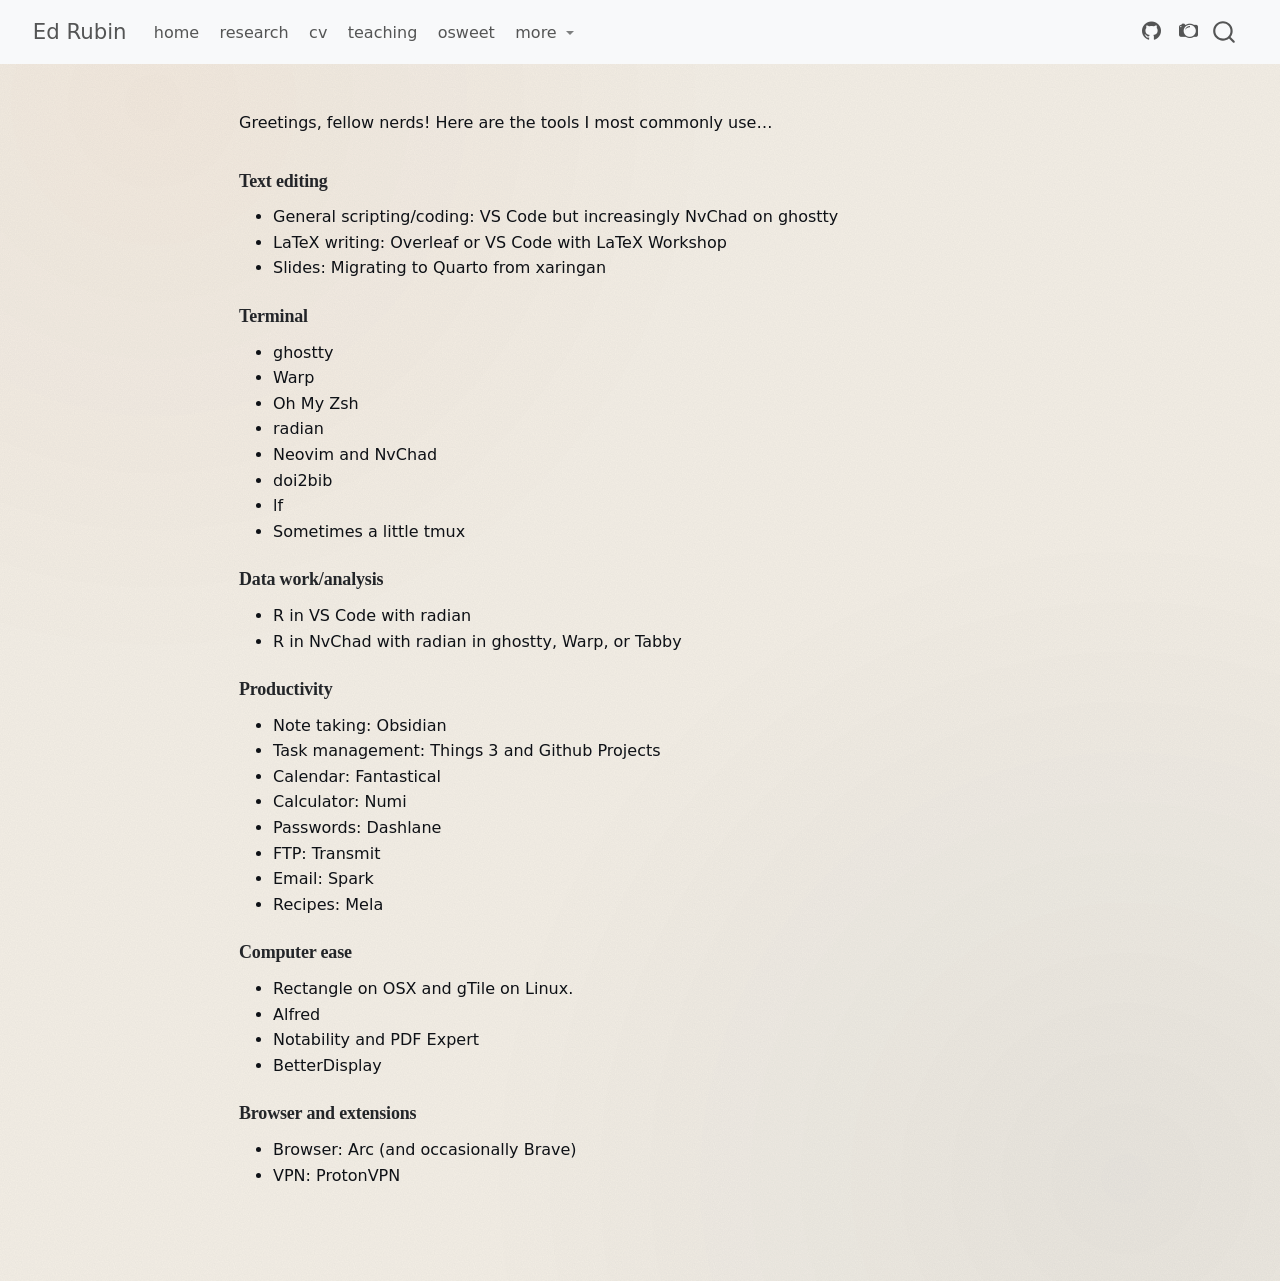
<file: stuff.html>
<!DOCTYPE html>
<html xmlns="http://www.w3.org/1999/xhtml" lang="en" xml:lang="en"><head>

<meta charset="utf-8">
<meta name="generator" content="quarto-1.8.25">

<meta name="viewport" content="width=device-width, initial-scale=1.0, user-scalable=yes">


<title>stuff – Ed Rubin</title>
<style>
code{white-space: pre-wrap;}
span.smallcaps{font-variant: small-caps;}
div.columns{display: flex; gap: min(4vw, 1.5em);}
div.column{flex: auto; overflow-x: auto;}
div.hanging-indent{margin-left: 1.5em; text-indent: -1.5em;}
ul.task-list{list-style: none;}
ul.task-list li input[type="checkbox"] {
  width: 0.8em;
  margin: 0 0.8em 0.2em -1em; /* quarto-specific, see https://github.com/quarto-dev/quarto-cli/issues/4556 */ 
  vertical-align: middle;
}
</style>


<script src="site_libs/quarto-nav/quarto-nav.js"></script>
<script src="site_libs/quarto-nav/headroom.min.js"></script>
<script src="site_libs/clipboard/clipboard.min.js"></script>
<script src="site_libs/quarto-search/autocomplete.umd.js"></script>
<script src="site_libs/quarto-search/fuse.min.js"></script>
<script src="site_libs/quarto-search/quarto-search.js"></script>
<meta name="quarto:offset" content="./">
<link href="./images/yellow-duck-512.png" rel="icon" type="image/png">
<script src="site_libs/quarto-html/quarto.js" type="module"></script>
<script src="site_libs/quarto-html/tabsets/tabsets.js" type="module"></script>
<script src="site_libs/quarto-html/axe/axe-check.js" type="module"></script>
<script src="site_libs/quarto-html/popper.min.js"></script>
<script src="site_libs/quarto-html/tippy.umd.min.js"></script>
<script src="site_libs/quarto-html/anchor.min.js"></script>
<link href="site_libs/quarto-html/tippy.css" rel="stylesheet">
<link href="site_libs/quarto-html/quarto-syntax-highlighting-7b89279ff1a6dce999919e0e67d4d9ec.css" rel="stylesheet" id="quarto-text-highlighting-styles">
<script src="site_libs/bootstrap/bootstrap.min.js"></script>
<link href="site_libs/bootstrap/bootstrap-icons.css" rel="stylesheet">
<link href="site_libs/bootstrap/bootstrap-5b4ad623e5705c0698d39aec6f10cf02.min.css" rel="stylesheet" append-hash="true" id="quarto-bootstrap" data-mode="light">
<script id="quarto-search-options" type="application/json">{
  "location": "navbar",
  "copy-button": false,
  "collapse-after": 3,
  "panel-placement": "end",
  "type": "overlay",
  "limit": 50,
  "keyboard-shortcut": [
    "f",
    "/",
    "s"
  ],
  "show-item-context": false,
  "language": {
    "search-no-results-text": "No results",
    "search-matching-documents-text": "matching documents",
    "search-copy-link-title": "Copy link to search",
    "search-hide-matches-text": "Hide additional matches",
    "search-more-match-text": "more match in this document",
    "search-more-matches-text": "more matches in this document",
    "search-clear-button-title": "Clear",
    "search-text-placeholder": "",
    "search-detached-cancel-button-title": "Cancel",
    "search-submit-button-title": "Submit",
    "search-label": "Search"
  }
}</script>


<link rel="stylesheet" href="styles.css">
</head>

<body class="nav-fixed fullcontent quarto-light">

<div id="quarto-search-results"></div>
  <header id="quarto-header" class="headroom fixed-top">
    <nav class="navbar navbar-expand-lg " data-bs-theme="dark">
      <div class="navbar-container container-fluid">
      <div class="navbar-brand-container mx-auto">
    <a href="./index.html" class="navbar-brand navbar-brand-logo">
    </a>
    <a class="navbar-brand" href="./index.html">
    <span class="navbar-title">Ed Rubin</span>
    </a>
  </div>
            <div id="quarto-search" class="" title="Search"></div>
          <button class="navbar-toggler" type="button" data-bs-toggle="collapse" data-bs-target="#navbarCollapse" aria-controls="navbarCollapse" role="menu" aria-expanded="false" aria-label="Toggle navigation" onclick="if (window.quartoToggleHeadroom) { window.quartoToggleHeadroom(); }">
  <span class="navbar-toggler-icon"></span>
</button>
          <div class="collapse navbar-collapse" id="navbarCollapse">
            <ul class="navbar-nav navbar-nav-scroll me-auto">
  <li class="nav-item">
    <a class="nav-link" href="./index.html"> 
<span class="menu-text">home</span></a>
  </li>  
  <li class="nav-item">
    <a class="nav-link" href="./research.html"> 
<span class="menu-text">research</span></a>
  </li>  
  <li class="nav-item">
    <a class="nav-link" href="./cv.html"> 
<span class="menu-text">cv</span></a>
  </li>  
  <li class="nav-item">
    <a class="nav-link" href="./teaching.html"> 
<span class="menu-text">teaching</span></a>
  </li>  
  <li class="nav-item">
    <a class="nav-link" href="./osweet.html"> 
<span class="menu-text">osweet</span></a>
  </li>  
  <li class="nav-item dropdown ">
    <a class="nav-link dropdown-toggle" href="#" id="nav-menu-more" role="link" data-bs-toggle="dropdown" aria-expanded="false">
 <span class="menu-text">more</span>
    </a>
    <ul class="dropdown-menu" aria-labelledby="nav-menu-more">    
        <li>
    <a class="dropdown-item" href="./bio.html">
 <span class="dropdown-text">bio</span></a>
  </li>  
        <li>
    <a class="dropdown-item" href="https://tweeds.io">
 <span class="dropdown-text">tweeds</span></a>
  </li>  
        <li>
    <a class="dropdown-item" href="./stuff.html">
 <span class="dropdown-text">stuff</span></a>
  </li>  
        <li>
    <a class="dropdown-item" href="./links.html">
 <span class="dropdown-text">links</span></a>
  </li>  
    </ul>
  </li>
</ul>
            <ul class="navbar-nav navbar-nav-scroll ms-auto">
  <li class="nav-item compact">
    <a class="nav-link" href="https://github.com/edrubin"> <i class="bi bi-github" role="img">
</i> 
<span class="menu-text"></span></a>
  </li>  
  <li class="nav-item compact">
    <a class="nav-link" href="./photos.html"> <i class="bi bi-camera2" role="img">
</i> 
<span class="menu-text"></span></a>
  </li>  
</ul>
          </div> <!-- /navcollapse -->
            <div class="quarto-navbar-tools">
</div>
      </div> <!-- /container-fluid -->
    </nav>
</header>
<!-- content -->
<div id="quarto-content" class="quarto-container page-columns page-rows-contents page-layout-article page-navbar">
<!-- sidebar -->
<!-- margin-sidebar -->
    
<!-- main -->
<main class="content" id="quarto-document-content"><header id="title-block-header" class="quarto-title-block"></header>




<p>Greetings, fellow nerds! Here are the tools I most commonly use…</p>
<section id="text-editing" class="level3">
<h3 class="anchored" data-anchor-id="text-editing">Text editing</h3>
<ul>
<li>General scripting/coding: <a href="https://code.visualstudio.com/">VS Code</a> but increasingly <a href="https://nvchad.com">NvChad</a> on <a href="https://ghostty.org/">ghostty</a></li>
<li>LaTeX writing: <a href="https://www.overleaf.com/">Overleaf</a> or <a href="https://code.visualstudio.com/">VS Code</a> with <a href="https://marketplace.visualstudio.com/items?itemName=James-Yu.latex-workshop">LaTeX Workshop</a></li>
<li>Slides: Migrating to <a href="https://quarto.org/">Quarto</a> from <a href="https://slides.yihui.org/xaringan/#1">xaringan</a></li>
</ul>
</section>
<section id="terminal" class="level3">
<h3 class="anchored" data-anchor-id="terminal">Terminal</h3>
<ul>
<li><a href="https://ghostty.org/">ghostty</a></li>
<li><a href="https://www.warp.dev/">Warp</a></li>
<li><a href="https://ohmyz.sh/">Oh My Zsh</a></li>
<li><a href="https://github.com/randy3k/radian">radian</a></li>
<li><a href="https://neovim.io/">Neovim</a> and <a href="https://nvchad.com/">NvChad</a></li>
<li><a href="https://doi2bib.readthedocs.io/en/latest/index.html">doi2bib</a></li>
<li><a href="https://github.com/gokcehan/lf">lf</a></li>
<li>Sometimes a little <a href="https://github.com/tmux/tmux/">tmux</a></li>
</ul>
</section>
<section id="data-workanalysis" class="level3">
<h3 class="anchored" data-anchor-id="data-workanalysis">Data work/analysis</h3>
<ul>
<li><a href="https://www.r-project.org/">R</a> in <a href="https://code.visualstudio.com/">VS Code</a> with <a href="https://github.com/randy3k/radian">radian</a></li>
<li><a href="https://www.r-project.org/">R</a> in <a href="https://nvchad.com">NvChad</a> with <a href="https://github.com/randy3k/radian">radian</a> in <a href="https://ghostty.org/">ghostty</a>, <a href="https://www.warp.dev/">Warp</a>, or <a href="https://tabby.sh/">Tabby</a></li>
</ul>
</section>
<section id="productivity" class="level3">
<h3 class="anchored" data-anchor-id="productivity">Productivity</h3>
<ul>
<li>Note taking: <a href="https://obsidian.md/">Obsidian</a></li>
<li>Task management: <a href="https://culturedcode.com/things/">Things 3</a> and <a href="https://docs.github.com/en/issues/planning-and-tracking-with-projects/learning-about-projects/about-projects">Github Projects</a></li>
<li>Calendar: <a href="https://flexibits.com/fantastical">Fantastical</a></li>
<li>Calculator: <a href="https://numi.app/">Numi</a></li>
<li>Passwords: <a href="https://www.dashlane.com/">Dashlane</a></li>
<li>FTP: <a href="https://panic.com/transmit/">Transmit</a></li>
<li>Email: <a href="https://sparkmailapp.com/">Spark</a></li>
<li>Recipes: <a href="https://mela.recipes/">Mela</a></li>
</ul>
</section>
<section id="computer-ease" class="level3">
<h3 class="anchored" data-anchor-id="computer-ease">Computer ease</h3>
<ul>
<li><a href="https://rectangleapp.com/">Rectangle</a> on OSX and <a href="https://github.com/gTile/gTile">gTile</a> on Linux.</li>
<li><a href="https://www.alfredapp.com/">Alfred</a></li>
<li><a href="https://notability.com">Notability</a> and <a href="https://pdfexpert.com/">PDF Expert</a></li>
<li><a href="https://github.com/waydabber/BetterDisplay#readme">BetterDisplay</a></li>
</ul>
</section>
<section id="browser-and-extensions" class="level3">
<h3 class="anchored" data-anchor-id="browser-and-extensions">Browser and extensions</h3>
<ul>
<li>Browser: <a href="https://arcweb.co/">Arc</a> (and occasionally <a href="https://brave.com/">Brave</a>)</li>
<li>VPN: <a href="https://protonvpn.com/">ProtonVPN</a></li>
</ul>


</section>

</main> <!-- /main -->
<script id="quarto-html-after-body" type="application/javascript">
  window.document.addEventListener("DOMContentLoaded", function (event) {
    const icon = "";
    const anchorJS = new window.AnchorJS();
    anchorJS.options = {
      placement: 'right',
      icon: icon
    };
    anchorJS.add('.anchored');
    const isCodeAnnotation = (el) => {
      for (const clz of el.classList) {
        if (clz.startsWith('code-annotation-')) {                     
          return true;
        }
      }
      return false;
    }
    const onCopySuccess = function(e) {
      // button target
      const button = e.trigger;
      // don't keep focus
      button.blur();
      // flash "checked"
      button.classList.add('code-copy-button-checked');
      var currentTitle = button.getAttribute("title");
      button.setAttribute("title", "Copied!");
      let tooltip;
      if (window.bootstrap) {
        button.setAttribute("data-bs-toggle", "tooltip");
        button.setAttribute("data-bs-placement", "left");
        button.setAttribute("data-bs-title", "Copied!");
        tooltip = new bootstrap.Tooltip(button, 
          { trigger: "manual", 
            customClass: "code-copy-button-tooltip",
            offset: [0, -8]});
        tooltip.show();    
      }
      setTimeout(function() {
        if (tooltip) {
          tooltip.hide();
          button.removeAttribute("data-bs-title");
          button.removeAttribute("data-bs-toggle");
          button.removeAttribute("data-bs-placement");
        }
        button.setAttribute("title", currentTitle);
        button.classList.remove('code-copy-button-checked');
      }, 1000);
      // clear code selection
      e.clearSelection();
    }
    const getTextToCopy = function(trigger) {
      const outerScaffold = trigger.parentElement.cloneNode(true);
      const codeEl = outerScaffold.querySelector('code');
      for (const childEl of codeEl.children) {
        if (isCodeAnnotation(childEl)) {
          childEl.remove();
        }
      }
      return codeEl.innerText;
    }
    const clipboard = new window.ClipboardJS('.code-copy-button:not([data-in-quarto-modal])', {
      text: getTextToCopy
    });
    clipboard.on('success', onCopySuccess);
    if (window.document.getElementById('quarto-embedded-source-code-modal')) {
      const clipboardModal = new window.ClipboardJS('.code-copy-button[data-in-quarto-modal]', {
        text: getTextToCopy,
        container: window.document.getElementById('quarto-embedded-source-code-modal')
      });
      clipboardModal.on('success', onCopySuccess);
    }
      var localhostRegex = new RegExp(/^(?:http|https):\/\/localhost\:?[0-9]*\//);
      var mailtoRegex = new RegExp(/^mailto:/);
        var filterRegex = new RegExp('/' + window.location.host + '/');
      var isInternal = (href) => {
          return filterRegex.test(href) || localhostRegex.test(href) || mailtoRegex.test(href);
      }
      // Inspect non-navigation links and adorn them if external
     var links = window.document.querySelectorAll('a[href]:not(.nav-link):not(.navbar-brand):not(.toc-action):not(.sidebar-link):not(.sidebar-item-toggle):not(.pagination-link):not(.no-external):not([aria-hidden]):not(.dropdown-item):not(.quarto-navigation-tool):not(.about-link)');
      for (var i=0; i<links.length; i++) {
        const link = links[i];
        if (!isInternal(link.href)) {
          // undo the damage that might have been done by quarto-nav.js in the case of
          // links that we want to consider external
          if (link.dataset.originalHref !== undefined) {
            link.href = link.dataset.originalHref;
          }
        }
      }
    function tippyHover(el, contentFn, onTriggerFn, onUntriggerFn) {
      const config = {
        allowHTML: true,
        maxWidth: 500,
        delay: 100,
        arrow: false,
        appendTo: function(el) {
            return el.parentElement;
        },
        interactive: true,
        interactiveBorder: 10,
        theme: 'quarto',
        placement: 'bottom-start',
      };
      if (contentFn) {
        config.content = contentFn;
      }
      if (onTriggerFn) {
        config.onTrigger = onTriggerFn;
      }
      if (onUntriggerFn) {
        config.onUntrigger = onUntriggerFn;
      }
      window.tippy(el, config); 
    }
    const noterefs = window.document.querySelectorAll('a[role="doc-noteref"]');
    for (var i=0; i<noterefs.length; i++) {
      const ref = noterefs[i];
      tippyHover(ref, function() {
        // use id or data attribute instead here
        let href = ref.getAttribute('data-footnote-href') || ref.getAttribute('href');
        try { href = new URL(href).hash; } catch {}
        const id = href.replace(/^#\/?/, "");
        const note = window.document.getElementById(id);
        if (note) {
          return note.innerHTML;
        } else {
          return "";
        }
      });
    }
    const xrefs = window.document.querySelectorAll('a.quarto-xref');
    const processXRef = (id, note) => {
      // Strip column container classes
      const stripColumnClz = (el) => {
        el.classList.remove("page-full", "page-columns");
        if (el.children) {
          for (const child of el.children) {
            stripColumnClz(child);
          }
        }
      }
      stripColumnClz(note)
      if (id === null || id.startsWith('sec-')) {
        // Special case sections, only their first couple elements
        const container = document.createElement("div");
        if (note.children && note.children.length > 2) {
          container.appendChild(note.children[0].cloneNode(true));
          for (let i = 1; i < note.children.length; i++) {
            const child = note.children[i];
            if (child.tagName === "P" && child.innerText === "") {
              continue;
            } else {
              container.appendChild(child.cloneNode(true));
              break;
            }
          }
          if (window.Quarto?.typesetMath) {
            window.Quarto.typesetMath(container);
          }
          return container.innerHTML
        } else {
          if (window.Quarto?.typesetMath) {
            window.Quarto.typesetMath(note);
          }
          return note.innerHTML;
        }
      } else {
        // Remove any anchor links if they are present
        const anchorLink = note.querySelector('a.anchorjs-link');
        if (anchorLink) {
          anchorLink.remove();
        }
        if (window.Quarto?.typesetMath) {
          window.Quarto.typesetMath(note);
        }
        if (note.classList.contains("callout")) {
          return note.outerHTML;
        } else {
          return note.innerHTML;
        }
      }
    }
    for (var i=0; i<xrefs.length; i++) {
      const xref = xrefs[i];
      tippyHover(xref, undefined, function(instance) {
        instance.disable();
        let url = xref.getAttribute('href');
        let hash = undefined; 
        if (url.startsWith('#')) {
          hash = url;
        } else {
          try { hash = new URL(url).hash; } catch {}
        }
        if (hash) {
          const id = hash.replace(/^#\/?/, "");
          const note = window.document.getElementById(id);
          if (note !== null) {
            try {
              const html = processXRef(id, note.cloneNode(true));
              instance.setContent(html);
            } finally {
              instance.enable();
              instance.show();
            }
          } else {
            // See if we can fetch this
            fetch(url.split('#')[0])
            .then(res => res.text())
            .then(html => {
              const parser = new DOMParser();
              const htmlDoc = parser.parseFromString(html, "text/html");
              const note = htmlDoc.getElementById(id);
              if (note !== null) {
                const html = processXRef(id, note);
                instance.setContent(html);
              } 
            }).finally(() => {
              instance.enable();
              instance.show();
            });
          }
        } else {
          // See if we can fetch a full url (with no hash to target)
          // This is a special case and we should probably do some content thinning / targeting
          fetch(url)
          .then(res => res.text())
          .then(html => {
            const parser = new DOMParser();
            const htmlDoc = parser.parseFromString(html, "text/html");
            const note = htmlDoc.querySelector('main.content');
            if (note !== null) {
              // This should only happen for chapter cross references
              // (since there is no id in the URL)
              // remove the first header
              if (note.children.length > 0 && note.children[0].tagName === "HEADER") {
                note.children[0].remove();
              }
              const html = processXRef(null, note);
              instance.setContent(html);
            } 
          }).finally(() => {
            instance.enable();
            instance.show();
          });
        }
      }, function(instance) {
      });
    }
        let selectedAnnoteEl;
        const selectorForAnnotation = ( cell, annotation) => {
          let cellAttr = 'data-code-cell="' + cell + '"';
          let lineAttr = 'data-code-annotation="' +  annotation + '"';
          const selector = 'span[' + cellAttr + '][' + lineAttr + ']';
          return selector;
        }
        const selectCodeLines = (annoteEl) => {
          const doc = window.document;
          const targetCell = annoteEl.getAttribute("data-target-cell");
          const targetAnnotation = annoteEl.getAttribute("data-target-annotation");
          const annoteSpan = window.document.querySelector(selectorForAnnotation(targetCell, targetAnnotation));
          const lines = annoteSpan.getAttribute("data-code-lines").split(",");
          const lineIds = lines.map((line) => {
            return targetCell + "-" + line;
          })
          let top = null;
          let height = null;
          let parent = null;
          if (lineIds.length > 0) {
              //compute the position of the single el (top and bottom and make a div)
              const el = window.document.getElementById(lineIds[0]);
              top = el.offsetTop;
              height = el.offsetHeight;
              parent = el.parentElement.parentElement;
            if (lineIds.length > 1) {
              const lastEl = window.document.getElementById(lineIds[lineIds.length - 1]);
              const bottom = lastEl.offsetTop + lastEl.offsetHeight;
              height = bottom - top;
            }
            if (top !== null && height !== null && parent !== null) {
              // cook up a div (if necessary) and position it 
              let div = window.document.getElementById("code-annotation-line-highlight");
              if (div === null) {
                div = window.document.createElement("div");
                div.setAttribute("id", "code-annotation-line-highlight");
                div.style.position = 'absolute';
                parent.appendChild(div);
              }
              div.style.top = top - 2 + "px";
              div.style.height = height + 4 + "px";
              div.style.left = 0;
              let gutterDiv = window.document.getElementById("code-annotation-line-highlight-gutter");
              if (gutterDiv === null) {
                gutterDiv = window.document.createElement("div");
                gutterDiv.setAttribute("id", "code-annotation-line-highlight-gutter");
                gutterDiv.style.position = 'absolute';
                const codeCell = window.document.getElementById(targetCell);
                const gutter = codeCell.querySelector('.code-annotation-gutter');
                gutter.appendChild(gutterDiv);
              }
              gutterDiv.style.top = top - 2 + "px";
              gutterDiv.style.height = height + 4 + "px";
            }
            selectedAnnoteEl = annoteEl;
          }
        };
        const unselectCodeLines = () => {
          const elementsIds = ["code-annotation-line-highlight", "code-annotation-line-highlight-gutter"];
          elementsIds.forEach((elId) => {
            const div = window.document.getElementById(elId);
            if (div) {
              div.remove();
            }
          });
          selectedAnnoteEl = undefined;
        };
          // Handle positioning of the toggle
      window.addEventListener(
        "resize",
        throttle(() => {
          elRect = undefined;
          if (selectedAnnoteEl) {
            selectCodeLines(selectedAnnoteEl);
          }
        }, 10)
      );
      function throttle(fn, ms) {
      let throttle = false;
      let timer;
        return (...args) => {
          if(!throttle) { // first call gets through
              fn.apply(this, args);
              throttle = true;
          } else { // all the others get throttled
              if(timer) clearTimeout(timer); // cancel #2
              timer = setTimeout(() => {
                fn.apply(this, args);
                timer = throttle = false;
              }, ms);
          }
        };
      }
        // Attach click handler to the DT
        const annoteDls = window.document.querySelectorAll('dt[data-target-cell]');
        for (const annoteDlNode of annoteDls) {
          annoteDlNode.addEventListener('click', (event) => {
            const clickedEl = event.target;
            if (clickedEl !== selectedAnnoteEl) {
              unselectCodeLines();
              const activeEl = window.document.querySelector('dt[data-target-cell].code-annotation-active');
              if (activeEl) {
                activeEl.classList.remove('code-annotation-active');
              }
              selectCodeLines(clickedEl);
              clickedEl.classList.add('code-annotation-active');
            } else {
              // Unselect the line
              unselectCodeLines();
              clickedEl.classList.remove('code-annotation-active');
            }
          });
        }
    const findCites = (el) => {
      const parentEl = el.parentElement;
      if (parentEl) {
        const cites = parentEl.dataset.cites;
        if (cites) {
          return {
            el,
            cites: cites.split(' ')
          };
        } else {
          return findCites(el.parentElement)
        }
      } else {
        return undefined;
      }
    };
    var bibliorefs = window.document.querySelectorAll('a[role="doc-biblioref"]');
    for (var i=0; i<bibliorefs.length; i++) {
      const ref = bibliorefs[i];
      const citeInfo = findCites(ref);
      if (citeInfo) {
        tippyHover(citeInfo.el, function() {
          var popup = window.document.createElement('div');
          citeInfo.cites.forEach(function(cite) {
            var citeDiv = window.document.createElement('div');
            citeDiv.classList.add('hanging-indent');
            citeDiv.classList.add('csl-entry');
            var biblioDiv = window.document.getElementById('ref-' + cite);
            if (biblioDiv) {
              citeDiv.innerHTML = biblioDiv.innerHTML;
            }
            popup.appendChild(citeDiv);
          });
          return popup.innerHTML;
        });
      }
    }
  });
  </script>
</div> <!-- /content -->




</body></html>
</file>
<file: site_libs/quarto-html/tippy.css>
.tippy-box[data-animation=fade][data-state=hidden]{opacity:0}[data-tippy-root]{max-width:calc(100vw - 10px)}.tippy-box{position:relative;background-color:#333;color:#fff;border-radius:4px;font-size:14px;line-height:1.4;white-space:normal;outline:0;transition-property:transform,visibility,opacity}.tippy-box[data-placement^=top]>.tippy-arrow{bottom:0}.tippy-box[data-placement^=top]>.tippy-arrow:before{bottom:-7px;left:0;border-width:8px 8px 0;border-top-color:initial;transform-origin:center top}.tippy-box[data-placement^=bottom]>.tippy-arrow{top:0}.tippy-box[data-placement^=bottom]>.tippy-arrow:before{top:-7px;left:0;border-width:0 8px 8px;border-bottom-color:initial;transform-origin:center bottom}.tippy-box[data-placement^=left]>.tippy-arrow{right:0}.tippy-box[data-placement^=left]>.tippy-arrow:before{border-width:8px 0 8px 8px;border-left-color:initial;right:-7px;transform-origin:center left}.tippy-box[data-placement^=right]>.tippy-arrow{left:0}.tippy-box[data-placement^=right]>.tippy-arrow:before{left:-7px;border-width:8px 8px 8px 0;border-right-color:initial;transform-origin:center right}.tippy-box[data-inertia][data-state=visible]{transition-timing-function:cubic-bezier(.54,1.5,.38,1.11)}.tippy-arrow{width:16px;height:16px;color:#333}.tippy-arrow:before{content:"";position:absolute;border-color:transparent;border-style:solid}.tippy-content{position:relative;padding:5px 9px;z-index:1}
</file>
<file: site_libs/quarto-html/quarto-syntax-highlighting-7b89279ff1a6dce999919e0e67d4d9ec.css>
/* quarto syntax highlight colors */
:root {
  --quarto-hl-ot-color: #003B4F;
  --quarto-hl-at-color: #657422;
  --quarto-hl-ss-color: #20794D;
  --quarto-hl-an-color: #5E5E5E;
  --quarto-hl-fu-color: #4758AB;
  --quarto-hl-st-color: #20794D;
  --quarto-hl-cf-color: #003B4F;
  --quarto-hl-op-color: #5E5E5E;
  --quarto-hl-er-color: #AD0000;
  --quarto-hl-bn-color: #AD0000;
  --quarto-hl-al-color: #AD0000;
  --quarto-hl-va-color: #111111;
  --quarto-hl-bu-color: inherit;
  --quarto-hl-ex-color: inherit;
  --quarto-hl-pp-color: #AD0000;
  --quarto-hl-in-color: #5E5E5E;
  --quarto-hl-vs-color: #20794D;
  --quarto-hl-wa-color: #5E5E5E;
  --quarto-hl-do-color: #5E5E5E;
  --quarto-hl-im-color: #00769E;
  --quarto-hl-ch-color: #20794D;
  --quarto-hl-dt-color: #AD0000;
  --quarto-hl-fl-color: #AD0000;
  --quarto-hl-co-color: #5E5E5E;
  --quarto-hl-cv-color: #5E5E5E;
  --quarto-hl-cn-color: #8f5902;
  --quarto-hl-sc-color: #5E5E5E;
  --quarto-hl-dv-color: #AD0000;
  --quarto-hl-kw-color: #003B4F;
}

/* other quarto variables */
:root {
  --quarto-font-monospace: SFMono-Regular, Menlo, Monaco, Consolas, "Liberation Mono", "Courier New", monospace;
}

/* syntax highlight based on Pandoc's rules */
pre > code.sourceCode > span {
  color: #003B4F;
}

code.sourceCode > span {
  color: #003B4F;
}

div.sourceCode,
div.sourceCode pre.sourceCode {
  color: #003B4F;
}

/* Normal */
code span {
  color: #003B4F;
}

/* Alert */
code span.al {
  color: #AD0000;
  font-style: inherit;
}

/* Annotation */
code span.an {
  color: #5E5E5E;
  font-style: inherit;
}

/* Attribute */
code span.at {
  color: #657422;
  font-style: inherit;
}

/* BaseN */
code span.bn {
  color: #AD0000;
  font-style: inherit;
}

/* BuiltIn */
code span.bu {
  font-style: inherit;
}

/* ControlFlow */
code span.cf {
  color: #003B4F;
  font-weight: bold;
  font-style: inherit;
}

/* Char */
code span.ch {
  color: #20794D;
  font-style: inherit;
}

/* Constant */
code span.cn {
  color: #8f5902;
  font-style: inherit;
}

/* Comment */
code span.co {
  color: #5E5E5E;
  font-style: inherit;
}

/* CommentVar */
code span.cv {
  color: #5E5E5E;
  font-style: italic;
}

/* Documentation */
code span.do {
  color: #5E5E5E;
  font-style: italic;
}

/* DataType */
code span.dt {
  color: #AD0000;
  font-style: inherit;
}

/* DecVal */
code span.dv {
  color: #AD0000;
  font-style: inherit;
}

/* Error */
code span.er {
  color: #AD0000;
  font-style: inherit;
}

/* Extension */
code span.ex {
  font-style: inherit;
}

/* Float */
code span.fl {
  color: #AD0000;
  font-style: inherit;
}

/* Function */
code span.fu {
  color: #4758AB;
  font-style: inherit;
}

/* Import */
code span.im {
  color: #00769E;
  font-style: inherit;
}

/* Information */
code span.in {
  color: #5E5E5E;
  font-style: inherit;
}

/* Keyword */
code span.kw {
  color: #003B4F;
  font-weight: bold;
  font-style: inherit;
}

/* Operator */
code span.op {
  color: #5E5E5E;
  font-style: inherit;
}

/* Other */
code span.ot {
  color: #003B4F;
  font-style: inherit;
}

/* Preprocessor */
code span.pp {
  color: #AD0000;
  font-style: inherit;
}

/* SpecialChar */
code span.sc {
  color: #5E5E5E;
  font-style: inherit;
}

/* SpecialString */
code span.ss {
  color: #20794D;
  font-style: inherit;
}

/* String */
code span.st {
  color: #20794D;
  font-style: inherit;
}

/* Variable */
code span.va {
  color: #111111;
  font-style: inherit;
}

/* VerbatimString */
code span.vs {
  color: #20794D;
  font-style: inherit;
}

/* Warning */
code span.wa {
  color: #5E5E5E;
  font-style: italic;
}

.prevent-inlining {
  content: "</";
}

/*# sourceMappingURL=3944bc705cfaf4c80e56f77c5205168a.css.map */
</file>
<file: styles.css>
/* ============================================================
   NERON SIFFLORE — Academic Site
   Editorial design language inspired by data-journalism layouts
   Cream paper, sienna accents, Fraunces serif
   ============================================================ */

:root {
  --ink: #0E1116;
  --ink-2: #2A2F38;
  --ink-3: #5A6068;
  --paper: #F4EFE6;
  --paper-2: #EBE3D5;
  --paper-3: #DDD3C0;
  --rule: #1A1F28;
  --navy: #0E2A47;
  --navy-2: #1F3864;
  --accent: #B8470F;
  --accent-2: #D97334;
  --moss: #3D5A3F;
  --gold: #A47E3B;
  --grid: rgba(14, 17, 22, 0.08);
  --grid-light: rgba(14, 17, 22, 0.04);
  --shadow: 0 1px 0 rgba(14, 17, 22, 0.06), 0 8px 24px -12px rgba(14, 17, 22, 0.18);
}

* { box-sizing: border-box; margin: 0; padding: 0; }

html, body {
  background: var(--paper);
  color: var(--ink);
  -webkit-font-smoothing: antialiased;
  -moz-osx-font-smoothing: grayscale;
}

body {
  font-family: "Inter Tight", system-ui, -apple-system, sans-serif;
  font-size: 16px;
  line-height: 1.6;
  background-image:
    radial-gradient(circle at 12% 8%, rgba(180,71,15,0.04) 0%, transparent 35%),
    radial-gradient(circle at 88% 92%, rgba(14,42,71,0.05) 0%, transparent 40%),
    url("data:image/svg+xml;utf8,<svg xmlns='http://www.w3.org/2000/svg' width='120' height='120'><filter id='n'><feTurbulence type='fractalNoise' baseFrequency='0.85' numOctaves='2' stitchTiles='stitch'/><feColorMatrix values='0 0 0 0 0  0 0 0 0 0  0 0 0 0 0  0 0 0 0.045 0'/></filter><rect width='120' height='120' filter='url(%23n)'/></svg>");
  min-height: 100vh;
}

.display, h1, h2, h3, h4 { font-family: "Fraunces", Georgia, serif; font-optical-sizing: auto; letter-spacing: -0.01em; }
.mono { font-family: "JetBrains Mono", "Courier New", monospace; font-feature-settings: "tnum"; }

a { color: var(--ink); text-decoration: none; transition: color 0.16s ease, border-color 0.16s ease; }
a:hover { color: var(--accent); }

p { margin-bottom: 1em; }
em { color: var(--accent); font-style: italic; font-family: "Fraunces", serif; }
strong { font-weight: 600; color: var(--ink); }

/* ============== LAYOUT ============== */
.page {
  max-width: 1080px;
  margin: 0 auto;
  padding: 56px 56px 96px;
}

/* ============== MASTHEAD ============== */
.mast {
  display: grid;
  grid-template-columns: auto 1fr auto;
  gap: 32px;
  align-items: end;
  padding-bottom: 18px;
  border-bottom: 2px solid var(--ink);
  margin-bottom: 8px;
}

.mast .crest {
  font-family: "Fraunces", serif;
  font-weight: 600;
  font-size: 11px;
  letter-spacing: 0.3em;
  text-transform: uppercase;
  color: var(--ink-2);
  padding: 6px 0;
  border-top: 1px solid var(--ink);
  border-bottom: 1px solid var(--ink);
}

.mast h1 {
  font-family: "Fraunces", serif;
  font-weight: 700;
  font-size: 48px;
  line-height: 0.95;
  letter-spacing: -0.025em;
  color: var(--ink);
  font-variation-settings: "opsz" 144;
}

.mast h1 em { font-style: italic; color: var(--accent); font-weight: 600; }

.mast .meta {
  text-align: right;
  font-size: 11px;
  letter-spacing: 0.12em;
  text-transform: uppercase;
  color: var(--ink-2);
  line-height: 1.6;
}

.mast .meta b { color: var(--ink); font-weight: 600; }

/* ============== NAV ============== */
.nav {
  display: flex;
  justify-content: space-between;
  align-items: center;
  padding: 12px 0 32px;
  border-bottom: 1px solid var(--grid);
  margin-bottom: 48px;
}

.nav-links {
  display: flex;
  gap: 24px;
  list-style: none;
}

.nav-links a {
  font-family: "Inter Tight", sans-serif;
  font-size: 11px;
  letter-spacing: 0.18em;
  text-transform: uppercase;
  font-weight: 500;
  color: var(--ink-2);
  padding-bottom: 2px;
  border-bottom: 1px solid transparent;
}

.nav-links a:hover,
.nav-links a.active {
  color: var(--ink);
  border-bottom-color: var(--accent);
}

.nav-right {
  display: flex;
  gap: 16px;
  align-items: center;
  font-size: 11px;
  letter-spacing: 0.15em;
  text-transform: uppercase;
  color: var(--ink-2);
}

.nav-right a { color: var(--ink-2); }
.nav-right a:hover { color: var(--accent); }

/* ============== SECTION LABELS ============== */
.sec-label {
  display: flex;
  align-items: baseline;
  gap: 14px;
  margin: 56px 0 24px;
  padding-bottom: 10px;
  border-bottom: 1px solid var(--ink);
}

.sec-label .num {
  font-family: "Fraunces", serif;
  font-style: italic;
  font-weight: 500;
  font-size: 14px;
  color: var(--accent);
  letter-spacing: 0.05em;
}

.sec-label h2 {
  font-family: "Fraunces", serif;
  font-weight: 600;
  font-size: 24px;
  letter-spacing: -0.01em;
  color: var(--ink);
}

.sec-label .hint {
  margin-left: auto;
  font-size: 11px;
  color: var(--ink-2);
  letter-spacing: 0.08em;
  text-transform: uppercase;
  font-weight: 500;
}

/* Plain headings (when not using section label) */
h2.plain {
  font-family: "Fraunces", serif;
  font-weight: 600;
  font-size: 22px;
  letter-spacing: -0.005em;
  margin: 40px 0 16px;
}

h3 {
  font-family: "Fraunces", serif;
  font-weight: 600;
  font-size: 18px;
  margin: 24px 0 12px;
  color: var(--ink);
}

/* ============== HOMEPAGE INTRO ============== */
.intro {
  margin-top: 32px;
  padding-top: 32px;
}

.intro .lede {
  font-family: "Fraunces", serif;
  font-weight: 400;
  font-size: 26px;
  line-height: 1.4;
  color: var(--ink);
  letter-spacing: -0.01em;
  max-width: 700px;
  margin-bottom: 32px;
}

.intro .lede em { font-style: italic; color: var(--accent); }

.intro p {
  font-size: 16px;
  line-height: 1.7;
  max-width: 640px;
  color: var(--ink-2);
  margin-bottom: 14px;
}

.intro p strong { color: var(--ink); }

/* ============== FEATURED FIGURES (homepage) ============== */
.figures {
  display: grid;
  grid-template-columns: 1fr 1fr;
  gap: 24px;
  margin: 48px 0;
}

.figures.single {
  grid-template-columns: 1fr;
}

.figure-card.wide .chart-wrap {
  height: 360px;
}

/* ============== CHART QUESTION HEADER ============== */
.chart-question {
  margin: 56px 0 18px;
  padding-bottom: 18px;
  border-bottom: 1px solid var(--ink);
}

.chart-question .kicker {
  display: block;
  font-family: "Inter Tight", sans-serif;
  font-size: 11px;
  letter-spacing: 0.2em;
  text-transform: uppercase;
  color: var(--accent);
  font-weight: 600;
  margin-bottom: 12px;
}

.chart-question h2 {
  font-family: "Fraunces", serif;
  font-weight: 600;
  font-size: 38px;
  line-height: 1.15;
  letter-spacing: -0.02em;
  color: var(--ink);
  font-variation-settings: "opsz" 144;
  max-width: 760px;
}

.chart-question h2 em {
  font-style: italic;
  color: var(--accent);
  font-weight: 600;
}

.chart-question .subline {
  display: block;
  margin-top: 10px;
  font-family: "Fraunces", serif;
  font-style: italic;
  font-weight: 400;
  font-size: 16px;
  letter-spacing: 0.02em;
  color: var(--ink-3);
}

.chart-question .subline::before {
  content: "↳ ";
  color: var(--accent);
  font-style: normal;
}

/* Tighten figure margin since the question already has space below */
.chart-question + .figures {
  margin-top: 0;
}

@media (max-width: 760px) {
  .chart-question h2 { font-size: 28px; }
}

.figure-card {
  border: 1px solid var(--ink);
  background: var(--paper);
  padding: 18px;
}

.figure-card img,
.figure-card svg {
  width: 100%;
  height: auto;
  display: block;
  margin-bottom: 14px;
}

.figure-card .chart-wrap {
  position: relative;
  width: 100%;
  height: 280px;
  margin-bottom: 14px;
}

.figure-card .chart-wrap canvas {
  width: 100% !important;
  height: 100% !important;
}

.figure-card .caption {
  font-family: "Fraunces", serif;
  font-style: italic;
  font-size: 14px;
  color: var(--ink-2);
  line-height: 1.4;
}

.figure-card .caption .fig-num {
  font-family: "Inter Tight", sans-serif;
  font-style: normal;
  font-size: 9px;
  letter-spacing: 0.18em;
  text-transform: uppercase;
  color: var(--accent);
  font-weight: 600;
  display: block;
  margin-bottom: 4px;
}

/* ============== RESEARCH LIST ============== */
.paper {
  margin: 32px 0 48px;
  padding-bottom: 32px;
  border-bottom: 1px solid var(--grid);
}

.paper:last-child { border-bottom: none; }

.paper .paper-tag {
  font-size: 10px;
  letter-spacing: 0.2em;
  text-transform: uppercase;
  color: var(--accent);
  font-weight: 600;
  margin-bottom: 8px;
}

.paper .paper-title {
  font-family: "Fraunces", serif;
  font-weight: 600;
  font-size: 22px;
  line-height: 1.25;
  color: var(--ink);
  letter-spacing: -0.005em;
  margin-bottom: 6px;
  display: block;
}

.paper .paper-title:hover { color: var(--accent); }

.paper .authors {
  font-size: 13px;
  color: var(--ink-2);
  margin-bottom: 14px;
  font-family: "Inter Tight", sans-serif;
}

.paper .authors a { border-bottom: 1px dotted var(--ink-3); }
.paper .authors .year {
  font-family: "JetBrains Mono", monospace;
  font-size: 11px;
  color: var(--ink-3);
  margin-left: 8px;
}

.paper .abstract {
  font-size: 15px;
  line-height: 1.6;
  color: var(--ink-2);
  max-width: 760px;
  margin-bottom: 18px;
}

.paper .figure-inline {
  border: 1px solid var(--ink);
  padding: 14px;
  background: var(--paper);
  margin-top: 18px;
  max-width: 560px;
}

.paper .figure-inline img,
.paper .figure-inline svg {
  width: 100%;
  height: auto;
  display: block;
}

.paper .figure-inline .fig-caption {
  margin-top: 10px;
  padding-top: 8px;
  border-top: 1px solid var(--grid);
  font-family: "Fraunces", serif;
  font-style: italic;
  font-size: 12px;
  color: var(--ink-3);
}

/* ============== PROJECTS LIST ============== */
.project {
  display: grid;
  grid-template-columns: 1fr 2fr;
  gap: 32px;
  padding: 28px 0;
  border-bottom: 1px solid var(--grid);
}

.project:last-child { border-bottom: none; }

.project .project-meta {
  font-family: "JetBrains Mono", monospace;
  font-size: 11px;
  color: var(--ink-3);
  letter-spacing: 0.05em;
}

.project .project-meta .label {
  font-family: "Inter Tight", sans-serif;
  font-size: 9px;
  letter-spacing: 0.2em;
  text-transform: uppercase;
  color: var(--accent);
  font-weight: 600;
  display: block;
  margin-bottom: 4px;
}

.project h3 {
  font-family: "Fraunces", serif;
  font-weight: 600;
  font-size: 20px;
  margin: 0 0 8px;
  letter-spacing: -0.005em;
}

.project h3 a:hover { color: var(--accent); }

.project p {
  font-size: 14px;
  line-height: 1.6;
  color: var(--ink-2);
  margin: 0 0 14px;
}

/* Project chart embed */
.project-figure {
  border: 1px solid var(--ink);
  background: var(--paper);
  padding: 18px;
  margin-top: 18px;
  max-width: 720px;
}

.project-figure .chart-wrap {
  position: relative;
  width: 100%;
  height: 300px;
  margin-bottom: 12px;
}

.project-figure .chart-wrap canvas {
  width: 100% !important;
  height: 100% !important;
}

.project-figure .fig-caption {
  margin-top: 12px;
  padding-top: 10px;
  border-top: 1px solid var(--grid);
  font-family: "Fraunces", serif;
  font-style: italic;
  font-size: 12px;
  color: var(--ink-3);
  line-height: 1.5;
}

.project-figure .fig-caption .fig-num {
  font-family: "Inter Tight", sans-serif;
  font-style: normal;
  font-size: 9px;
  letter-spacing: 0.18em;
  text-transform: uppercase;
  color: var(--accent);
  font-weight: 600;
  display: block;
  margin-bottom: 4px;
}

@media (max-width: 760px) {
  .project-figure .chart-wrap { height: 240px; }
}

/* ============== INLINE LINK LIST ============== */
.tagged-list {
  list-style: none;
  margin: 24px 0 32px;
}

.tagged-list li {
  position: relative;
  padding: 12px 0 12px 18px;
  border-bottom: 1px solid var(--grid);
  font-size: 15px;
  line-height: 1.5;
}

.tagged-list li:last-child { border-bottom: none; }

.tagged-list li::before {
  content: "↳";
  position: absolute;
  left: 0;
  top: 12px;
  color: var(--accent);
  font-family: "Fraunces", serif;
  font-style: italic;
}

.tagged-list li em {
  font-style: italic;
  font-family: "Fraunces", serif;
  color: var(--ink);
  font-weight: 500;
}

.tagged-list a {
  border-bottom: 1px dotted var(--ink-3);
}

.tagged-list a:hover { border-bottom-color: var(--accent); border-bottom-style: solid; }

/* ============== PROSE (long-form text body) ============== */
.prose {
  max-width: 700px;
  margin: 24px 0 48px;
}

.prose p {
  font-size: 17px;
  line-height: 1.7;
  color: var(--ink-2);
  margin-bottom: 18px;
}

.prose p strong { color: var(--ink); font-weight: 600; }

.prose p em {
  color: var(--accent);
  font-style: italic;
  font-family: "Fraunces", serif;
  font-weight: 500;
}

.prose blockquote {
  border-left: 2px solid var(--accent);
  padding: 4px 0 4px 22px;
  margin: 24px 0;
  font-family: "Fraunces", serif;
  font-style: italic;
  font-size: 19px;
  line-height: 1.5;
  color: var(--ink);
}

.prose ul, .prose ol {
  margin: 18px 0 24px 24px;
  font-size: 17px;
  line-height: 1.65;
  color: var(--ink-2);
}

.prose li { margin-bottom: 10px; }

.prose ul li::marker { color: var(--accent); }

.prose hr {
  border: none;
  border-top: 1px solid var(--grid);
  margin: 36px 0;
}

/* ============== CONTACT ============== */
.contact-grid {
  display: grid;
  grid-template-columns: repeat(2, 1fr);
  gap: 0;
  border: 1px solid var(--ink);
  margin-top: 32px;
}

.contact-cell {
  padding: 24px 28px;
  border-right: 1px solid var(--grid);
  border-bottom: 1px solid var(--grid);
}

.contact-cell:nth-child(2n) { border-right: none; }
.contact-cell:nth-last-child(-n+2) { border-bottom: none; }

.contact-cell .label {
  font-size: 9px;
  letter-spacing: 0.2em;
  text-transform: uppercase;
  color: var(--ink-2);
  font-weight: 600;
  margin-bottom: 6px;
}

.contact-cell .val {
  font-family: "Fraunces", serif;
  font-size: 16px;
  color: var(--ink);
}

.contact-cell .val a { border-bottom: 1px dotted var(--ink-3); }

/* ============== COLOPHON / FOOTER ============== */
.colophon {
  margin-top: 96px;
  padding: 24px 0 0;
  border-top: 1px solid var(--ink);
  display: flex;
  justify-content: space-between;
  align-items: center;
  font-size: 10px;
  letter-spacing: 0.15em;
  text-transform: uppercase;
  color: var(--ink-3);
}

.colophon .right { text-align: right; }
.colophon a { color: var(--ink-3); border-bottom: 1px dotted var(--ink-3); }
.colophon a:hover { color: var(--accent); border-color: var(--accent); }

/* ============== REVEAL ANIMATION ============== */
/* Default: visible. Animation only kicks in if .js-loaded class is on body */
.reveal { opacity: 1; }
.js-loaded .reveal {
  animation: rise 0.7s ease both;
  opacity: 0;
}
@keyframes rise {
  from { opacity: 0; transform: translateY(8px); }
  to { opacity: 1; transform: none; }
}
.r1 { animation-delay: 0.05s; }
.r2 { animation-delay: 0.15s; }
.r3 { animation-delay: 0.25s; }
.r4 { animation-delay: 0.35s; }
.r5 { animation-delay: 0.45s; }

@media (prefers-reduced-motion: reduce) {
  .js-loaded .reveal { animation: none; opacity: 1; transform: none; }
}

/* ============== MOBILE ============== */
@media (max-width: 760px) {
  .page { padding: 32px 20px 60px; }
  .mast { grid-template-columns: 1fr; gap: 16px; }
  .mast .meta { text-align: left; }
  .mast h1 { font-size: 36px; }
  .nav { flex-direction: column; align-items: flex-start; gap: 16px; padding: 12px 0 24px; margin-bottom: 32px; }
  .nav-links { flex-wrap: wrap; gap: 14px 18px; }
  .figures { grid-template-columns: 1fr; }
  .project { grid-template-columns: 1fr; gap: 12px; }
  .contact-grid { grid-template-columns: 1fr; }
  .contact-cell { border-right: none; }
  .contact-cell:nth-child(2n) { border-right: none; }
  .intro .lede { font-size: 22px; }
}
</file>
<file: site_libs/quarto-html/quarto-syntax-highlighting.css>
/* quarto syntax highlight colors */
:root {
  --quarto-hl-ot-color: #003B4F;
  --quarto-hl-at-color: #657422;
  --quarto-hl-ss-color: #20794D;
  --quarto-hl-an-color: #5E5E5E;
  --quarto-hl-fu-color: #4758AB;
  --quarto-hl-st-color: #20794D;
  --quarto-hl-cf-color: #003B4F;
  --quarto-hl-op-color: #5E5E5E;
  --quarto-hl-er-color: #AD0000;
  --quarto-hl-bn-color: #AD0000;
  --quarto-hl-al-color: #AD0000;
  --quarto-hl-va-color: #111111;
  --quarto-hl-bu-color: inherit;
  --quarto-hl-ex-color: inherit;
  --quarto-hl-pp-color: #AD0000;
  --quarto-hl-in-color: #5E5E5E;
  --quarto-hl-vs-color: #20794D;
  --quarto-hl-wa-color: #5E5E5E;
  --quarto-hl-do-color: #5E5E5E;
  --quarto-hl-im-color: #00769E;
  --quarto-hl-ch-color: #20794D;
  --quarto-hl-dt-color: #AD0000;
  --quarto-hl-fl-color: #AD0000;
  --quarto-hl-co-color: #5E5E5E;
  --quarto-hl-cv-color: #5E5E5E;
  --quarto-hl-cn-color: #8f5902;
  --quarto-hl-sc-color: #5E5E5E;
  --quarto-hl-dv-color: #AD0000;
  --quarto-hl-kw-color: #003B4F;
}

/* other quarto variables */
:root {
  --quarto-font-monospace: SFMono-Regular, Menlo, Monaco, Consolas, "Liberation Mono", "Courier New", monospace;
}

pre > code.sourceCode > span {
  color: #003B4F;
}

code span {
  color: #003B4F;
}

code.sourceCode > span {
  color: #003B4F;
}

div.sourceCode,
div.sourceCode pre.sourceCode {
  color: #003B4F;
}

code span.ot {
  color: #003B4F;
  font-style: inherit;
}

code span.at {
  color: #657422;
  font-style: inherit;
}

code span.ss {
  color: #20794D;
  font-style: inherit;
}

code span.an {
  color: #5E5E5E;
  font-style: inherit;
}

code span.fu {
  color: #4758AB;
  font-style: inherit;
}

code span.st {
  color: #20794D;
  font-style: inherit;
}

code span.cf {
  color: #003B4F;
  font-weight: bold;
  font-style: inherit;
}

code span.op {
  color: #5E5E5E;
  font-style: inherit;
}

code span.er {
  color: #AD0000;
  font-style: inherit;
}

code span.bn {
  color: #AD0000;
  font-style: inherit;
}

code span.al {
  color: #AD0000;
  font-style: inherit;
}

code span.va {
  color: #111111;
  font-style: inherit;
}

code span.bu {
  font-style: inherit;
}

code span.ex {
  font-style: inherit;
}

code span.pp {
  color: #AD0000;
  font-style: inherit;
}

code span.in {
  color: #5E5E5E;
  font-style: inherit;
}

code span.vs {
  color: #20794D;
  font-style: inherit;
}

code span.wa {
  color: #5E5E5E;
  font-style: italic;
}

code span.do {
  color: #5E5E5E;
  font-style: italic;
}

code span.im {
  color: #00769E;
  font-style: inherit;
}

code span.ch {
  color: #20794D;
  font-style: inherit;
}

code span.dt {
  color: #AD0000;
  font-style: inherit;
}

code span.fl {
  color: #AD0000;
  font-style: inherit;
}

code span.co {
  color: #5E5E5E;
  font-style: inherit;
}

code span.cv {
  color: #5E5E5E;
  font-style: italic;
}

code span.cn {
  color: #8f5902;
  font-style: inherit;
}

code span.sc {
  color: #5E5E5E;
  font-style: inherit;
}

code span.dv {
  color: #AD0000;
  font-style: inherit;
}

code span.kw {
  color: #003B4F;
  font-weight: bold;
  font-style: inherit;
}

.prevent-inlining {
  content: "</";
}

/*# sourceMappingURL=debc5d5d77c3f9108843748ff7464032.css.map */
</file>
